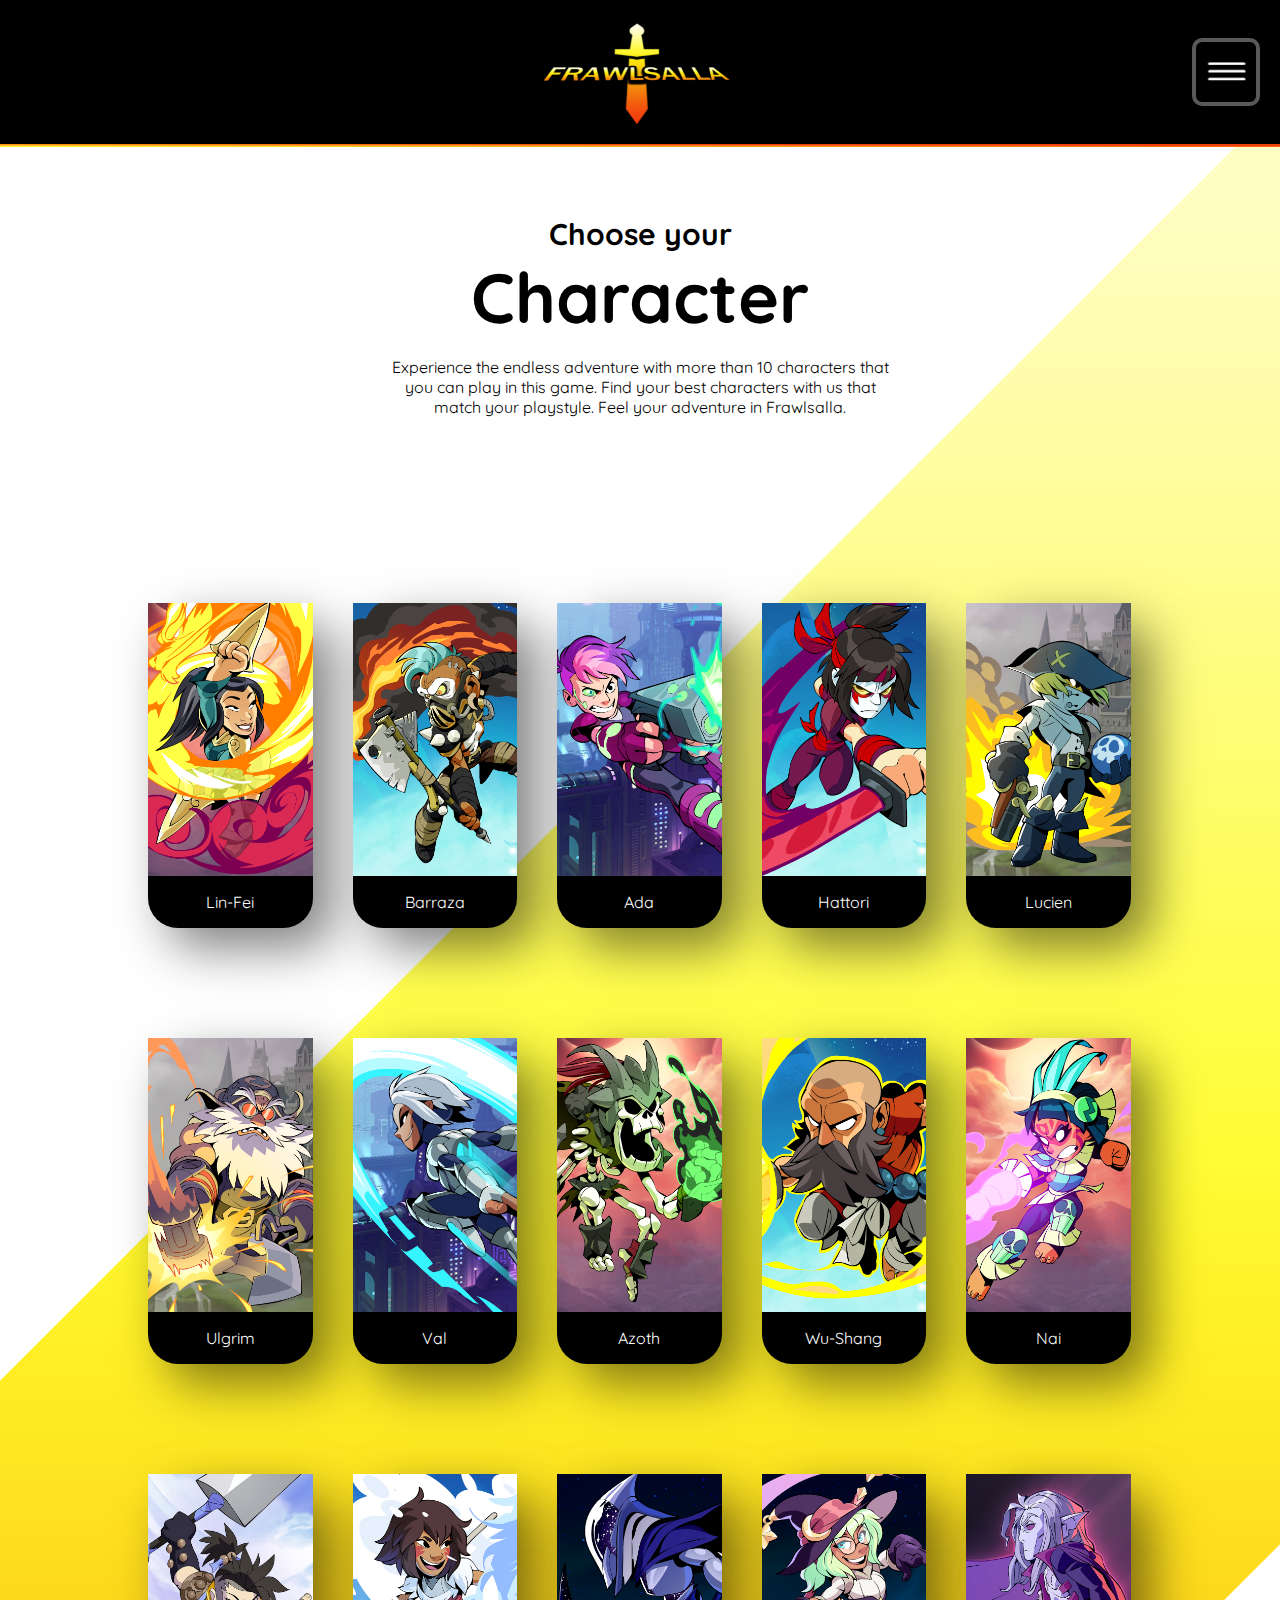
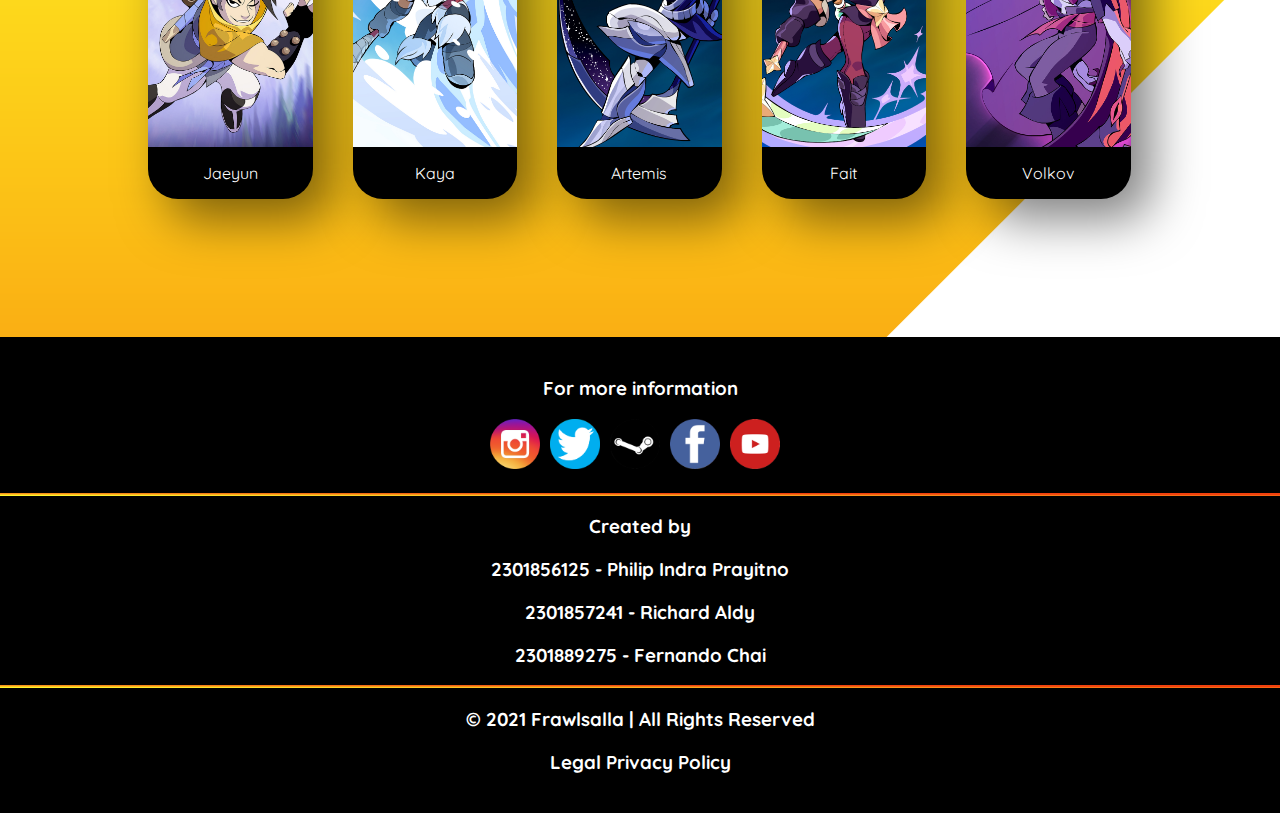
<file: Frawlsalla/characters.html>
<!DOCTYPE html>

<head>
    <meta charset="UTF-8">
    <meta http-equiv="X-UA-Compatible" content="IE=edge">
    <meta name="viewport" content="width=device-width, initial-scale=1.0">

    <link rel="preconnect" href="https://fonts.gstatic.com">
    <link rel="stylesheet" href="CSS/header-footer-style.css">
    <link rel="stylesheet" href="CSS/character-style.css">

    <script src="https://ajax.googleapis.com/ajax/libs/jquery/3.5.1/jquery.min.js"></script>
    <script src="JS/header.js"></script>

    <link href="https://fonts.googleapis.com/css2?family=Quicksand:wght@300;400;500;600;700&display=swap"
        rel="stylesheet">
    <link
        href="https://fonts.googleapis.com/css2?family=Poppins:ital,wght@0,100;0,200;0,300;0,400;0,500;0,600;0,700;0,800;0,900;1,100;1,200;1,300;1,400;1,500;1,600;1,700;1,800;1,900&display=swap"
        rel="stylesheet">
    <title>Frawlsalla</title>
</head>

<body>
    <header>
        <nav id="header-navbar">
            <div></div>
            <a class="logo" href="index.html"><img id="icn-logo" src="Assets/icn-logo.png"></a>
            <div class="header-navbar-menu">
                <button onclick="toggleMenu()"></button>
            </div>
        </nav>
        <div class="gradient-background custom-separator"></div>
        <nav id="header-navbar-menu-list">
            <div id="header-navbar-dropdown-menu">
                <span>Menu &#9660;</span>
                <ul>
                    <li><a href="index.html">Home</a></li>
                    <li><a href="characters.html">Characters</a></li>
                    <li><a href="event.html">Events</a></li>
                    <li><a href="screenshots.html">Screenshots</a></li>
                    <li><a href="play-now.html">Play Now</a></li>
                </ul>
            </div>
        </nav>
    </header>

    <main>
        <div class="content">
            <div class="characters-content">
                <div class="Content-1-txt">
                    <h3>Choose your</h3>
                    <h1>Character</h1>
                    <p> Experience the endless adventure with more than 10 characters that you can play in this game.
                        Find your best characters with us that match your playstyle. Feel your adventure in Frawlsalla.
                    </p>
                </div>

                <div class="characters-content-grid">
                    <div class="character">
                        <div class="sub-character">
                            <img src="Assets/Characters/Lin-Fei.png" alt="Lin-Fei" width="200px">
                            <p>Lin-Fei</p>
                        </div>
                    </div>

                    <div class="character ">
                        <div class="sub-character">
                            <img src="Assets/Characters/Barraza.png" alt="Barraza" width="200px">
                            <p>Barraza</p>
                        </div>
                    </div>
    
                    <div class="character">
                        <div class="sub-character">
                            <img src="Assets/Characters/Ada.png" alt="Ada" width="200px">
                            <p>Ada</p>
                        </div>
                    </div>
    
                    <div class="character">
                        <div class="sub-character">
                            <img src="Assets/Characters/Hattori.png" alt="Hattori" width="200px">
                            <p>Hattori</p>
                        </div>
                    </div>
                    <div class="character">
                        <div class="sub-character">
                            <img src="Assets/Characters/Lucien.png" alt="Lucien" width="200px">
                            <p>Lucien</p>
                        </div>
                    </div>
            
                    <div class="character">
                        <div class="sub-character">
                            <img src="Assets/Characters/Ulgrim.png" alt="Ulgrim" width="200px">
                            <p>Ulgrim</p>
                        </div>
                    </div>
            
                    <div class="character">
                        <div class="sub-character">
                            <img src="Assets/Characters/Val.png" alt="Val" width="200px">
                            <p>Val</p>
                        </div>
                    </div>
            
                    <div class="character">
                        <div class="sub-character">
                            <img src="Assets/Characters/Azoth.png" alt="Azoth" width="200px">
                            <p>Azoth</p>
                        </div>
                    </div>
            
                    <div class="character">
                        <div class="sub-character">
                            <img src="Assets/Characters/Wu-Shang.png" alt="Wu-Shang" width="200px">
                            <p>Wu-Shang</p>
                        </div>
                    </div>
            
                    <div class="character">
                        <div class="sub-character">
                            <img src="Assets/Characters/Nai.png" alt="Nai" width="200px">
                            <p>Nai</p>
                        </div>
                    </div>
            
                    <div class="character">
                        <div class="sub-character">
                            <img src="Assets/Characters/Jaeyun_WebSplash.jpg" alt="Jaeyun" width="200px">
                            <p>Jaeyun</p>
                        </div>
                    </div>
            
                    <div class="character">
                        <div class="sub-character">
                            <img src="Assets/Characters/Kaya.png" alt="Kaya" width="200px">
                            <p>Kaya</p>
                        </div>
                    </div>
            
                    <div class="character">
                        <div class="sub-character">
                            <img src="Assets/Characters/Artemis.png" alt="Artemis" width="200px">
                            <div class="character-name">
                                <p>Artemis</p>
                            </div>
                        </div>
                    </div>
            
                    <div class="character">
                        <div class="sub-character">
                            <img src="Assets/Characters/Fait.png" alt="Fait" width="200px">
                            <p>Fait</p>
                        </div>
                    </div>
            
                    <div class="character">
                        <div class="sub-character">
                            <img src="Assets/Characters/LegendSPLASHCard_Volkov.jpg" alt="Volkov" width="200px">
                            <p>Volkov</p>
                        </div>
                    </div>

                </div>
            </div>
        </div>
    </main>

    <footer>
        <h3>For more information</h3>
        <div class="footer-social-media">
            <a href="https://www.instagram.com/brawlhallafr/" target="_blank">
                <img id="footer-image-icon" src="Assets/instagram.png">
            </a>
            <a href="https://twitter.com/brawlhalla" target="_blank">
                <img id="footer-image-icon" src="Assets/twitter.png">
            </a>
            <a href="https://store.steampowered.com/app/291550/Brawlhalla/" target="_blank">
                <img id="footer-image-icon" src="Assets/steam.png">
            </a>
            <a href="https://www.facebook.com/Brawlhalla/" target="_blank">
                <img id="footer-image-icon" src="Assets/facebook.png">
            </a>
            <a href="https://www.youtube.com/user/Brawlhalla" target="_blank">
                <img id="footer-image-icon" src="Assets/youtube.png">
            </a>
        </div>

        <br>
        <div class="gradient-background custom-separator"></div>
        <h3>Created by</h3>
        <h3>2301856125 - Philip Indra Prayitno</h3>
        <h3>2301857241 - Richard Aldy</h3>
        <h3>2301889275 - Fernando Chai</h3>

        <div class="gradient-background custom-separator"></div>
        <h3>© 2021 Frawlsalla | All Rights Reserved</h3>
        <h3>Legal Privacy Policy</h3>
    </footer>
</body>

</html>
</file>
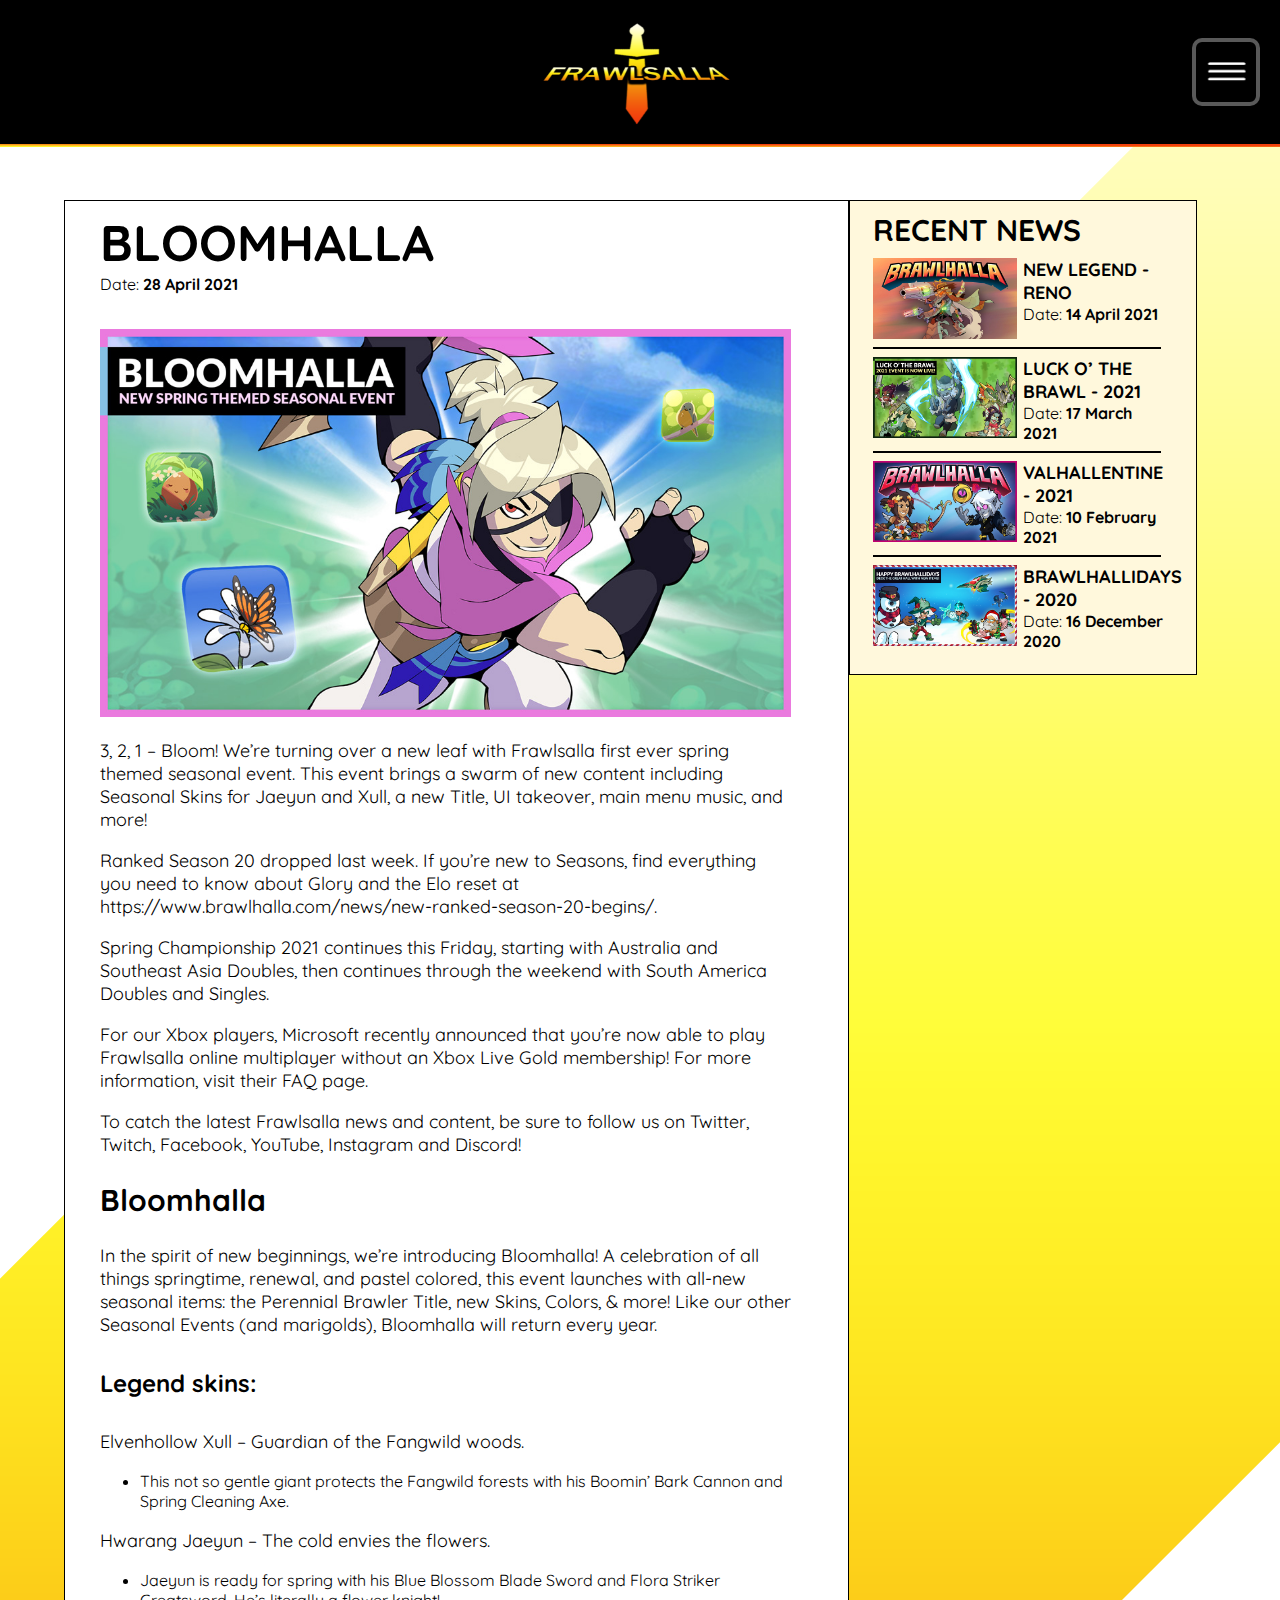
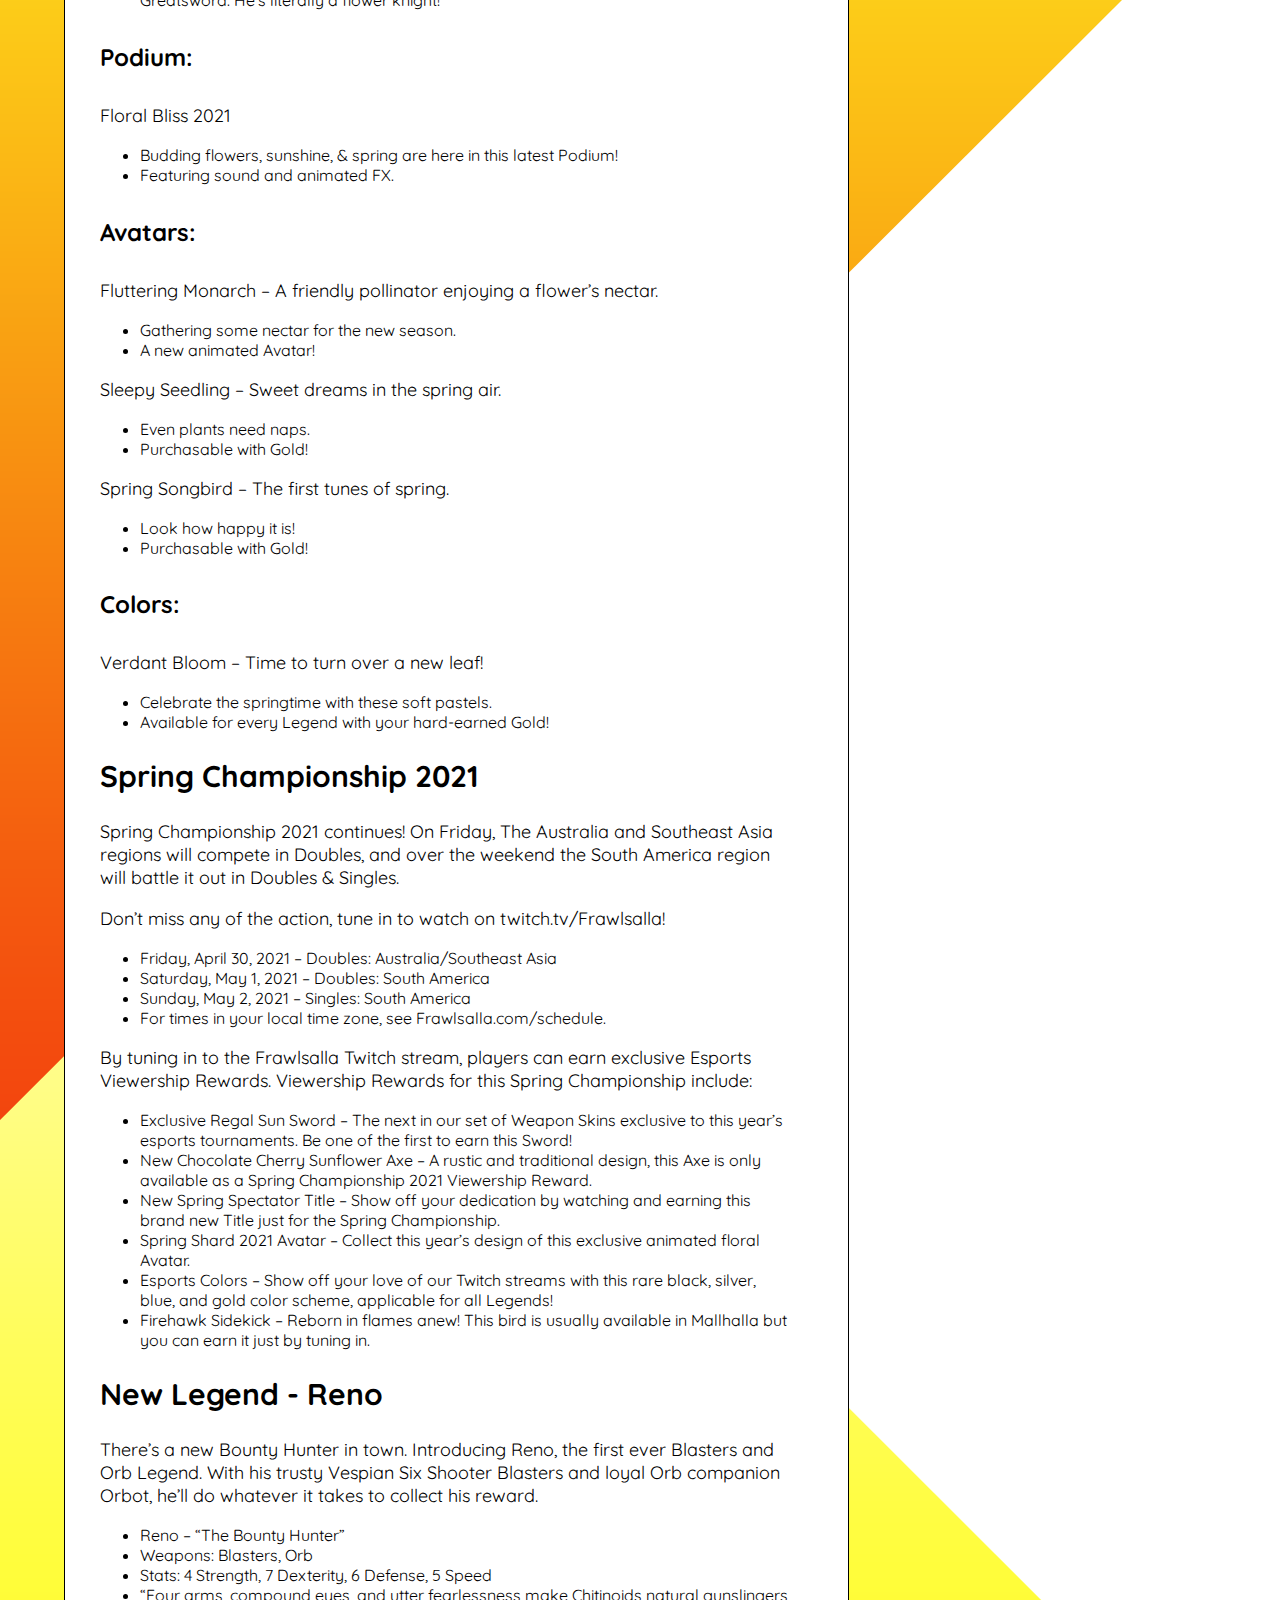
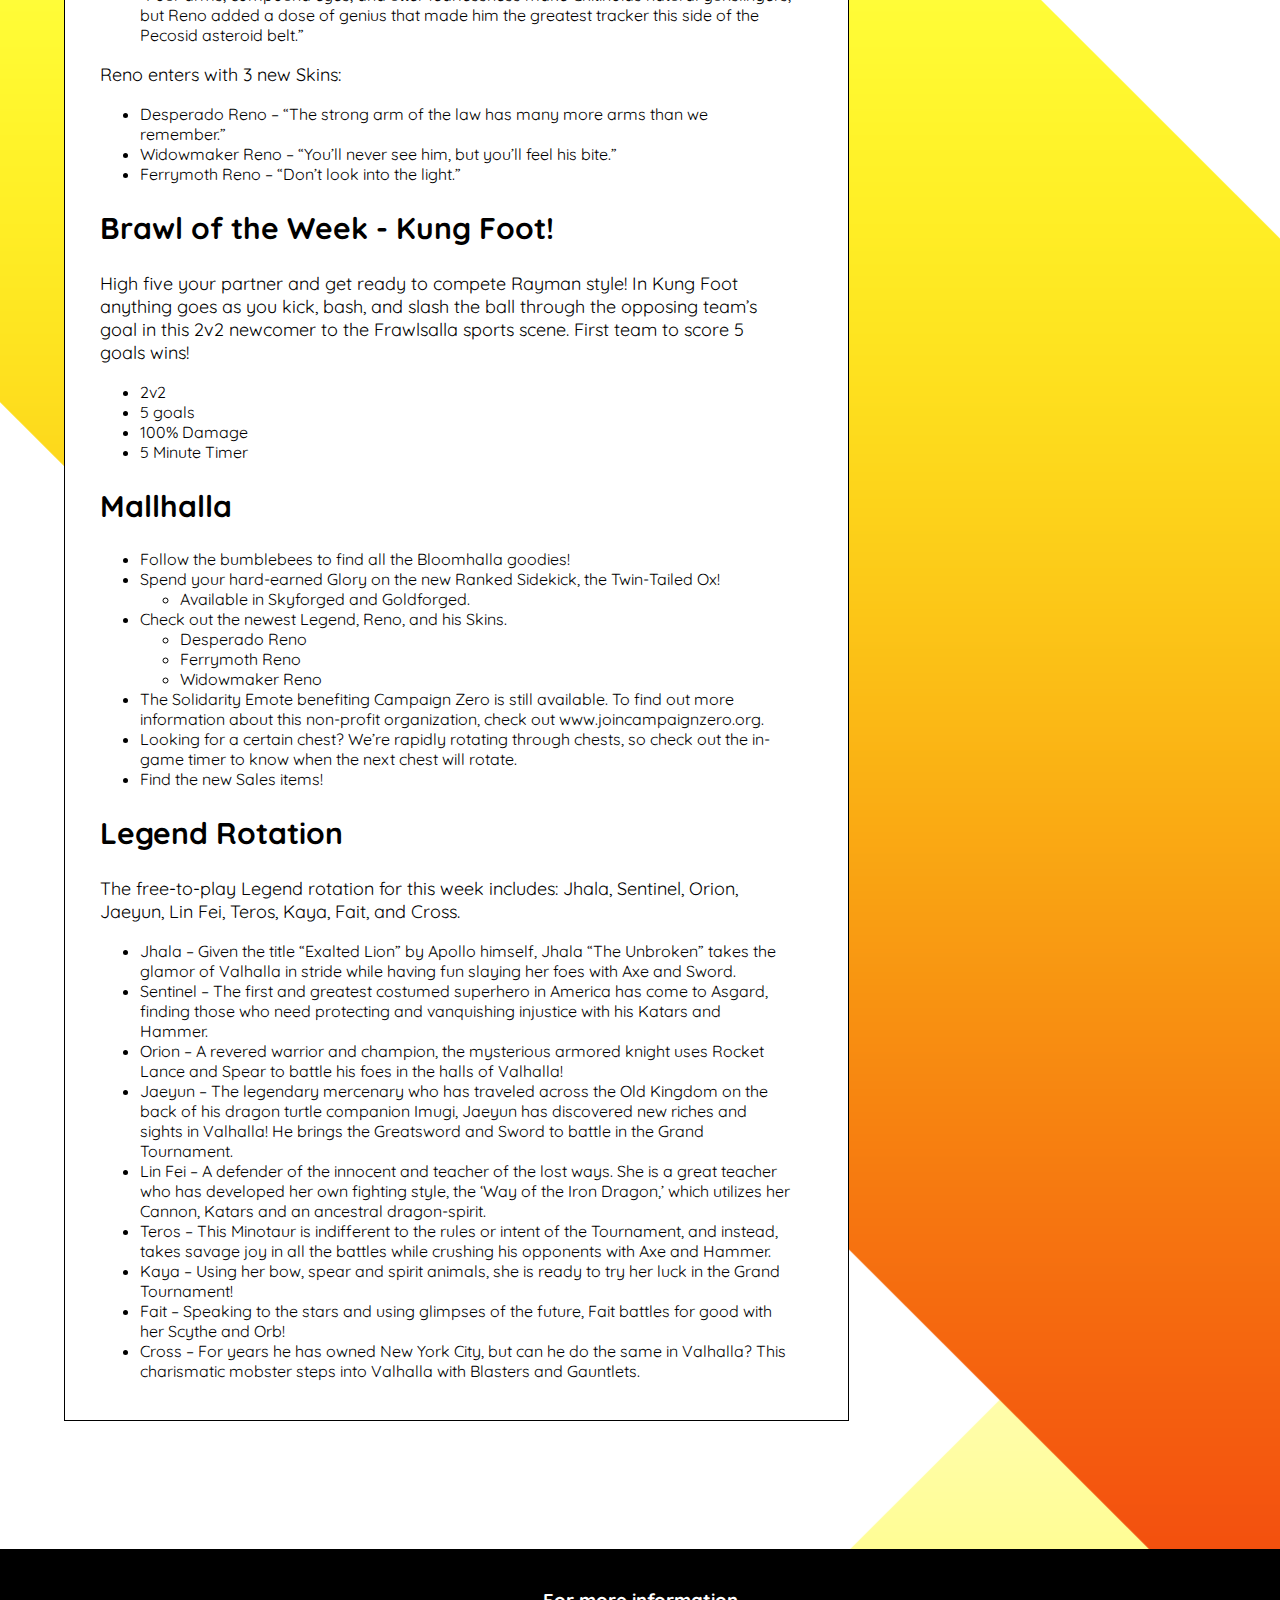
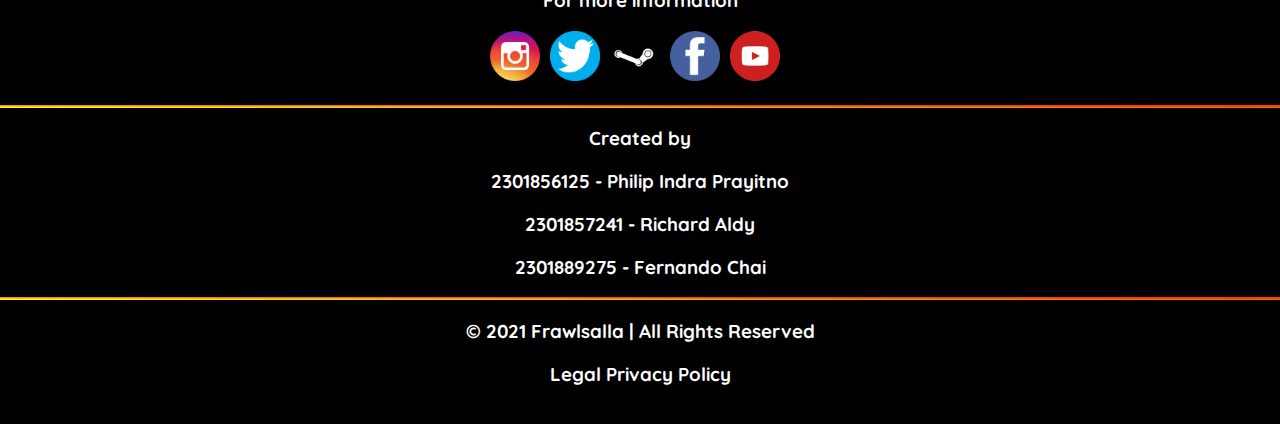
<file: Frawlsalla/event-1.html>
<!DOCTYPE html>
    <head>
        <meta charset="UTF-8">
        <meta http-equiv="X-UA-Compatible" content="IE=edge">
        <meta name="viewport" content="width=device-width, initial-scale=1.0">

        <link rel="preconnect" href="https://fonts.gstatic.com">
        <link rel="stylesheet" href="CSS/header-footer-style.css">
        <link rel="stylesheet" href="CSS/event-details-style.css">

        <script src="https://ajax.googleapis.com/ajax/libs/jquery/3.5.1/jquery.min.js"></script>
        <script src="JS/header.js"></script>

        <link href="https://fonts.googleapis.com/css2?family=Quicksand:wght@300;400;500;600;700&display=swap" rel="stylesheet">
        <link href="https://fonts.googleapis.com/css2?family=Poppins:ital,wght@0,100;0,200;0,300;0,400;0,500;0,600;0,700;0,800;0,900;1,100;1,200;1,300;1,400;1,500;1,600;1,700;1,800;1,900&display=swap" rel="stylesheet">
        
        <title>Frawlsalla</title>
    </head>
    <body>
        <header>
            <nav id="header-navbar">
                <div></div>
                <a class="logo" href="index.html"><img id="icn-logo" src="Assets/icn-logo.png"></a>
                <div class="header-navbar-menu">
                    <button onclick="toggleMenu()"></button>
                </div>
            </nav>
            <div class="gradient-background custom-separator"></div>
            <nav id="header-navbar-menu-list">
                <div id="header-navbar-dropdown-menu">
                    <span>Menu &#9660;</span>
                    <ul>
                        <li><a href="index.html">Home</a></li>
                        <li><a href="characters.html">Characters</a></li>
                        <li><a href="event.html">Events</a></li>
                        <li><a href="screenshots.html">Screenshots</a></li>
                        <li><a href="play-now.html">Play Now</a></li>
                    </ul>
                </div>
            </nav>
        </header>
        <main>
            <div id="content">
                <div id="event-details">
                    <div id="event-details-header">
                        <div id="event-details-header-title">
                            <b>BLOOMHALLA</b>
                        </div>
                        <div id="event-details-header-date">
                            Date: <strong>28 April 2021</strong>
                        </div>
                    </div>
                    <div id="event-details-banner">
                        <img src="./Assets/Events/img-bloomhalla.jpg">
                    </div>
                    <div id="event-details-text">
                        <p>
                            3, 2, 1 – Bloom! We’re turning over a new leaf with Frawlsalla 
                            first ever spring themed seasonal event. This event brings a swarm of 
                            new content including Seasonal Skins for Jaeyun and Xull, a new Title, 
                            UI takeover, main menu music, and more!
                        </p>
                        <p>
                            Ranked Season 20 dropped last week. If you’re new to Seasons, 
                            find everything you need to know about Glory and the Elo reset 
                            at https://www.brawlhalla.com/news/new-ranked-season-20-begins/.
                        </p>
                        <p>
                            Spring Championship 2021 continues this Friday, starting with Australia 
                            and Southeast Asia Doubles, then continues through the weekend with 
                            South America Doubles and Singles.
                        </p>
                        <p>
                            For our Xbox players, Microsoft recently announced that you’re now 
                            able to play Frawlsalla online multiplayer without an Xbox Live Gold 
                            membership! For more information, visit their FAQ page.
                        </p>
                        <p>
                            To catch the latest Frawlsalla news and content, be sure to follow us 
                            on Twitter, Twitch, Facebook, YouTube, Instagram and Discord!
                        </p>
                        <h2>
                            Bloomhalla
                        </h2>
                        <p>
                            In the spirit of new beginnings, we’re introducing Bloomhalla! 
                            A celebration of all things springtime, renewal, and pastel colored, 
                            this event launches with all-new seasonal items: the Perennial Brawler Title, 
                            new Skins, Colors, & more! Like our other Seasonal Events (and marigolds), 
                            Bloomhalla will return every year.
                        </p>
                        <h4>
                            Legend skins:
                        </h4>
                        <div class="event-details-subcategory">
                            <div class="event-details-subcategory-text">
                                <p>
                                    Elvenhollow Xull – Guardian of the Fangwild woods.
                                </p>
                                <ul>
                                    <li>This not so gentle giant protects the Fangwild forests with his 
                                        Boomin’ Bark Cannon and Spring Cleaning Axe.</li>
                                </ul>
                            </div>
                        </div>
                        <div class="event-details-subcategory">
                            <div class="event-details-subcategory-text">
                                <p>
                                    Hwarang Jaeyun – The cold envies the flowers.
                                </p>
                                <ul>
                                    <li>Jaeyun is ready for spring with his Blue Blossom Blade Sword 
                                        and Flora Striker Greatsword. He’s literally a flower knight!</li>
                                </ul>
                            </div>
                        </div>
                        <h4>
                            Podium:
                        </h4>
                        <div class="event-details-subcategory">
                            <div class="event-details-subcategory-text">
                                <p>
                                    Floral Bliss 2021
                                </p>
                                <ul>
                                    <li>Budding flowers, sunshine, & spring are here in this latest Podium!</li>
                                    <li>Featuring sound and animated FX.</li>
                                </ul>
                            </div>
                        </div>
                        <h4>
                            Avatars:
                        </h4>
                        <div class="event-details-subcategory">
                            <div class="event-details-subcategory-text">
                                <p>
                                    Fluttering Monarch – A friendly pollinator enjoying a flower’s nectar.
                                </p>
                                <ul>
                                    <li>Gathering some nectar for the new season.</li>
                                    <li>A new animated Avatar!</li>
                                </ul>
                            </div>
                        </div>
                        <div class="event-details-subcategory">
                            <div class="event-details-subcategory-text">
                                <p>
                                    Sleepy Seedling – Sweet dreams in the spring air.
                                </p>
                                <ul>
                                    <li>Even plants need naps.</li>
                                    <li>Purchasable with Gold!</li>
                                </ul>
                            </div>
                        </div>
                        <div class="event-details-subcategory">
                            <div class="event-details-subcategory-text">
                                <p>
                                    Spring Songbird – The first tunes of spring.
                                </p>
                                <ul>
                                    <li>Look how happy it is!</li>
                                    <li>Purchasable with Gold!</li>
                                </ul>
                            </div>
                        </div>
                        <h4>
                            Colors:
                        </h4>
                        <div class="event-details-subcategory">
                            <div class="event-details-subcategory-text">
                                <p>
                                    Verdant Bloom – Time to turn over a new leaf!
                                </p>
                                <ul>
                                    <li>Celebrate the springtime with these soft pastels.</li>
                                    <li>Available for every Legend with your hard-earned Gold!</li>
                                </ul>
                            </div>
                        </div>
                        <h2>
                            Spring Championship 2021
                        </h2>
                        <p>
                            Spring Championship 2021 continues! On Friday, The Australia and Southeast Asia 
                            regions will compete in Doubles, and over the weekend the South America 
                            region will battle it out in Doubles & Singles.
                        </p>
                        <p>
                            Don’t miss any of the action, tune in to watch on twitch.tv/Frawlsalla!
                        </p>
                        <ul>
                            <li>Friday, April 30, 2021 – Doubles: Australia/Southeast Asia</li>
                            <li>Saturday, May 1, 2021 – Doubles: South America</li>
                            <li>Sunday, May 2, 2021 – Singles: South America</li>
                            <li>For times in your local time zone, see Frawlsalla.com/schedule.</li>
                        </ul>
                        <p>
                            By tuning in to the Frawlsalla Twitch stream, players can earn exclusive 
                            Esports Viewership Rewards. Viewership Rewards for this Spring Championship include:
                        </p>
                        <ul>
                            <li>Exclusive Regal Sun Sword – The next in our set of Weapon Skins exclusive 
                                to this year’s esports tournaments. Be one of the first to earn this Sword!</li>
                            <li>New Chocolate Cherry Sunflower Axe – A rustic and traditional design, 
                                this Axe is only available as a Spring Championship 2021 Viewership Reward.</li>
                            <li>New Spring Spectator Title – Show off your dedication by watching and 
                                earning this brand new Title just for the Spring Championship.</li>
                            <li>Spring Shard 2021 Avatar – Collect this year’s design of this exclusive animated floral Avatar.</li>
                            <li>Esports Colors – Show off your love of our Twitch streams with this rare black, 
                                silver, blue, and gold color scheme, applicable for all Legends!</li>
                            <li>Firehawk Sidekick – Reborn in flames anew! This bird is usually available in 
                                Mallhalla but you can earn it just by tuning in.</li>
                        </ul>
                        <h2>
                            New Legend - Reno
                        </h2>
                        <p>
                            There’s a new Bounty Hunter in town. Introducing Reno, the first ever 
                            Blasters and Orb Legend. With his trusty Vespian Six Shooter Blasters and 
                            loyal Orb companion Orbot, he’ll do whatever it takes to collect his reward. 
                        </p>
                        <ul>
                            <li>Reno – “The Bounty Hunter”</li>
                            <li>Weapons: Blasters, Orb</li>
                            <li>Stats: 4 Strength, 7 Dexterity, 6 Defense, 5 Speed</li>
                            <li>“Four arms, compound eyes, and utter fearlessness make Chitinoids 
                                natural gunslingers, but Reno added a dose of genius that made him the greatest 
                                tracker this side of the Pecosid asteroid belt.”</li>
                        </ul>
                        <p>
                            Reno enters with 3 new Skins:
                        </p>
                        <ul>
                            <li>Desperado Reno – “The strong arm of the law has many more arms than we remember.”</li>
                            <li>Widowmaker Reno – “You’ll never see him, but you’ll feel his bite.”</li>
                            <li>Ferrymoth Reno – “Don’t look into the light.”</li>
                        </ul>
                        <h2>
                            Brawl of the Week - Kung Foot!
                        </h2>
                        <p>
                            High five your partner and get ready to compete Rayman style! In Kung Foot 
                            anything goes as you kick, bash, and slash the ball through the opposing 
                            team’s goal in this 2v2 newcomer to the Frawlsalla sports scene. First team 
                            to score 5 goals wins!
                        </p>
                        <ul>
                            <li>2v2</li>
                            <li>5 goals</li>
                            <li>100% Damage</li>
                            <li>5 Minute Timer</li>
                        </ul>
                        <h2>
                            Mallhalla
                        </h2>
                        <ul>
                            <li>Follow the bumblebees to find all the Bloomhalla goodies!</li>
                            <li>Spend your hard-earned Glory on the new Ranked Sidekick, the Twin-Tailed Ox!
                                <ul>
                                    <li>Available in Skyforged and Goldforged.</li>
                                </ul>
                            </li>
                            <li>Check out the newest Legend, Reno, and his Skins.
                                <ul>
                                    <li>Desperado Reno</li>
                                    <li>Ferrymoth Reno</li>
                                    <li>Widowmaker Reno</li>
                                </ul>
                            </li>
                            <li>The Solidarity Emote benefiting Campaign Zero is still available. 
                                To find out more information about this non-profit organization, 
                                check out www.joincampaignzero.org.</li>
                            <li>Looking for a certain chest? We’re rapidly rotating through chests, 
                                so check out the in-game timer to know when the next chest will rotate.</li>
                            <li>Find the new Sales items!</li>
                        </ul>
                        <h2>
                            Legend Rotation
                        </h2>
                        <p>
                            The free-to-play Legend rotation for this week includes: Jhala, 
                            Sentinel, Orion, Jaeyun, Lin Fei, Teros, Kaya, Fait, and Cross.
                        </p>
                        <ul>
                            <li>Jhala – Given the title “Exalted Lion” by Apollo himself, Jhala “The Unbroken” 
                                takes the glamor of Valhalla in stride while having fun slaying her foes with Axe and Sword.</li>
                            <li>Sentinel – The first and greatest costumed superhero in America has come to Asgard, 
                                finding those who need protecting and vanquishing injustice with his Katars and Hammer.</li>
                            <li>Orion – A revered warrior and champion, the mysterious armored knight uses Rocket Lance 
                                and Spear to battle his foes in the halls of Valhalla!</li>
                            <li>Jaeyun – The legendary mercenary who has traveled across the Old Kingdom on 
                                the back of his dragon turtle companion Imugi, Jaeyun has discovered new riches and 
                                sights in Valhalla! He brings the Greatsword and Sword to battle in the Grand Tournament.</li>
                            <li>Lin Fei – A defender of the innocent and teacher of the lost ways.  
                                She is a great teacher who has developed her own fighting style, 
                                the ‘Way of the Iron Dragon,’ which utilizes her Cannon, Katars and an ancestral dragon-spirit.</li>
                            <li>Teros – This Minotaur is indifferent to the rules or intent of the Tournament, and instead, 
                                takes savage joy in all the battles while crushing his opponents with Axe and Hammer.</li>
                            <li>Kaya – Using her bow, spear and spirit animals, she is ready to try her luck in the Grand Tournament!</li>
                            <li>Fait – Speaking to the stars and using glimpses of the future, Fait battles for good with her Scythe and Orb!</li>
                            <li>Cross – For years he has owned New York City, but can he do the same in Valhalla?  
                                This charismatic mobster steps into Valhalla with Blasters and Gauntlets.</li>
                        </ul>
                    </div>
                </div>
                <div id="recent-news">
                    <div id="recent-news-title">
                        <b>RECENT NEWS</b>
                    </div>
                    <a href="event-2.html">
                        <div class="recent-news-box">
                            <img src="./Assets/Events/img-reno.jpg">
                            <div class="recent-news-box-details">
                                <div class="recent-news-box-title">
                                    <b>NEW LEGEND - RENO</b>
                                </div>
                                <div class="recent-news-box-date">
                                    Date: <strong>14 April 2021</strong>
                                </div>
                            </div>
                        </div>
                    </a>
                    <hr>
                    <a href="event-3.html">
                        <div class="recent-news-box">
                            <img src="./Assets/Events/img-luckothebrawl.jpg">
                            <div class="recent-news-box-details">
                                <div class="recent-news-box-title">
                                    <b>LUCK O’ THE BRAWL - 2021</b>
                                </div>
                                <div class="recent-news-box-date">
                                    Date: <strong>17 March 2021</strong>
                                </div>
                            </div>
                        </div>
                    </a>
                    <hr>
                    <a href="event-4.html">
                        <div class="recent-news-box">
                            <img src="./Assets/Events/img-valhallentine.jpg">
                            <div class="recent-news-box-details">
                                <div class="recent-news-box-title">
                                    <b>VALHALLENTINE - 2021</b>
                                </div>
                                <div class="recent-news-box-date">
                                    Date: <strong>10 February 2021</strong>
                                </div>
                            </div>
                        </div>
                    </a>
                    <hr>
                    <a href="event-5.html">
                        <div class="recent-news-box">
                            <img src="./Assets/Events/img-brawlhallidays.jpg">
                            <div class="recent-news-box-details">
                                <div class="recent-news-box-title">
                                    <b>BRAWLHALLIDAYS - 2020</b>
                                </div>
                                <div class="recent-news-box-date">
                                    Date: <strong>16 December 2020</strong>
                                </div>
                            </div>
                        </div>
                    </a>
                </div>
            </div>
        </main>

        <footer>
            <h3>For more information</h3>
            <div class="footer-social-media">
                <a href="https://www.instagram.com/brawlhallafr/" target="_blank">
                    <img id="footer-image-icon" src="Assets/instagram.png">
                </a>
                <a href="https://twitter.com/brawlhalla" target="_blank">
                    <img id="footer-image-icon" src="Assets/twitter.png">
                </a>
                <a href="https://store.steampowered.com/app/291550/Brawlhalla/" target="_blank">
                    <img id="footer-image-icon" src="Assets/steam.png">
                </a>
                <a href="https://www.facebook.com/Brawlhalla/" target="_blank">
                    <img id="footer-image-icon" src="Assets/facebook.png">
                </a>
                <a href="https://www.youtube.com/user/Brawlhalla" target="_blank">
                    <img id="footer-image-icon" src="Assets/youtube.png">
                </a>
            </div>
    
            <br>
            <div class="gradient-background custom-separator"></div>
            <h3>Created by</h3>
            <h3>2301856125 - Philip Indra Prayitno</h3>
            <h3>2301857241 - Richard Aldy</h3>
            <h3>2301889275 - Fernando Chai</h3>
    
            <div class="gradient-background custom-separator"></div>
            <h3>© 2021 Frawlsalla | All Rights Reserved</h3>
            <h3>Legal Privacy Policy</h3>
        </footer>
    </body>
</html>
</file>
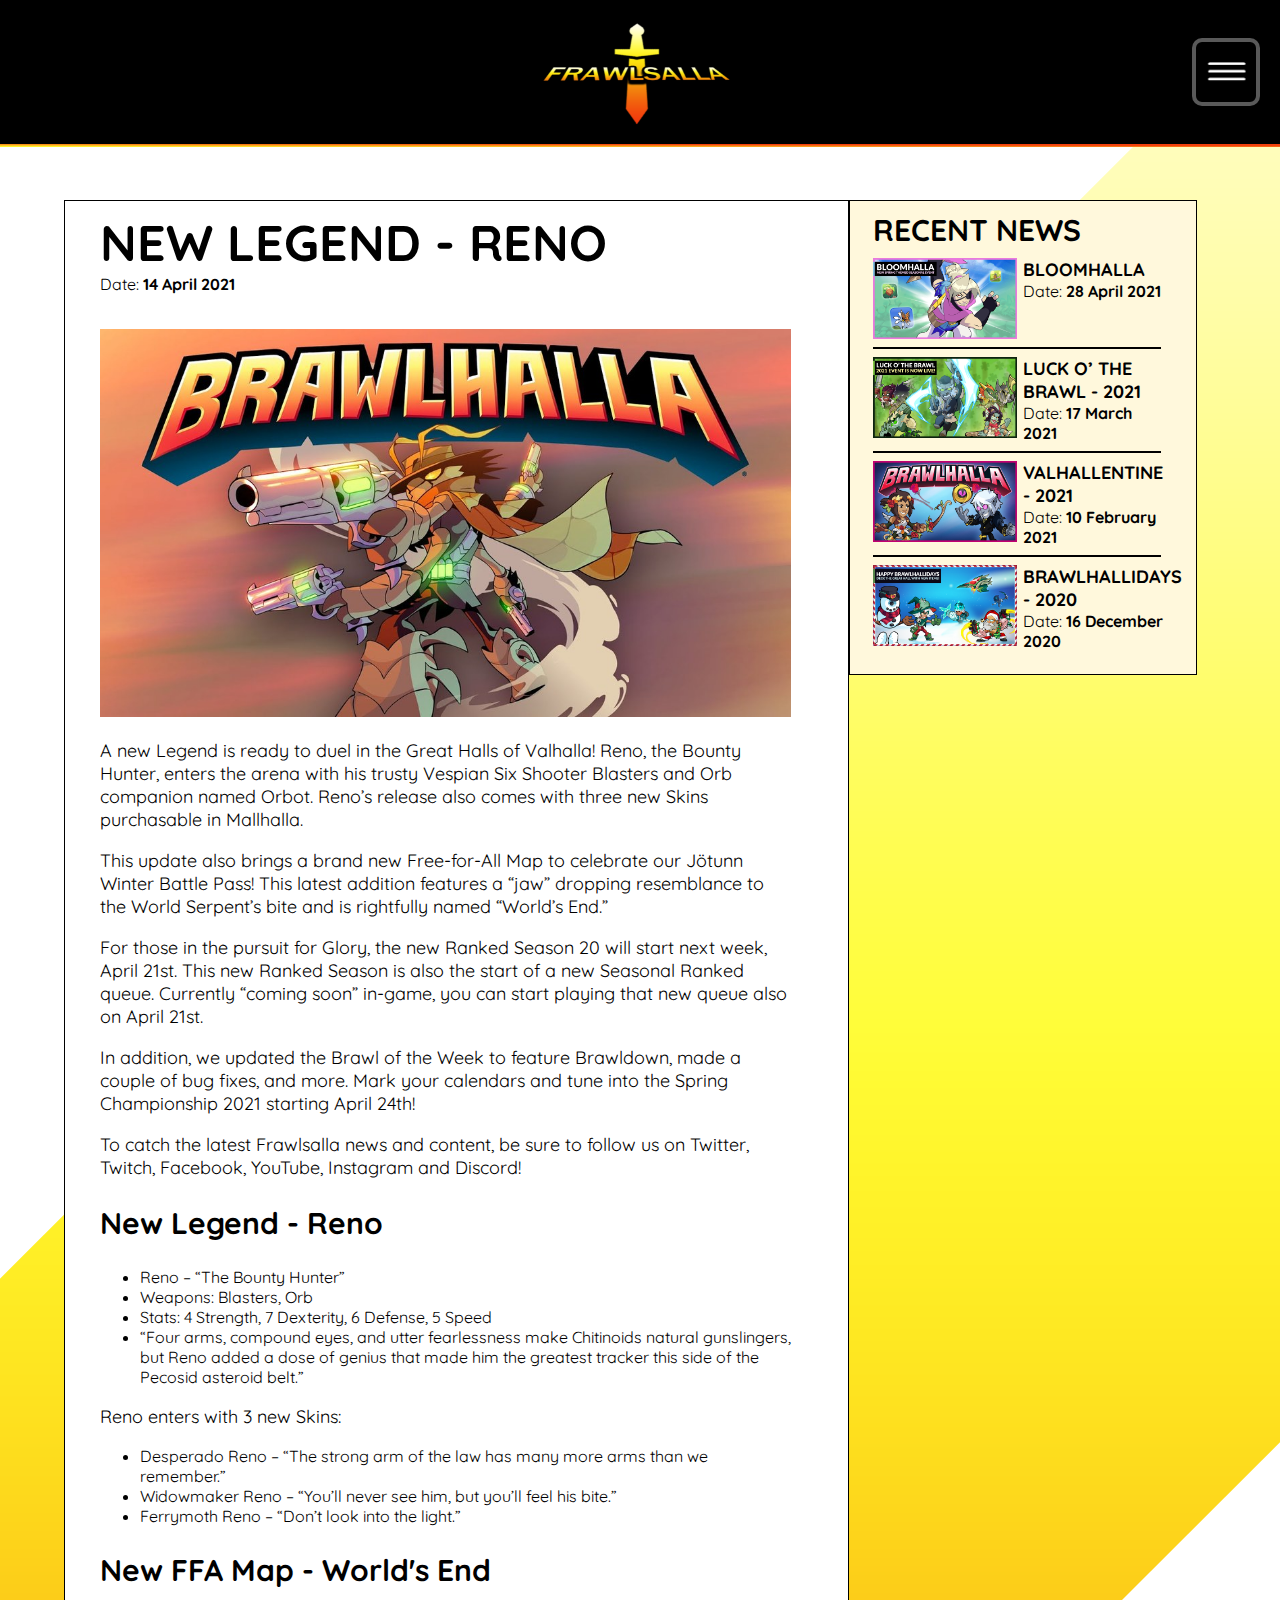
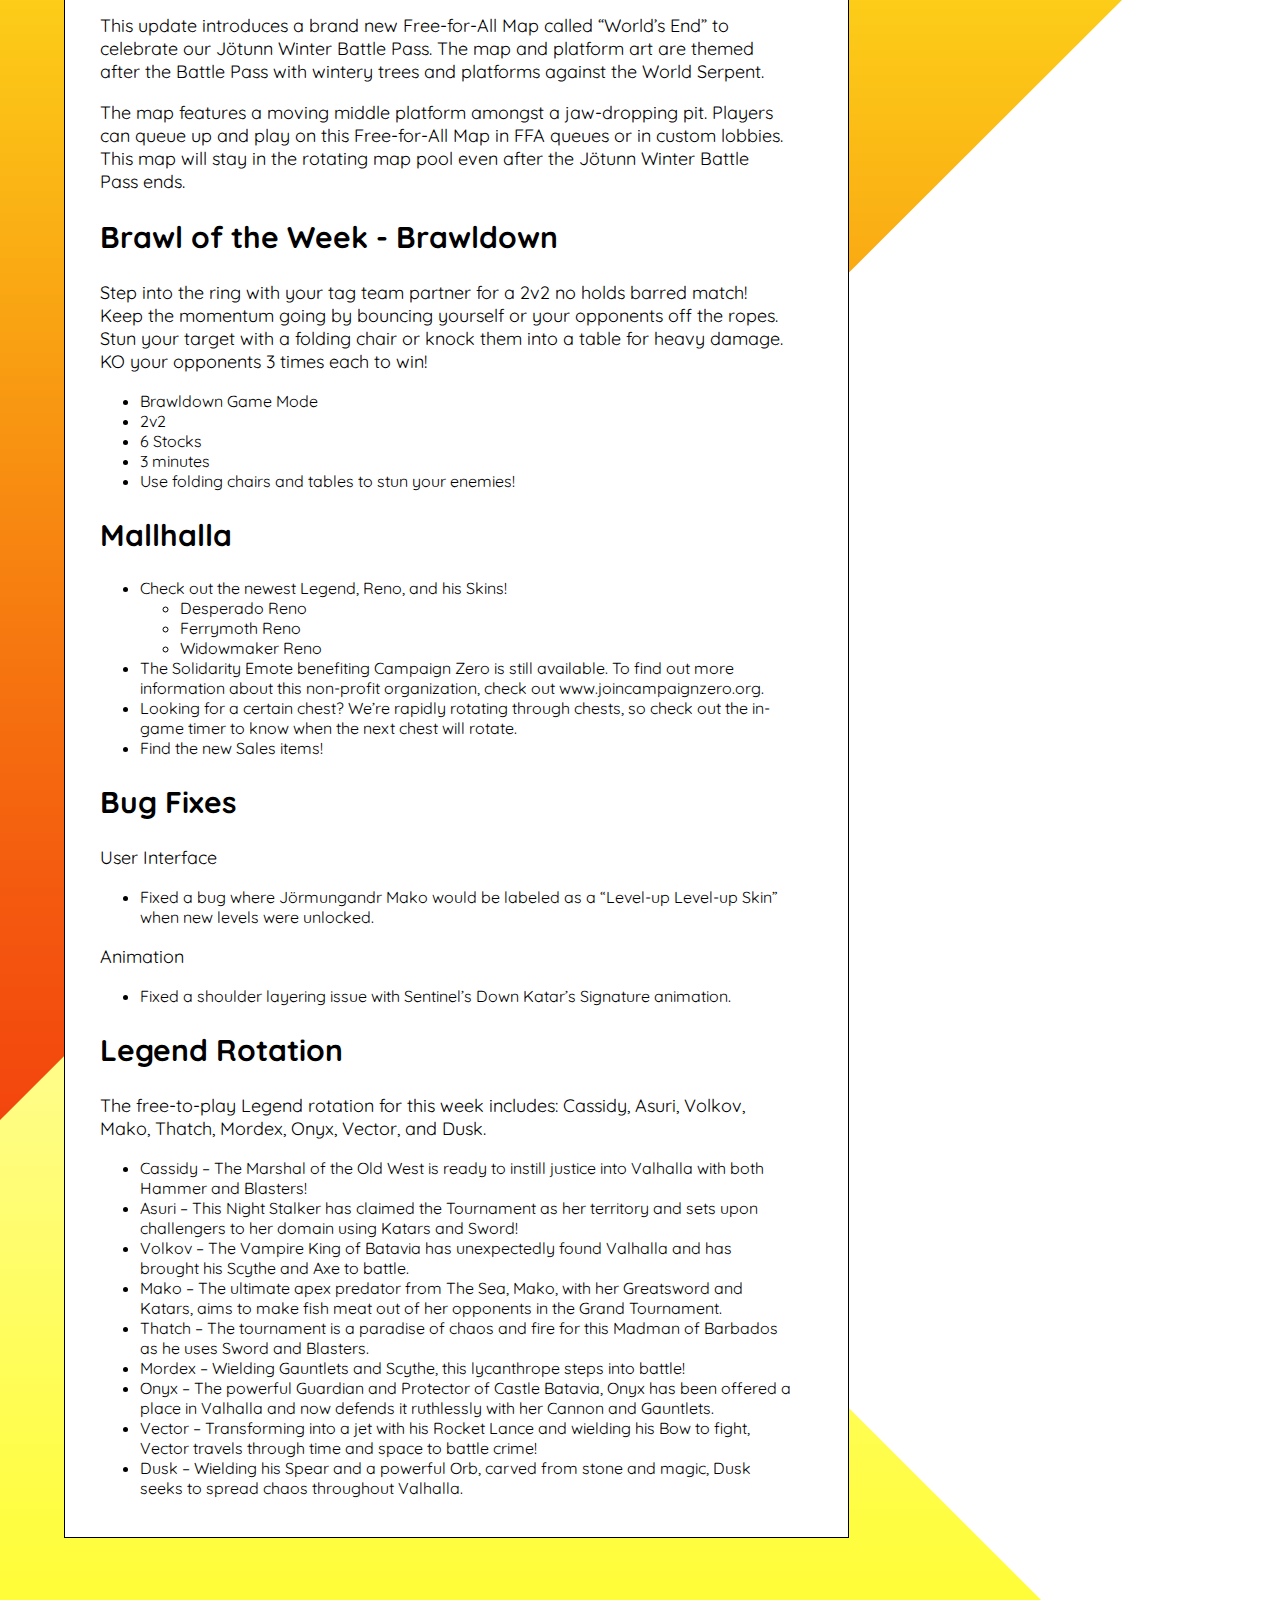
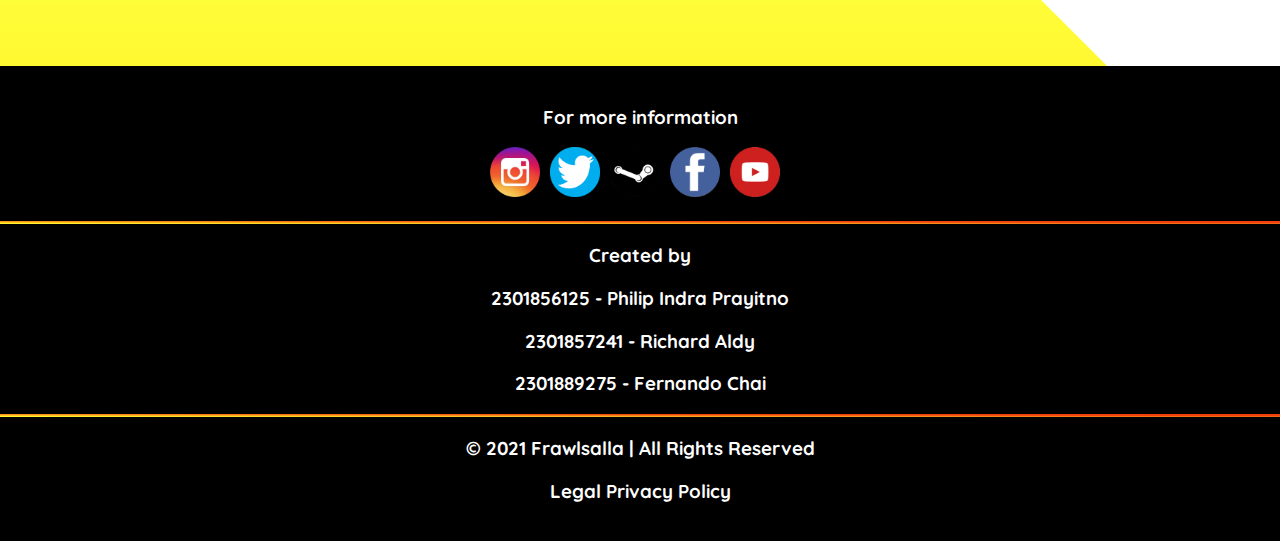
<file: Frawlsalla/event-2.html>
<!DOCTYPE html>
<head>
    <meta charset="UTF-8">
    <meta http-equiv="X-UA-Compatible" content="IE=edge">
    <meta name="viewport" content="width=device-width, initial-scale=1.0">

    <link rel="preconnect" href="https://fonts.gstatic.com">
    <link rel="stylesheet" href="CSS/header-footer-style.css">
    <link rel="stylesheet" href="CSS/event-details-style.css">

    <script src="https://ajax.googleapis.com/ajax/libs/jquery/3.5.1/jquery.min.js"></script>
    <script src="JS/header.js"></script>

    <link href="https://fonts.googleapis.com/css2?family=Quicksand:wght@300;400;500;600;700&display=swap" rel="stylesheet">
    <link href="https://fonts.googleapis.com/css2?family=Poppins:ital,wght@0,100;0,200;0,300;0,400;0,500;0,600;0,700;0,800;0,900;1,100;1,200;1,300;1,400;1,500;1,600;1,700;1,800;1,900&display=swap" rel="stylesheet">
    
    <title>Frawlsalla</title>
</head>
<body>
    <header>
        <nav id="header-navbar">
            <div></div>
            <a class="logo" href="index.html"><img id="icn-logo" src="Assets/icn-logo.png"></a>
            <div class="header-navbar-menu">
                <button onclick="toggleMenu()"></button>
            </div>
        </nav>
        <div class="gradient-background custom-separator"></div>
        <nav id="header-navbar-menu-list">
            <div id="header-navbar-dropdown-menu">
                <span>Menu &#9660;</span>
                <ul>
                    <li><a href="index.html">Home</a></li>
                    <li><a href="characters.html">Characters</a></li>
                    <li><a href="event.html">Events</a></li>
                    <li><a href="screenshots.html">Screenshots</a></li>
                    <li><a href="play-now.html">Play Now</a></li>
                </ul>
            </div>
        </nav>
    </header>
    <main>
        <div id="content">
            <div id="event-details">
                <div id="event-details-header">
                    <div id="event-details-header-title">
                        <b>NEW LEGEND - RENO</b>
                    </div>
                    <div id="event-details-header-date">
                        Date: <strong>14 April 2021</strong>
                    </div>
                </div>
                <div id="event-details-banner">
                    <img src="./Assets/Events/img-reno.jpg">
                </div>
                <div id="event-details-text">
                    <p>
                        A new Legend is ready to duel in the Great Halls of Valhalla! 
                        Reno, the Bounty Hunter, enters the arena with his trusty 
                        Vespian Six Shooter Blasters and Orb companion named Orbot. 
                        Reno’s release also comes with three new Skins purchasable in Mallhalla.
                    </p>
                    <p>
                        This update also brings a brand new Free-for-All Map to celebrate our 
                        Jötunn Winter Battle Pass! This latest addition features a “jaw” dropping 
                        resemblance to the World Serpent’s bite and is rightfully named “World’s End.”
                    </p>
                    <p>
                        For those in the pursuit for Glory, the new Ranked Season 20 will start 
                        next week, April 21st. This new Ranked Season is also the start of a new 
                        Seasonal Ranked queue. Currently “coming soon” in-game, you can start playing 
                        that new queue also on April 21st. 
                    </p>
                    <p>
                        In addition, we updated the Brawl of the Week to feature Brawldown, 
                        made a couple of bug fixes, and more. Mark your calendars and tune 
                        into the Spring Championship 2021 starting April 24th!
                    </p>
                    <p>
                        To catch the latest Frawlsalla news and content, be sure to follow us 
                        on Twitter, Twitch, Facebook, YouTube, Instagram and Discord!
                    </p>
                    <h2>
                        New Legend - Reno
                    </h2>
                    <ul>
                        <li>Reno – “The Bounty Hunter”</li>
                        <li>Weapons: Blasters, Orb</li>
                        <li>Stats: 4 Strength, 7 Dexterity, 6 Defense, 5 Speed</li>
                        <li>“Four arms, compound eyes, and utter fearlessness make Chitinoids 
                            natural gunslingers, but Reno added a dose of genius that made him the greatest 
                            tracker this side of the Pecosid asteroid belt.”</li>
                    </ul>
                    <p>
                        Reno enters with 3 new Skins:
                    </p>
                    <ul>
                        <li>Desperado Reno – “The strong arm of the law has many more arms than we remember.”</li>
                        <li>Widowmaker Reno – “You’ll never see him, but you’ll feel his bite.”</li>
                        <li>Ferrymoth Reno – “Don’t look into the light.”</li>
                    </ul>
                    <h2>
                        New FFA Map - World's End
                    </h2>
                    <p>
                        This update introduces a brand new Free-for-All Map called “World’s End” 
                        to celebrate our Jötunn Winter Battle Pass. The map and platform art are 
                        themed after the Battle Pass with wintery trees and platforms against the World Serpent.
                    </p>
                    <p>
                        The map features a moving middle platform amongst a jaw-dropping pit. 
                        Players can queue up and play on this Free-for-All Map in FFA queues 
                        or in custom lobbies. This map will stay in the rotating map pool even after 
                        the Jötunn Winter Battle Pass ends.
                    </p>
                    <h2>
                        Brawl of the Week - Brawldown
                    </h2>
                    <p>
                        Step into the ring with your tag team partner for a 2v2 no holds barred match! 
                        Keep the momentum going by bouncing yourself or your opponents off the ropes. 
                        Stun your target with a folding chair or knock them into a table for heavy damage. 
                        KO your opponents 3 times each to win!
                    </p>
                    <ul>
                        <li>Brawldown Game Mode</li>
                        <li>2v2</li>
                        <li>6 Stocks</li>
                        <li>3 minutes</li>
                        <li>Use folding chairs and tables to stun your enemies!</li>
                    </ul>
                    <h2>
                        Mallhalla
                    </h2>
                    <ul>
                        <li>Check out the newest Legend, Reno, and his Skins!
                            <ul>
                                <li>Desperado Reno</li>
                                <li>Ferrymoth Reno</li>
                                <li>Widowmaker Reno</li>
                            </ul>
                        </li>
                        <li>The Solidarity Emote benefiting Campaign Zero is still available. 
                            To find out more information about this non-profit organization, 
                            check out www.joincampaignzero.org.</li>
                        <li>Looking for a certain chest? We’re rapidly rotating through chests, 
                            so check out the in-game timer to know when the next chest will rotate.</li>
                        <li>Find the new Sales items!</li>
                    </ul>
                    <h2>
                        Bug Fixes
                    </h2>
                    <p>
                        User Interface
                    </p>
                    <ul>
                        <li>Fixed a bug where Jörmungandr Mako would be labeled as a 
                            “Level-up Level-up Skin” when new levels were unlocked.</li>
                    </ul>
                    <p>
                        Animation
                    </p>
                    <ul>
                        <li>Fixed a shoulder layering issue with Sentinel’s Down Katar’s Signature animation.</li>
                    </ul>
                    <h2>
                        Legend Rotation
                    </h2>
                    <p>
                        The free-to-play Legend rotation for this week includes: 
                        Cassidy, Asuri, Volkov, Mako, Thatch, Mordex, Onyx, Vector, and Dusk.
                    </p>
                    <ul>
                        <li>Cassidy – The Marshal of the Old West is ready to instill justice 
                            into Valhalla with both Hammer and Blasters!</li>
                        <li>Asuri – This Night Stalker has claimed the Tournament as her territory 
                            and sets upon challengers to her domain using Katars and Sword!</li>
                        <li>Volkov – The Vampire King of Batavia has unexpectedly found Valhalla 
                            and has brought his Scythe and Axe to battle.</li>
                        <li>Mako – The ultimate apex predator from The Sea, Mako, 
                            with her Greatsword and Katars, aims to make fish meat out of 
                            her opponents in the Grand Tournament.</li>
                        <li>Thatch – The tournament is a paradise of chaos and fire for this 
                            Madman of Barbados as he uses Sword and Blasters.</li>
                        <li>Mordex – Wielding Gauntlets and Scythe, this lycanthrope steps into battle!</li>
                        <li>Onyx – The powerful Guardian and Protector of Castle Batavia, 
                            Onyx has been offered a place in Valhalla and now defends it ruthlessly 
                            with her Cannon and Gauntlets.</li>
                        <li>Vector – Transforming into a jet with his Rocket Lance and 
                            wielding his Bow to fight, Vector travels through time and space to battle crime!</li>
                        <li>Dusk – Wielding his Spear and a powerful Orb, carved from stone and magic, 
                            Dusk seeks to spread chaos throughout Valhalla.</li>
                    </ul>
                </div>
            </div>
            <div id="recent-news">
                <div id="recent-news-title">
                    <b>RECENT NEWS</b>
                </div>
                <a href="event-1.html">
                    <div class="recent-news-box">
                        <img src="./Assets/Events/img-bloomhalla.jpg">
                        <div class="recent-news-box-details">
                            <div class="recent-news-box-title">
                                <b>BLOOMHALLA</b>
                            </div>
                            <div class="recent-news-box-date">
                                Date: <strong>28 April 2021</strong>
                            </div>
                        </div>
                    </div>
                </a>
                <hr>
                <a href="event-3.html">
                    <div class="recent-news-box">
                        <img src="./Assets/Events/img-luckothebrawl.jpg">
                        <div class="recent-news-box-details">
                            <div class="recent-news-box-title">
                                <b>LUCK O’ THE BRAWL - 2021</b>
                            </div>
                            <div class="recent-news-box-date">
                                Date: <strong>17 March 2021</strong>
                            </div>
                        </div>
                    </div>
                </a>
                <hr>
                <a href="event-4.html">
                    <div class="recent-news-box">
                        <img src="./Assets/Events/img-valhallentine.jpg">
                        <div class="recent-news-box-details">
                            <div class="recent-news-box-title">
                                <b>VALHALLENTINE - 2021</b>
                            </div>
                            <div class="recent-news-box-date">
                                Date: <strong>10 February 2021</strong>
                            </div>
                        </div>
                    </div>
                </a>
                <hr>
                <a href="event-5.html">
                    <div class="recent-news-box">
                        <img src="./Assets/Events/img-brawlhallidays.jpg">
                        <div class="recent-news-box-details">
                            <div class="recent-news-box-title">
                                <b>BRAWLHALLIDAYS - 2020</b>
                            </div>
                            <div class="recent-news-box-date">
                                Date: <strong>16 December 2020</strong>
                            </div>
                        </div>
                    </div>
                </a>
            </div>
        </div>
    </main>

    <footer>
        <h3>For more information</h3>
        <div class="footer-social-media">
            <a href="https://www.instagram.com/brawlhallafr/" target="_blank">
                <img id="footer-image-icon" src="Assets/instagram.png">
            </a>
            <a href="https://twitter.com/brawlhalla" target="_blank">
                <img id="footer-image-icon" src="Assets/twitter.png">
            </a>
            <a href="https://store.steampowered.com/app/291550/Brawlhalla/" target="_blank">
                <img id="footer-image-icon" src="Assets/steam.png">
            </a>
            <a href="https://www.facebook.com/Brawlhalla/" target="_blank">
                <img id="footer-image-icon" src="Assets/facebook.png">
            </a>
            <a href="https://www.youtube.com/user/Brawlhalla" target="_blank">
                <img id="footer-image-icon" src="Assets/youtube.png">
            </a>
        </div>

        <br>
        <div class="gradient-background custom-separator"></div>
        <h3>Created by</h3>
        <h3>2301856125 - Philip Indra Prayitno</h3>
        <h3>2301857241 - Richard Aldy</h3>
        <h3>2301889275 - Fernando Chai</h3>

        <div class="gradient-background custom-separator"></div>
        <h3>© 2021 Frawlsalla | All Rights Reserved</h3>
        <h3>Legal Privacy Policy</h3>
    </footer>
</body>
</html>
</file>
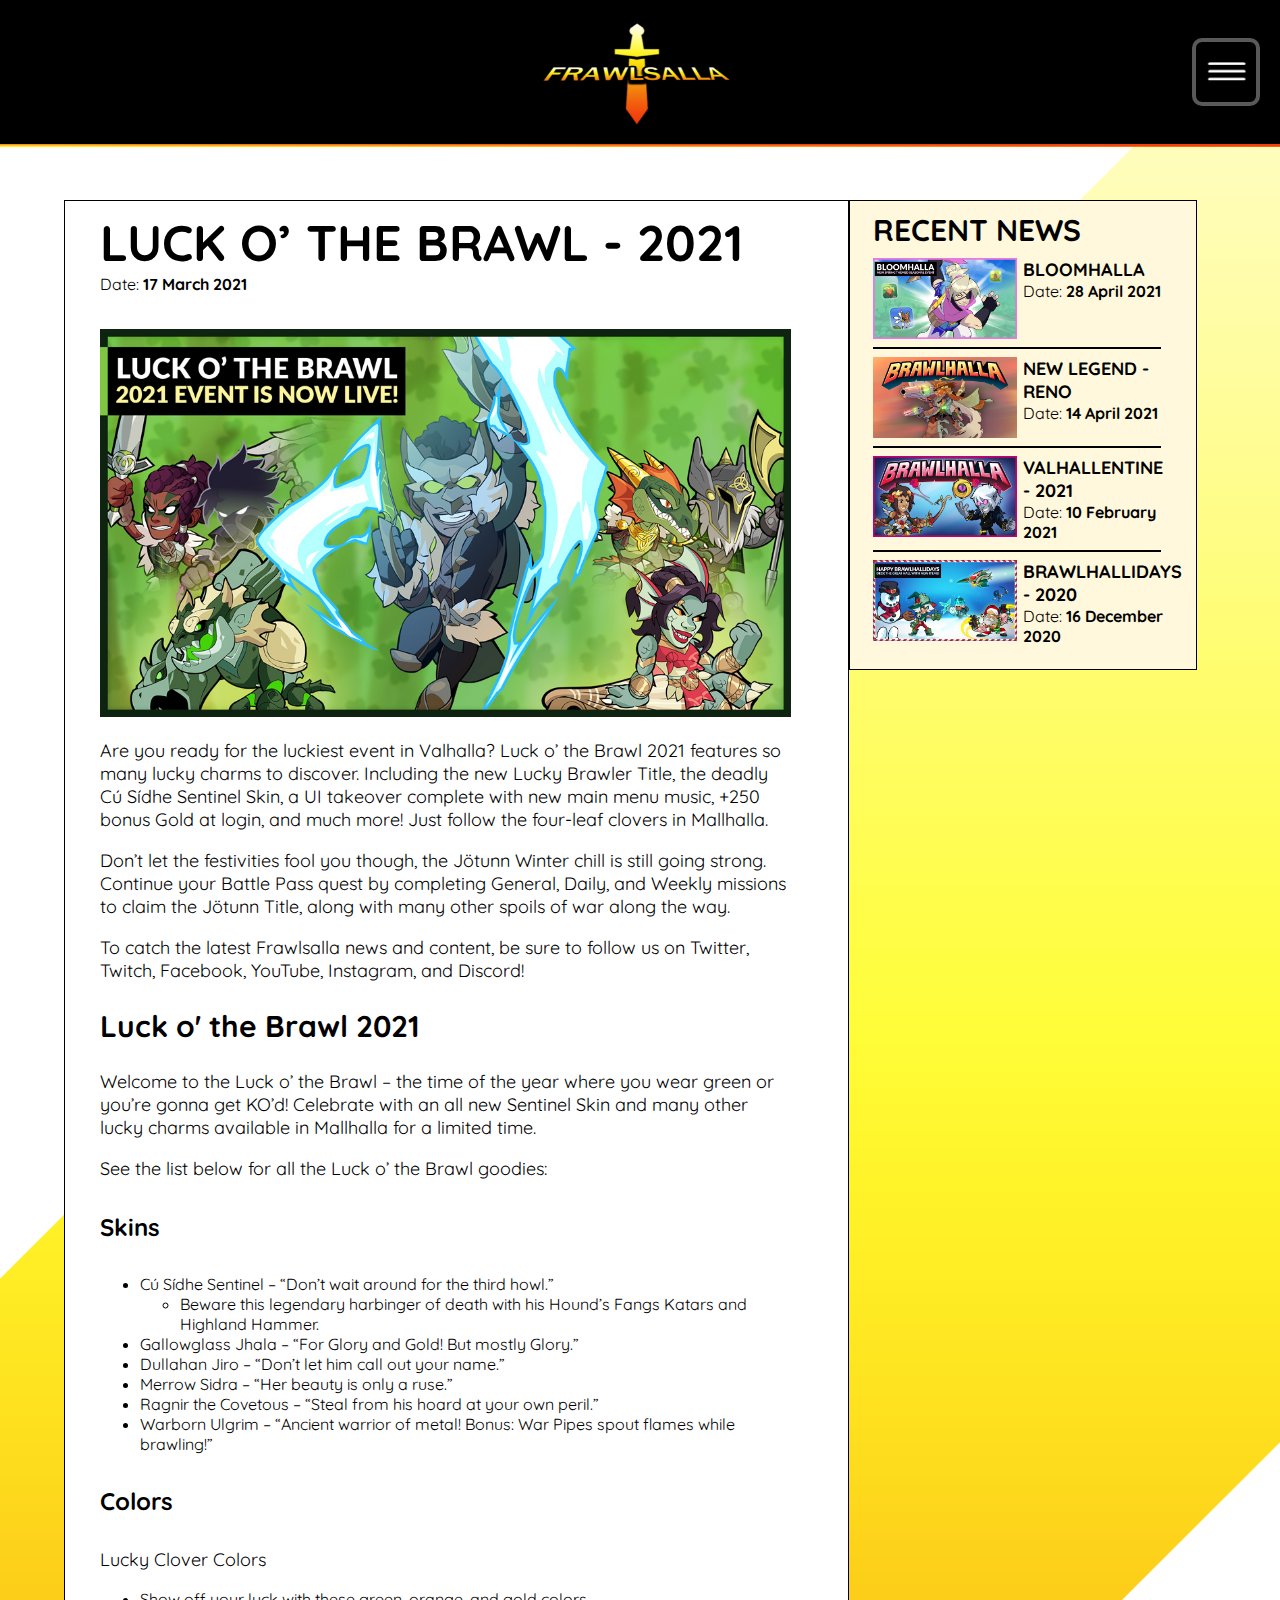
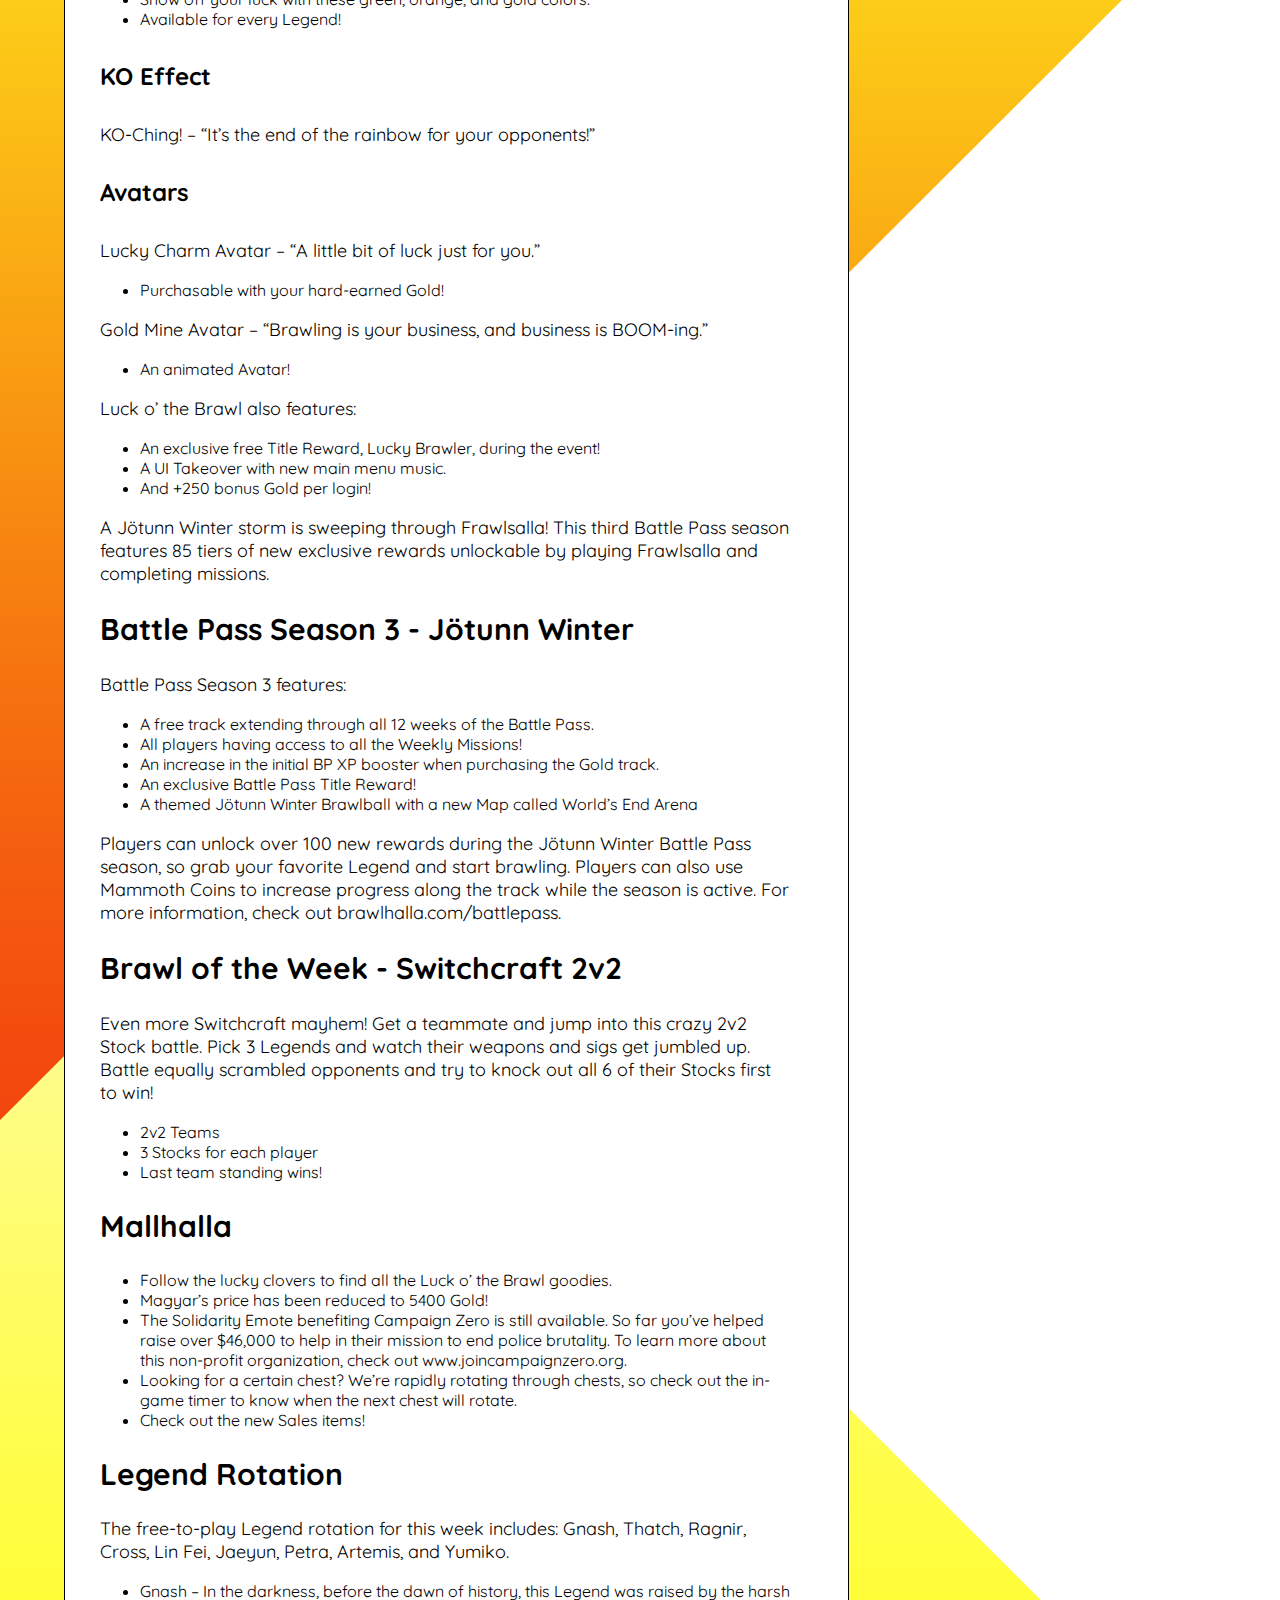
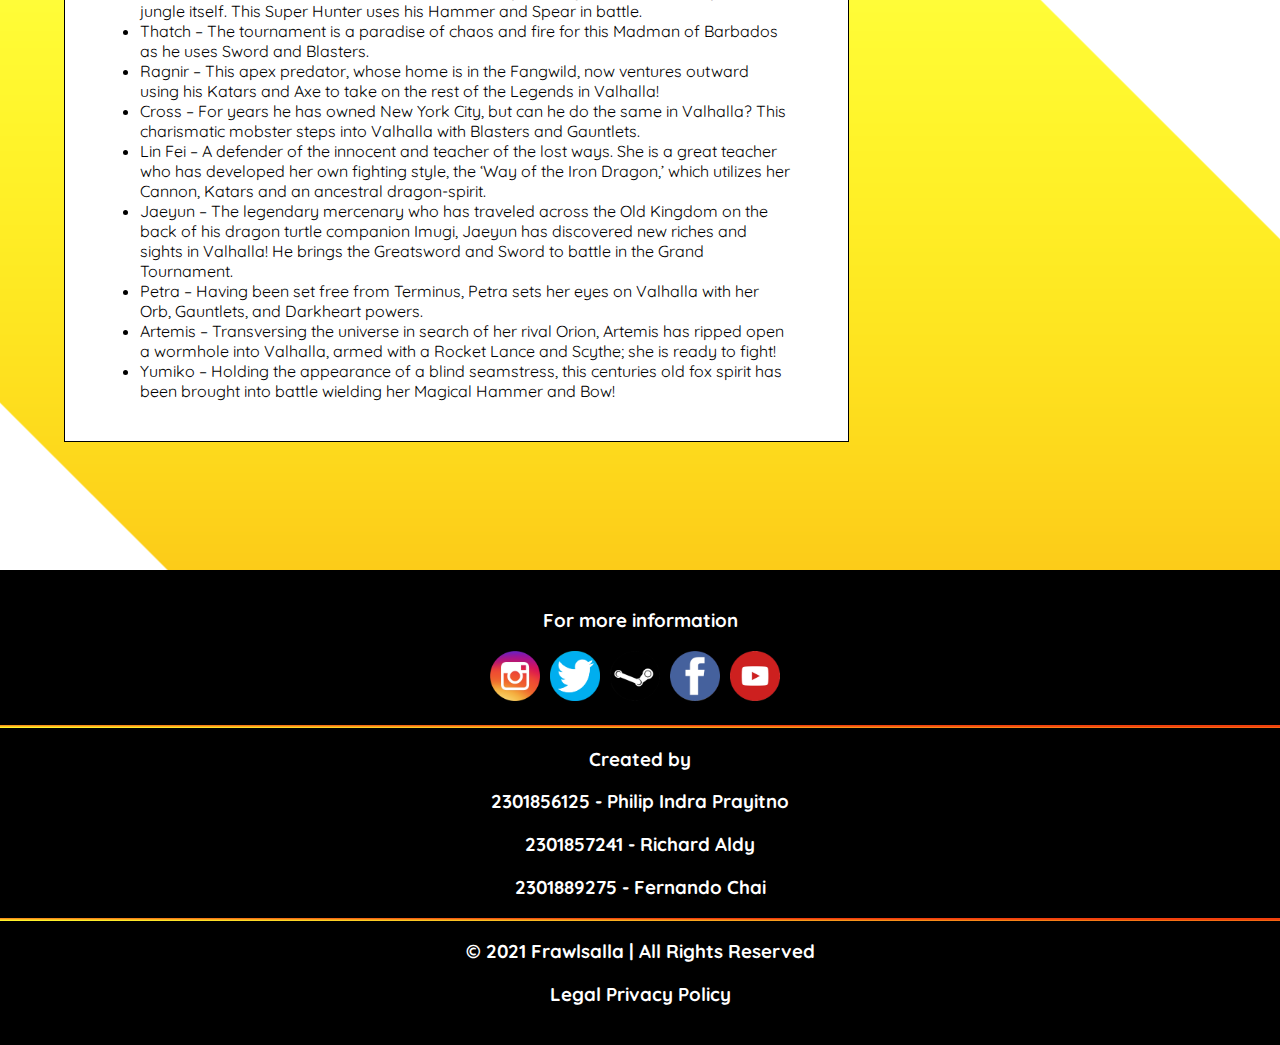
<file: Frawlsalla/event-3.html>
<!DOCTYPE html>
<head>
    <meta charset="UTF-8">
    <meta http-equiv="X-UA-Compatible" content="IE=edge">
    <meta name="viewport" content="width=device-width, initial-scale=1.0">

    <link rel="preconnect" href="https://fonts.gstatic.com">
    <link rel="stylesheet" href="CSS/header-footer-style.css">
    <link rel="stylesheet" href="CSS/event-details-style.css">

    <script src="https://ajax.googleapis.com/ajax/libs/jquery/3.5.1/jquery.min.js"></script>
    <script src="JS/header.js"></script>

    <link href="https://fonts.googleapis.com/css2?family=Quicksand:wght@300;400;500;600;700&display=swap" rel="stylesheet">
    <link href="https://fonts.googleapis.com/css2?family=Poppins:ital,wght@0,100;0,200;0,300;0,400;0,500;0,600;0,700;0,800;0,900;1,100;1,200;1,300;1,400;1,500;1,600;1,700;1,800;1,900&display=swap" rel="stylesheet">
    
    <title>Frawlsalla</title>
</head>
<body>
    <header>
        <nav id="header-navbar">
            <div></div>
            <a class="logo" href="index.html"><img id="icn-logo" src="Assets/icn-logo.png"></a>
            <div class="header-navbar-menu">
                <button onclick="toggleMenu()"></button>
            </div>
        </nav>
        <div class="gradient-background custom-separator"></div>
        <nav id="header-navbar-menu-list">
            <div id="header-navbar-dropdown-menu">
                <span>Menu &#9660;</span>
                <ul>
                    <li><a href="index.html">Home</a></li>
                    <li><a href="characters.html">Characters</a></li>
                    <li><a href="event.html">Events</a></li>
                    <li><a href="screenshots.html">Screenshots</a></li>
                    <li><a href="play-now.html">Play Now</a></li>
                </ul>
            </div>
        </nav>
    </header>
    <main>
        <div id="content">
            <div id="event-details">
                <div id="event-details-header">
                    <div id="event-details-header-title">
                        <b>LUCK O’ THE BRAWL - 2021</b>
                    </div>
                    <div id="event-details-header-date">
                        Date: <strong>17 March 2021</strong>
                    </div>
                </div>
                <div id="event-details-banner">
                    <img src="./Assets/Events/img-luckothebrawl.jpg">
                </div>
                <div id="event-details-text">
                    <p>
                        Are you ready for the luckiest event in Valhalla? 
                        Luck o’ the Brawl 2021 features so many lucky charms to discover. 
                        Including the new Lucky Brawler Title, the deadly Cú Sídhe 
                        Sentinel Skin, a UI takeover complete with new main menu music, 
                        +250 bonus Gold at login, and much more! Just follow the four-leaf 
                        clovers in Mallhalla.
                    </p>
                    <p>
                        Don’t let the festivities fool you though, the Jötunn Winter 
                        chill is still going strong. Continue your Battle Pass quest by 
                        completing General, Daily, and Weekly missions to claim the Jötunn Title, 
                        along with many other spoils of war along the way.
                    </p>
                    <p>
                        To catch the latest Frawlsalla news and content, be sure to 
                        follow us on Twitter, Twitch, Facebook, YouTube, Instagram, and Discord!
                    </p>
                    <h2>
                        Luck o' the Brawl 2021
                    </h2>
                    <p>
                        Welcome to the Luck o’ the Brawl – the time of the year where you wear 
                        green or you’re gonna get KO’d! Celebrate with an all new Sentinel Skin 
                        and many other lucky charms available in Mallhalla for a limited time.
                    </p>
                    <p>
                        See the list below for all the Luck o’ the Brawl goodies:
                    </p>
                    <h4>Skins</h4>
                    <ul>
                        <li>Cú Sídhe Sentinel – “Don’t wait around for the third howl.”
                            <ul>
                                <li>Beware this legendary harbinger of death with his Hound’s Fangs 
                                    Katars and Highland Hammer.</li>
                            </ul>
                        </li>
                        <li>Gallowglass Jhala – “For Glory and Gold! But mostly Glory.”</li>
                        <li>Dullahan Jiro – “Don’t let him call out your name.”</li>
                        <li>Merrow Sidra – “Her beauty is only a ruse.”</li>
                        <li>Ragnir the Covetous – “Steal from his hoard at your own peril.”</li>
                        <li>Warborn Ulgrim – “Ancient warrior of metal! 
                            Bonus: War Pipes spout flames while brawling!”</li>
                    </ul>
                    <h4>Colors</h4>
                    <p>
                        Lucky Clover Colors
                    </p>
                    <ul>
                        <li>Show off your luck with these green, orange, and gold colors.</li>
                        <li>Available for every Legend!</li>
                    </ul>
                    <h4>KO Effect</h4>
                    <p>
                        KO-Ching! – “It’s the end of the rainbow for your opponents!”
                    </p>
                    <h4>Avatars</h4>
                    <p>
                        Lucky Charm Avatar – “A little bit of luck just for you.”
                    </p>
                    <ul>
                        <li>Purchasable with your hard-earned Gold!</li>
                    </ul>
                    <p>
                        Gold Mine Avatar – “Brawling is your business, and business is BOOM-ing.”
                    </p>
                    <ul>
                        <li>An animated Avatar!</li>
                    </ul>
                    <p>
                        Luck o’ the Brawl also features:
                    </p>
                    <ul>
                        <li>An exclusive free Title Reward, Lucky Brawler, during the event!</li>
                        <li>A UI Takeover with new main menu music.</li>
                        <li>And +250 bonus Gold per login!</li>
                    </ul>
                    <p>
                        A Jötunn Winter storm is sweeping through Frawlsalla! This third 
                        Battle Pass season features 85 tiers of new exclusive rewards unlockable 
                        by playing Frawlsalla and completing missions.
                    </p>
                    <h2>Battle Pass Season 3 - Jötunn Winter</h2>
                    <p>
                        Battle Pass Season 3 features:
                    </p>
                    <ul>
                        <li>A free track extending through all 12 weeks of the Battle Pass.</li>
                        <li>All players having access to all the Weekly Missions!</li>
                        <li>An increase in the initial BP XP booster when purchasing the Gold track.</li>
                        <li>An exclusive Battle Pass Title Reward!</li>
                        <li>A themed Jötunn Winter Brawlball with a new Map called World’s End Arena</li>
                    </ul>
                    <p>
                        Players can unlock over 100 new rewards during the Jötunn Winter 
                        Battle Pass season, so grab your favorite Legend and start brawling. 
                        Players can also use Mammoth Coins to increase progress along the track 
                        while the season is active. For more information, check out brawlhalla.com/battlepass.
                    </p>
                    <h2>Brawl of the Week - Switchcraft 2v2</h2>
                    <p>
                        Even more Switchcraft mayhem! Get a teammate and jump into this 
                        crazy 2v2 Stock battle. Pick 3 Legends and watch their weapons and sigs get 
                        jumbled up. Battle equally scrambled opponents and try to knock out all 6 of 
                        their Stocks first to win!
                    </p>
                    <ul>
                        <li>2v2 Teams</li>
                        <li>3 Stocks for each player</li>
                        <li>Last team standing wins!</li>
                    </ul>
                    <h2>Mallhalla</h2>
                    <ul>
                        <li>Follow the lucky clovers to find all the Luck o’ the Brawl goodies.</li>
                        <li>Magyar’s price has been reduced to 5400 Gold!</li>
                        <li>The Solidarity Emote benefiting Campaign Zero is still available. 
                            So far you’ve helped raise over $46,000 to help in their mission 
                            to end police brutality. To learn more about this non-profit organization, 
                            check out www.joincampaignzero.org.</li>
                        <li>Looking for a certain chest? We’re rapidly rotating through chests, 
                            so check out the in-game timer to know when the next chest will rotate.</li>
                        <li>Check out the new Sales items!</li>
                    </ul>
                    <h2>Legend Rotation</h2>
                    <p>
                        The free-to-play Legend rotation for this week includes: 
                        Gnash, Thatch, Ragnir, Cross, Lin Fei, Jaeyun, Petra, Artemis, and Yumiko.
                    </p>
                    <ul>
                        <li>Gnash – In the darkness, before the dawn of history, this Legend was 
                            raised by the harsh jungle itself. This Super Hunter uses 
                            his Hammer and Spear in battle.</li>
                        <li>Thatch – The tournament is a paradise of chaos and fire for this 
                            Madman of Barbados as he uses Sword and Blasters.</li>
                        <li>Ragnir – This apex predator, whose home is in the Fangwild, 
                            now ventures outward using his Katars and Axe to take on the rest of 
                            the Legends in Valhalla!</li>
                        <li>Cross – For years he has owned New York City, but can he 
                            do the same in Valhalla?  This charismatic mobster steps into Valhalla 
                            with Blasters and Gauntlets.</li>
                        <li>Lin Fei – A defender of the innocent and teacher of the lost ways.  
                            She is a great teacher who has developed her own fighting style, 
                            the ‘Way of the Iron Dragon,’ which utilizes her Cannon, Katars and an 
                            ancestral dragon-spirit.</li>
                        <li>Jaeyun – The legendary mercenary who has traveled across the Old Kingdom 
                            on the back of his dragon turtle companion Imugi, Jaeyun has discovered 
                            new riches and sights in Valhalla! He brings the Greatsword and Sword to 
                            battle in the Grand Tournament.</li>
                        <li>Petra – Having been set free from Terminus, Petra sets her eyes on 
                            Valhalla with her Orb, Gauntlets, and Darkheart powers.</li>
                        <li>Artemis – Transversing the universe in search of her rival Orion, 
                            Artemis has ripped open a wormhole into Valhalla, armed with a 
                            Rocket Lance and Scythe; she is ready to fight!</li>
                        <li>Yumiko – Holding the appearance of a blind seamstress, 
                            this centuries old fox spirit has been brought into battle wielding 
                            her Magical Hammer and Bow!</li>
                    </ul>
                </div>
            </div>
            <div id="recent-news">
                <div id="recent-news-title">
                    <b>RECENT NEWS</b>
                </div>
                <a href="event-1.html">
                    <div class="recent-news-box">
                        <img src="./Assets/Events/img-bloomhalla.jpg">
                        <div class="recent-news-box-details">
                            <div class="recent-news-box-title">
                                <b>BLOOMHALLA</b>
                            </div>
                            <div class="recent-news-box-date">
                                Date: <strong>28 April 2021</strong>
                            </div>
                        </div>
                    </div>
                </a>
                <hr>
                <a href="event-2.html">
                    <div class="recent-news-box">
                        <img src="./Assets/Events/img-reno.jpg">
                        <div class="recent-news-box-details">
                            <div class="recent-news-box-title">
                                <b>NEW LEGEND - RENO</b>
                            </div>
                            <div class="recent-news-box-date">
                                Date: <strong>14 April 2021</strong>
                            </div>
                        </div>
                    </div>
                </a>
                <hr>
                <a href="event-4.html">
                    <div class="recent-news-box">
                        <img src="./Assets/Events/img-valhallentine.jpg">
                        <div class="recent-news-box-details">
                            <div class="recent-news-box-title">
                                <b>VALHALLENTINE - 2021</b>
                            </div>
                            <div class="recent-news-box-date">
                                Date: <strong>10 February 2021</strong>
                            </div>
                        </div>
                    </div>
                </a>
                <hr>
                <a href="event-5.html">
                    <div class="recent-news-box">
                        <img src="./Assets/Events/img-brawlhallidays.jpg">
                        <div class="recent-news-box-details">
                            <div class="recent-news-box-title">
                                <b>BRAWLHALLIDAYS - 2020</b>
                            </div>
                            <div class="recent-news-box-date">
                                Date: <strong>16 December 2020</strong>
                            </div>
                        </div>
                    </div>
                </a>
            </div>
        </div>
    </main>

    <footer>
        <h3>For more information</h3>
        <div class="footer-social-media">
            <a href="https://www.instagram.com/brawlhallafr/" target="_blank">
                <img id="footer-image-icon" src="Assets/instagram.png">
            </a>
            <a href="https://twitter.com/brawlhalla" target="_blank">
                <img id="footer-image-icon" src="Assets/twitter.png">
            </a>
            <a href="https://store.steampowered.com/app/291550/Brawlhalla/" target="_blank">
                <img id="footer-image-icon" src="Assets/steam.png">
            </a>
            <a href="https://www.facebook.com/Brawlhalla/" target="_blank">
                <img id="footer-image-icon" src="Assets/facebook.png">
            </a>
            <a href="https://www.youtube.com/user/Brawlhalla" target="_blank">
                <img id="footer-image-icon" src="Assets/youtube.png">
            </a>
        </div>

        <br>
        <div class="gradient-background custom-separator"></div>
        <h3>Created by</h3>
        <h3>2301856125 - Philip Indra Prayitno</h3>
        <h3>2301857241 - Richard Aldy</h3>
        <h3>2301889275 - Fernando Chai</h3>

        <div class="gradient-background custom-separator"></div>
        <h3>© 2021 Frawlsalla | All Rights Reserved</h3>
        <h3>Legal Privacy Policy</h3>
    </footer>
</body>
</html>
</file>
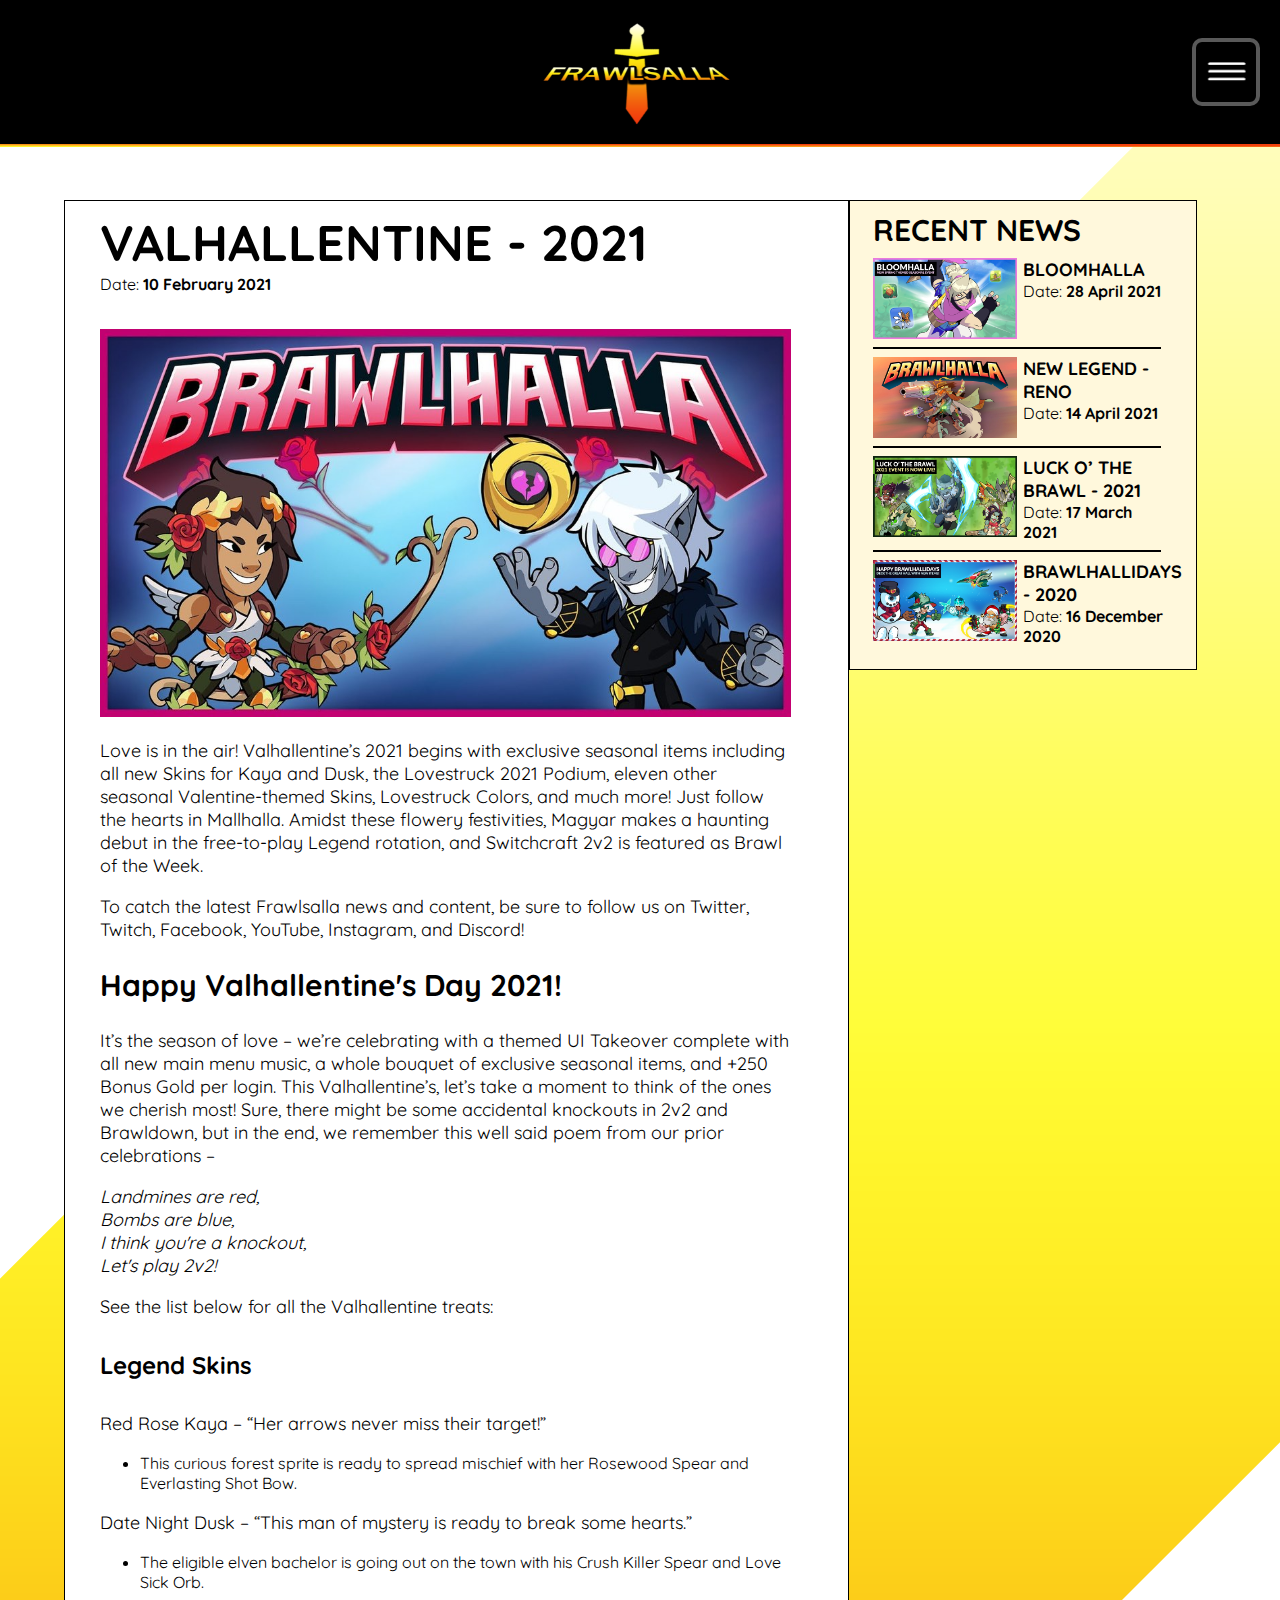
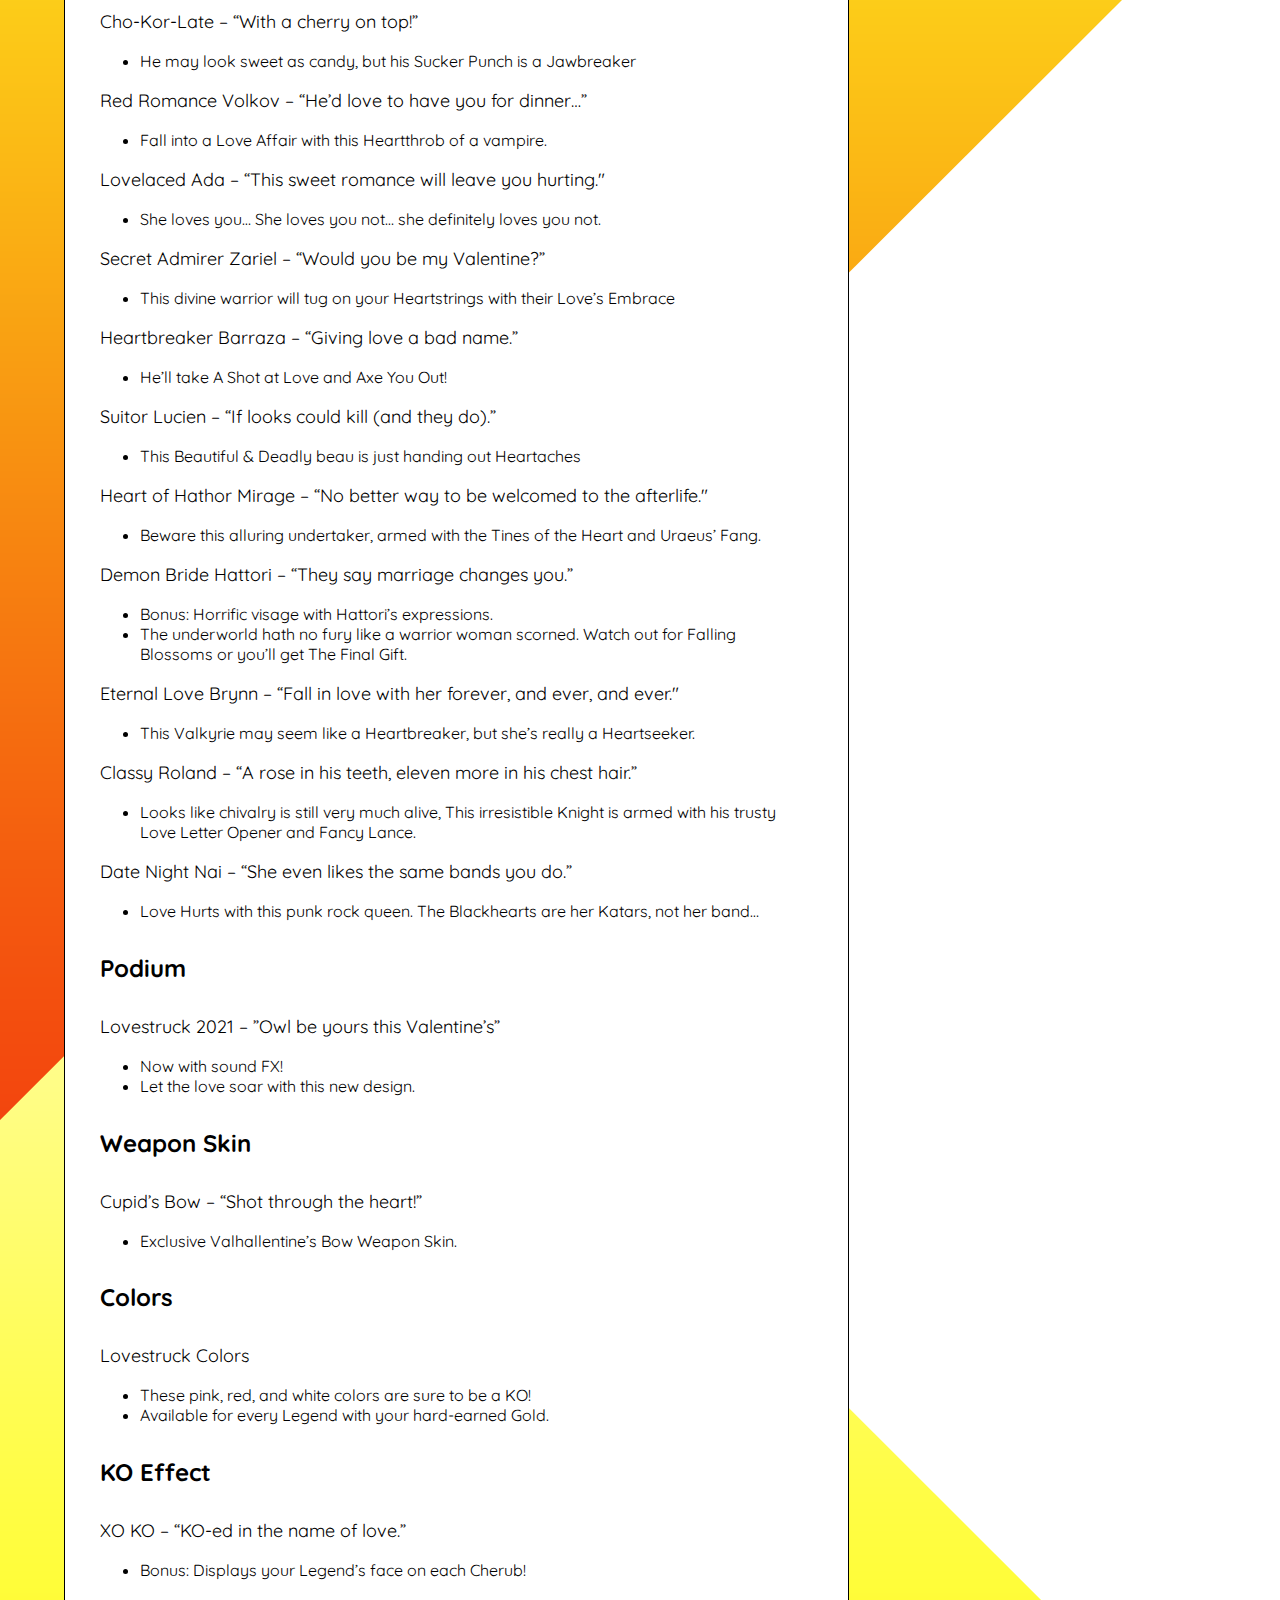
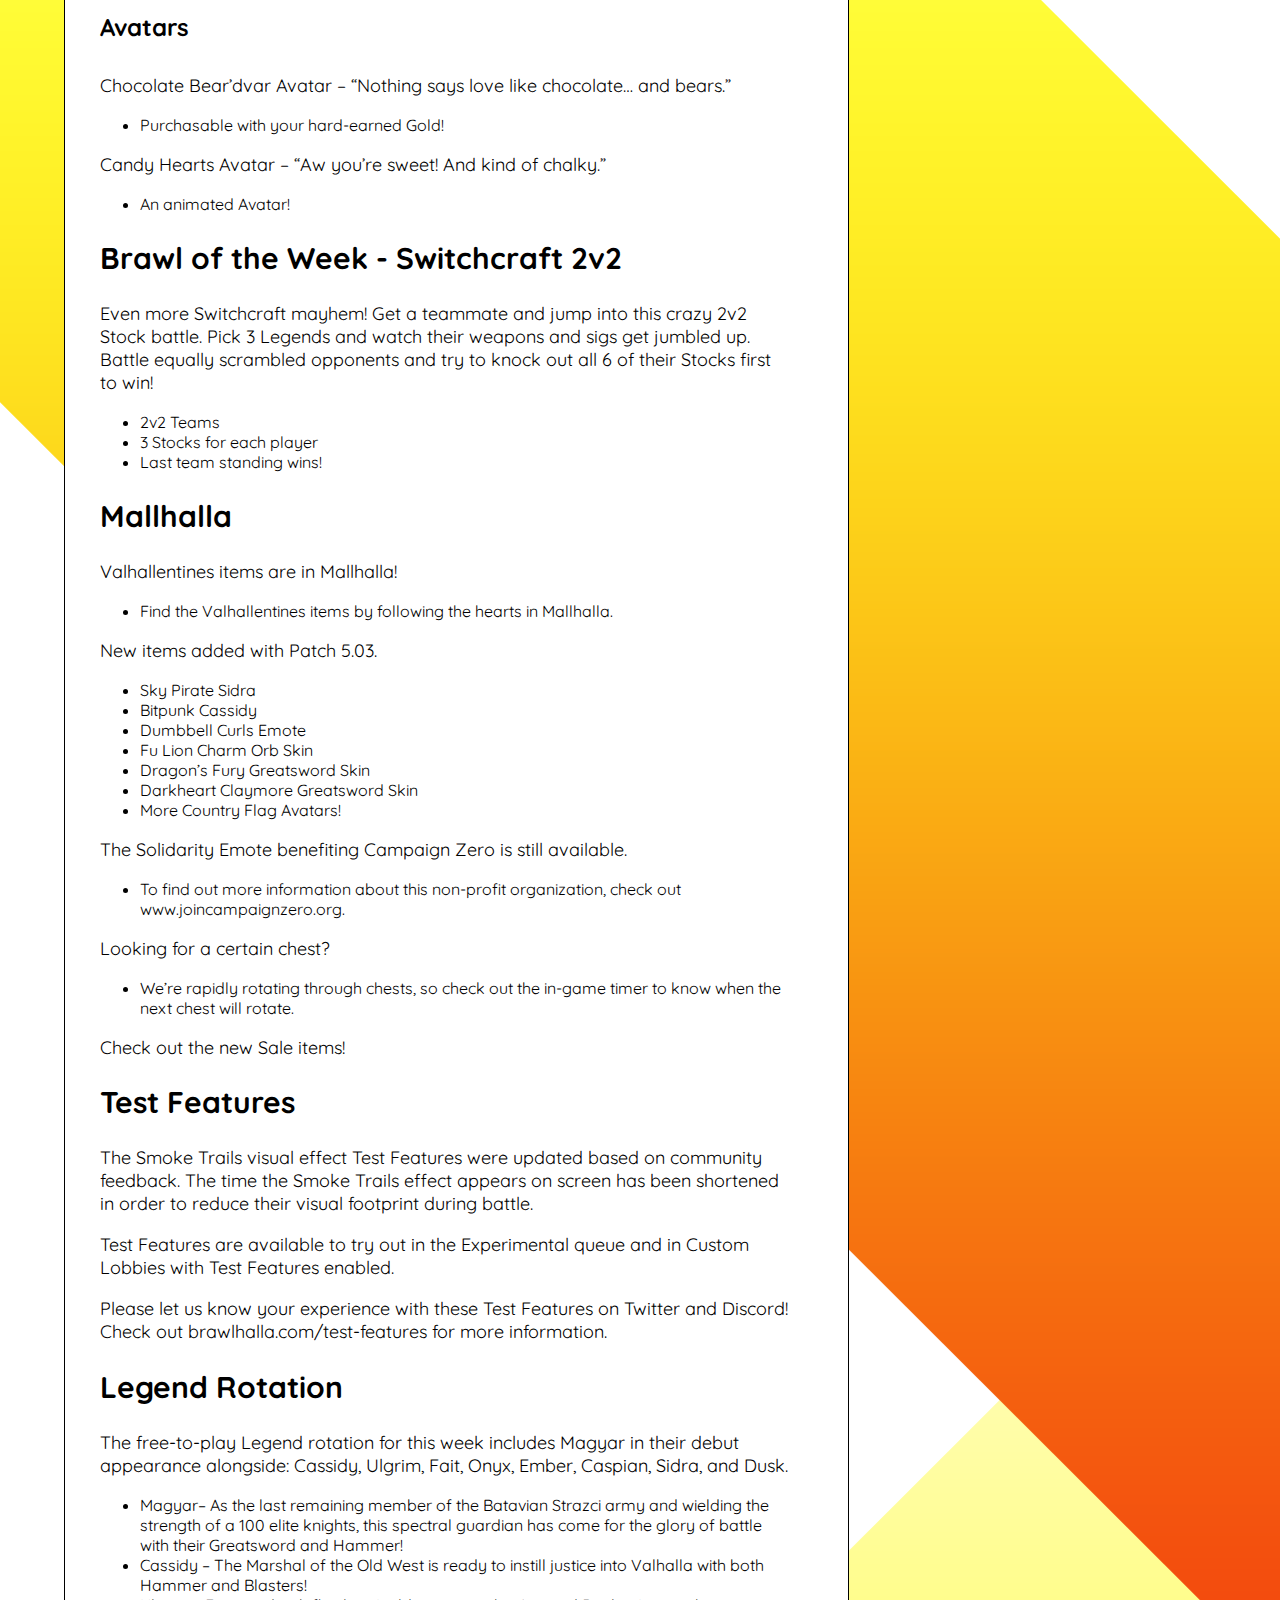
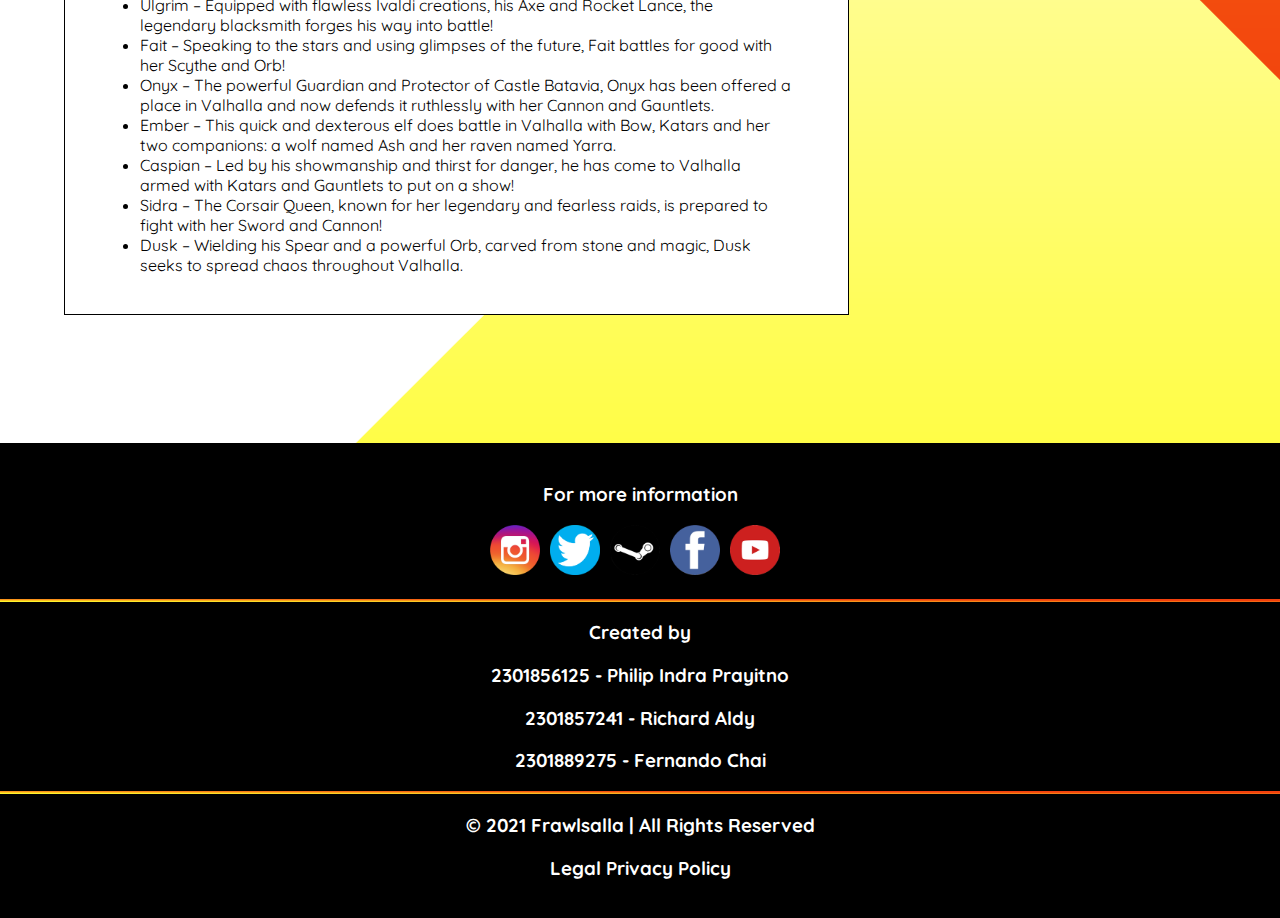
<file: Frawlsalla/event-4.html>
<!DOCTYPE html>
<head>
    <meta charset="UTF-8">
    <meta http-equiv="X-UA-Compatible" content="IE=edge">
    <meta name="viewport" content="width=device-width, initial-scale=1.0">

    <link rel="preconnect" href="https://fonts.gstatic.com">
    <link rel="stylesheet" href="CSS/header-footer-style.css">
    <link rel="stylesheet" href="CSS/event-details-style.css">

    <script src="https://ajax.googleapis.com/ajax/libs/jquery/3.5.1/jquery.min.js"></script>
    <script src="JS/header.js"></script>

    <link href="https://fonts.googleapis.com/css2?family=Quicksand:wght@300;400;500;600;700&display=swap" rel="stylesheet">
    <link href="https://fonts.googleapis.com/css2?family=Poppins:ital,wght@0,100;0,200;0,300;0,400;0,500;0,600;0,700;0,800;0,900;1,100;1,200;1,300;1,400;1,500;1,600;1,700;1,800;1,900&display=swap" rel="stylesheet">
    
    <title>Frawlsalla</title>
</head>
<body>
    <header>
        <nav id="header-navbar">
            <div></div>
            <a class="logo" href="index.html"><img id="icn-logo" src="Assets/icn-logo.png"></a>
            <div class="header-navbar-menu">
                <button onclick="toggleMenu()"></button>
            </div>
        </nav>
        <div class="gradient-background custom-separator"></div>
        <nav id="header-navbar-menu-list">
            <div id="header-navbar-dropdown-menu">
                <span>Menu &#9660;</span>
                <ul>
                    <li><a href="index.html">Home</a></li>
                    <li><a href="characters.html">Characters</a></li>
                    <li><a href="event.html">Events</a></li>
                    <li><a href="screenshots.html">Screenshots</a></li>
                    <li><a href="play-now.html">Play Now</a></li>
                </ul>
            </div>
        </nav>
    </header>
    <main>
        <div id="content">
            <div id="event-details">
                <div id="event-details-header">
                    <div id="event-details-header-title">
                        <b>VALHALLENTINE - 2021</b>
                    </div>
                    <div id="event-details-header-date">
                        Date: <strong>10 February 2021</strong>
                    </div>
                </div>
                <div id="event-details-banner">
                    <img src="./Assets/Events/img-valhallentine.jpg">
                </div>
                <div id="event-details-text">
                    <p>
                        Love is in the air! Valhallentine’s 2021 begins with exclusive 
                        seasonal items including all new Skins for Kaya and Dusk, the Lovestruck 
                        2021 Podium, eleven other seasonal Valentine-themed Skins, Lovestruck Colors, 
                        and much more! Just follow the hearts in Mallhalla. Amidst these flowery 
                        festivities, Magyar makes a haunting debut in the free-to-play Legend rotation, 
                        and Switchcraft 2v2 is featured as Brawl of the Week.
                    </p>
                    <p>
                        To catch the latest Frawlsalla news and content, be sure to 
                        follow us on Twitter, Twitch, Facebook, YouTube, Instagram, and Discord!
                    </p>
                    <h2>
                        Happy Valhallentine's Day 2021!
                    </h2>
                    <p>
                        It’s the season of love – we’re celebrating with a themed UI Takeover 
                        complete with all new main menu music, a whole bouquet of exclusive 
                        seasonal items, and +250 Bonus Gold per login. This Valhallentine’s, 
                        let’s take a moment to think of the ones we cherish most! Sure, there might 
                        be some accidental knockouts in 2v2 and Brawldown, but in the end, we remember 
                        this well said poem from our prior celebrations –
                    </p>
                    <p>
                        <i>Landmines are red,<br>Bombs are blue,<br>I think you're a knockout,<br>Let's play 2v2!</i>
                    </p>
                    <p>
                        See the list below for all the Valhallentine treats:
                    </p>
                    <h4>Legend Skins</h4>
                    <p>
                        Red Rose Kaya – “Her arrows never miss their target!”
                    </p>
                    <ul>
                        <li>This curious forest sprite is ready to spread mischief with her 
                            Rosewood Spear and Everlasting Shot Bow.</li>
                    </ul>
                    <p>
                        Date Night Dusk – “This man of mystery is ready to break some hearts.”
                    </p>
                    <ul>
                        <li>The eligible elven bachelor is going out on the town with his 
                            Crush Killer Spear and Love Sick Orb.</li>
                    </ul>
                    <p>
                        Cho-Kor-Late – “With a cherry on top!”
                    </p>
                    <ul>
                        <li>He may look sweet as candy, but his Sucker Punch is a Jawbreaker</li>
                    </ul>
                    <p>
                        Red Romance Volkov – “He’d love to have you for dinner…”
                    </p>
                    <ul>
                        <li>Fall into a Love Affair with this Heartthrob of a vampire.</li>
                    </ul>
                    <p>
                        Lovelaced Ada – “This sweet romance will leave you hurting."
                    </p>
                    <ul>
                        <li>She loves you… She loves you not… she definitely loves you not.</li>
                    </ul>
                    <p>
                        Secret Admirer Zariel – “Would you be my Valentine?”
                    </p>
                    <ul>
                        <li>This divine warrior will tug on your Heartstrings with their Love’s Embrace</li>
                    </ul>
                    <p>
                        Heartbreaker Barraza – “Giving love a bad name.”
                    </p>
                    <ul>
                        <li>He’ll take A Shot at Love and Axe You Out!</li>
                    </ul>
                    <p>
                        Suitor Lucien – “If looks could kill (and they do).”
                    </p>
                    <ul>
                        <li>This Beautiful & Deadly beau is just handing out Heartaches</li>
                    </ul>
                    <p>
                        Heart of Hathor Mirage – “No better way to be welcomed to the afterlife."
                    </p>
                    <ul>
                        <li>Beware this alluring undertaker, armed with the Tines of the Heart and Uraeus’ Fang.</li>
                    </ul>
                    <p>
                        Demon Bride Hattori – “They say marriage changes you.”
                    </p>
                    <ul>
                        <li>Bonus: Horrific visage with Hattori’s expressions.</li>
                        <li>The underworld hath no fury like a warrior woman scorned. 
                            Watch out for Falling Blossoms or you’ll get The Final Gift.</li>
                    </ul>
                    <p>
                        Eternal Love Brynn – “Fall in love with her forever, and ever, and ever."
                    </p>
                    <ul>
                        <li>This Valkyrie may seem like a Heartbreaker, but she’s really a Heartseeker.</li>
                    </ul>
                    <p>
                        Classy Roland – “A rose in his teeth, eleven more in his chest hair.”
                    </p>
                    <ul>
                        <li>Looks like chivalry is still very much alive, This irresistible Knight 
                            is armed with his trusty Love Letter Opener and Fancy Lance.</li>
                    </ul>
                    <p>
                        Date Night Nai – “She even likes the same bands you do.”
                    </p>
                    <ul>
                        <li>Love Hurts with this punk rock queen. The Blackhearts are her Katars, not her band…</li>
                    </ul>
                    <h4>Podium</h4>
                    <p>
                        Lovestruck 2021 – ”Owl be yours this Valentine’s”
                    </p>
                    <ul>
                        <li>Now with sound FX!</li>
                        <li>Let the love soar with this new design.</li>
                    </ul>
                    <h4>Weapon Skin</h4>
                    <p>
                        Cupid’s Bow – “Shot through the heart!”
                    </p>
                    <ul>
                        <li>Exclusive Valhallentine’s Bow Weapon Skin.</li>
                    </ul>
                    <h4>Colors</h4>
                    <p>
                        Lovestruck Colors
                    </p>
                    <ul>
                        <li>These pink, red, and white colors are sure to be a KO!</li>
                        <li>Available for every Legend with your hard-earned Gold.</li>
                    </ul>
                    <h4>KO Effect</h4>
                    <p>
                        XO KO – “KO-ed in the name of love.”
                    </p>
                    <ul>
                        <li>Bonus: Displays your Legend’s face on each Cherub!</li>
                    </ul>
                    <h4>Avatars</h4>
                    <p>
                        Chocolate Bear’dvar Avatar – “Nothing says love like chocolate… and bears.”
                    </p>
                    <ul>
                        <li>Purchasable with your hard-earned Gold!</li>
                    </ul>
                    <p>
                        Candy Hearts Avatar – “Aw you’re sweet! And kind of chalky.”
                    </p>
                    <ul>
                        <li>An animated Avatar!</li>
                    </ul>
                    <h2>Brawl of the Week - Switchcraft 2v2</h2>
                    <p>
                        Even more Switchcraft mayhem! Get a teammate and jump into this crazy 2v2 
                        Stock battle. Pick 3 Legends and watch their weapons and sigs get jumbled up. 
                        Battle equally scrambled opponents and try to knock out all 6 of their 
                        Stocks first to win!
                    </p>
                    <ul>
                        <li>2v2 Teams</li>
                        <li>3 Stocks for each player</li>
                        <li>Last team standing wins!</li>
                    </ul>
                    <h2>Mallhalla</h2>
                    <p>
                        Valhallentines items are in Mallhalla!
                    </p>
                    <ul>
                        <li>Find the Valhallentines items by following the hearts in Mallhalla.</li>
                    </ul>
                    <p>
                        New items added with Patch 5.03.
                    </p>
                    <ul>
                        <li>Sky Pirate Sidra</li>
                        <li>Bitpunk Cassidy</li>
                        <li>Dumbbell Curls Emote</li>
                        <li>Fu Lion Charm Orb Skin</li>
                        <li>Dragon’s Fury Greatsword Skin</li>
                        <li>Darkheart Claymore Greatsword Skin</li>
                        <li>More Country Flag Avatars!</li>
                    </ul>
                    <p>
                        The Solidarity Emote benefiting Campaign Zero is still available.
                    </p>
                    <ul>
                        <li>To find out more information about this non-profit organization, 
                            check out www.joincampaignzero.org.</li>
                    </ul>
                    <p>
                        Looking for a certain chest?
                    </p>
                    <ul>
                        <li>We’re rapidly rotating through chests, so check out the in-game 
                            timer to know when the next chest will rotate.</li>
                    </ul>
                    <p>
                        Check out the new Sale items!
                    </p>
                    <h2>Test Features</h2>
                    <p>
                        The Smoke Trails visual effect Test Features were updated based on 
                        community feedback. The time the Smoke Trails effect appears on screen 
                        has been shortened in order to reduce their visual footprint during battle.
                    </p>
                    <p>
                        Test Features are available to try out in the Experimental queue 
                        and in Custom Lobbies with Test Features enabled.
                    </p>
                    <p>
                        Please let us know your experience with these Test Features on Twitter and Discord! 
                        Check out brawlhalla.com/test-features for more information.
                    </p>
                    <h2>Legend Rotation</h2>
                    <p>
                        The free-to-play Legend rotation for this week includes Magyar in their debut appearance 
                        alongside: Cassidy, Ulgrim, Fait, Onyx, Ember, Caspian, Sidra, and Dusk.
                    </p>
                    <ul>
                        <li>Magyar– As the last remaining member of the Batavian Strazci army and 
                            wielding the strength of a 100 elite knights, this spectral guardian has come 
                            for the glory of battle with their Greatsword and Hammer!</li>
                        <li>Cassidy – The Marshal of the Old West is ready to instill justice into 
                            Valhalla with both Hammer and Blasters!</li>
                        <li>Ulgrim – Equipped with flawless Ivaldi creations, his Axe and Rocket Lance, 
                            the legendary blacksmith forges his way into battle!</li>
                        <li>Fait – Speaking to the stars and using glimpses of the future, 
                            Fait battles for good with her Scythe and Orb!</li>
                        <li>Onyx – The powerful Guardian and Protector of Castle Batavia, 
                            Onyx has been offered a place in Valhalla and now defends it ruthlessly 
                            with her Cannon and Gauntlets.</li>
                        <li>Ember – This quick and dexterous elf does battle in Valhalla with Bow, 
                            Katars and her two companions: a wolf named Ash and her raven named Yarra.</li>
                        <li>Caspian – Led by his showmanship and thirst for danger, he has come 
                            to Valhalla armed with Katars and Gauntlets to put on a show!</li>
                        <li>Sidra – The Corsair Queen, known for her legendary and fearless raids, 
                            is prepared to fight with her Sword and Cannon!</li>
                        <li>Dusk – Wielding his Spear and a powerful Orb, carved from stone and magic, 
                            Dusk seeks to spread chaos throughout Valhalla.</li>
                    </ul>
                </div>
            </div>
            <div id="recent-news">
                <div id="recent-news-title">
                    <b>RECENT NEWS</b>
                </div>
                <a href="event-1.html">
                    <div class="recent-news-box">
                        <img src="./Assets/Events/img-bloomhalla.jpg">
                        <div class="recent-news-box-details">
                            <div class="recent-news-box-title">
                                <b>BLOOMHALLA</b>
                            </div>
                            <div class="recent-news-box-date">
                                Date: <strong>28 April 2021</strong>
                            </div>
                        </div>
                    </div>
                </a>
                <hr>
                <a href="event-2.html">
                    <div class="recent-news-box">
                        <img src="./Assets/Events/img-reno.jpg">
                        <div class="recent-news-box-details">
                            <div class="recent-news-box-title">
                                <b>NEW LEGEND - RENO</b>
                            </div>
                            <div class="recent-news-box-date">
                                Date: <strong>14 April 2021</strong>
                            </div>
                        </div>
                    </div>
                </a>
                <hr>
                <a href="event-3.html">
                    <div class="recent-news-box">
                        <img src="./Assets/Events/img-luckothebrawl.jpg">
                        <div class="recent-news-box-details">
                            <div class="recent-news-box-title">
                                <b>LUCK O’ THE BRAWL - 2021</b>
                            </div>
                            <div class="recent-news-box-date">
                                Date: <strong>17 March 2021</strong>
                            </div>
                        </div>
                    </div>
                </a>
                <hr>
                <a href="event-5.html">
                    <div class="recent-news-box">
                        <img src="./Assets/Events/img-brawlhallidays.jpg">
                        <div class="recent-news-box-details">
                            <div class="recent-news-box-title">
                                <b>BRAWLHALLIDAYS - 2020</b>
                            </div>
                            <div class="recent-news-box-date">
                                Date: <strong>16 December 2020</strong>
                            </div>
                        </div>
                    </div>
                </a>
            </div>
        </div>
    </main>

    <footer>
        <h3>For more information</h3>
        <div class="footer-social-media">
            <a href="https://www.instagram.com/brawlhallafr/" target="_blank">
                <img id="footer-image-icon" src="Assets/instagram.png">
            </a>
            <a href="https://twitter.com/brawlhalla" target="_blank">
                <img id="footer-image-icon" src="Assets/twitter.png">
            </a>
            <a href="https://store.steampowered.com/app/291550/Brawlhalla/" target="_blank">
                <img id="footer-image-icon" src="Assets/steam.png">
            </a>
            <a href="https://www.facebook.com/Brawlhalla/" target="_blank">
                <img id="footer-image-icon" src="Assets/facebook.png">
            </a>
            <a href="https://www.youtube.com/user/Brawlhalla" target="_blank">
                <img id="footer-image-icon" src="Assets/youtube.png">
            </a>
        </div>

        <br>
        <div class="gradient-background custom-separator"></div>
        <h3>Created by</h3>
        <h3>2301856125 - Philip Indra Prayitno</h3>
        <h3>2301857241 - Richard Aldy</h3>
        <h3>2301889275 - Fernando Chai</h3>

        <div class="gradient-background custom-separator"></div>
        <h3>© 2021 Frawlsalla | All Rights Reserved</h3>
        <h3>Legal Privacy Policy</h3>
    </footer>
</body>
</html>
</file>
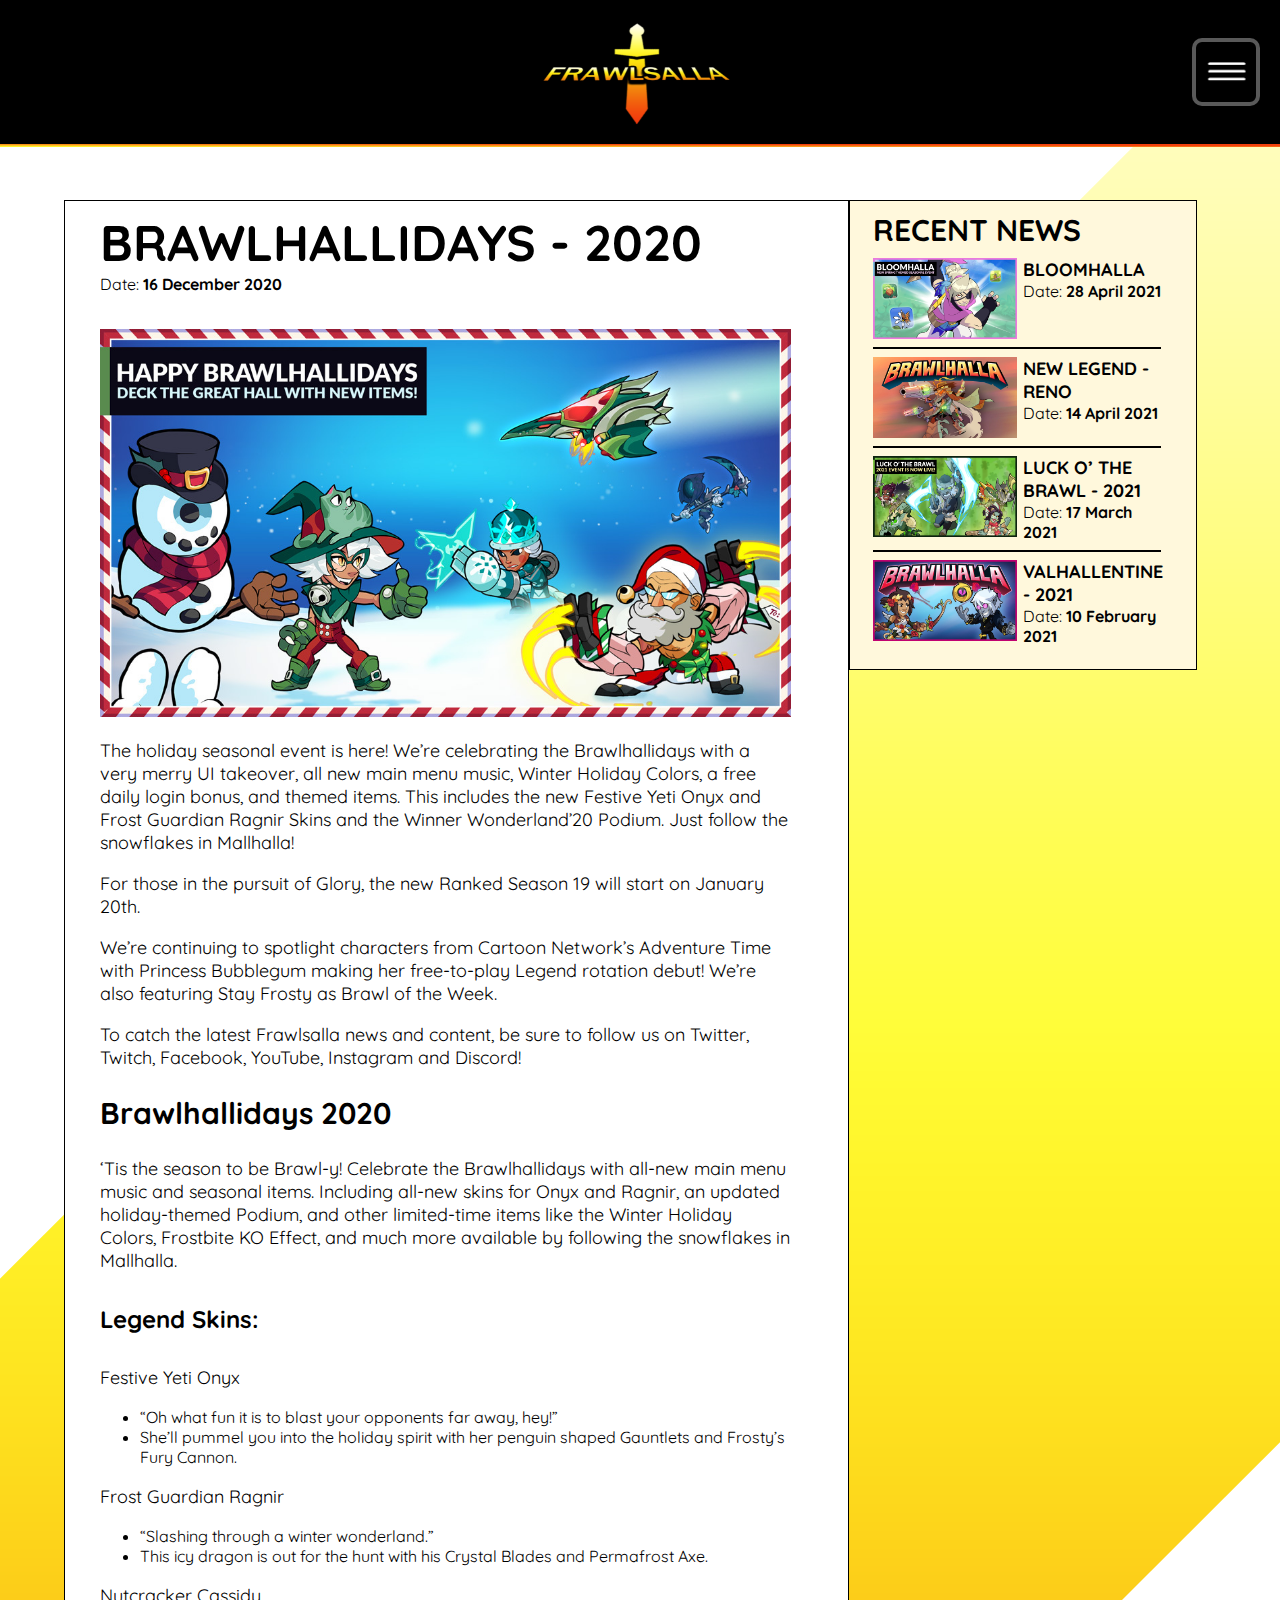
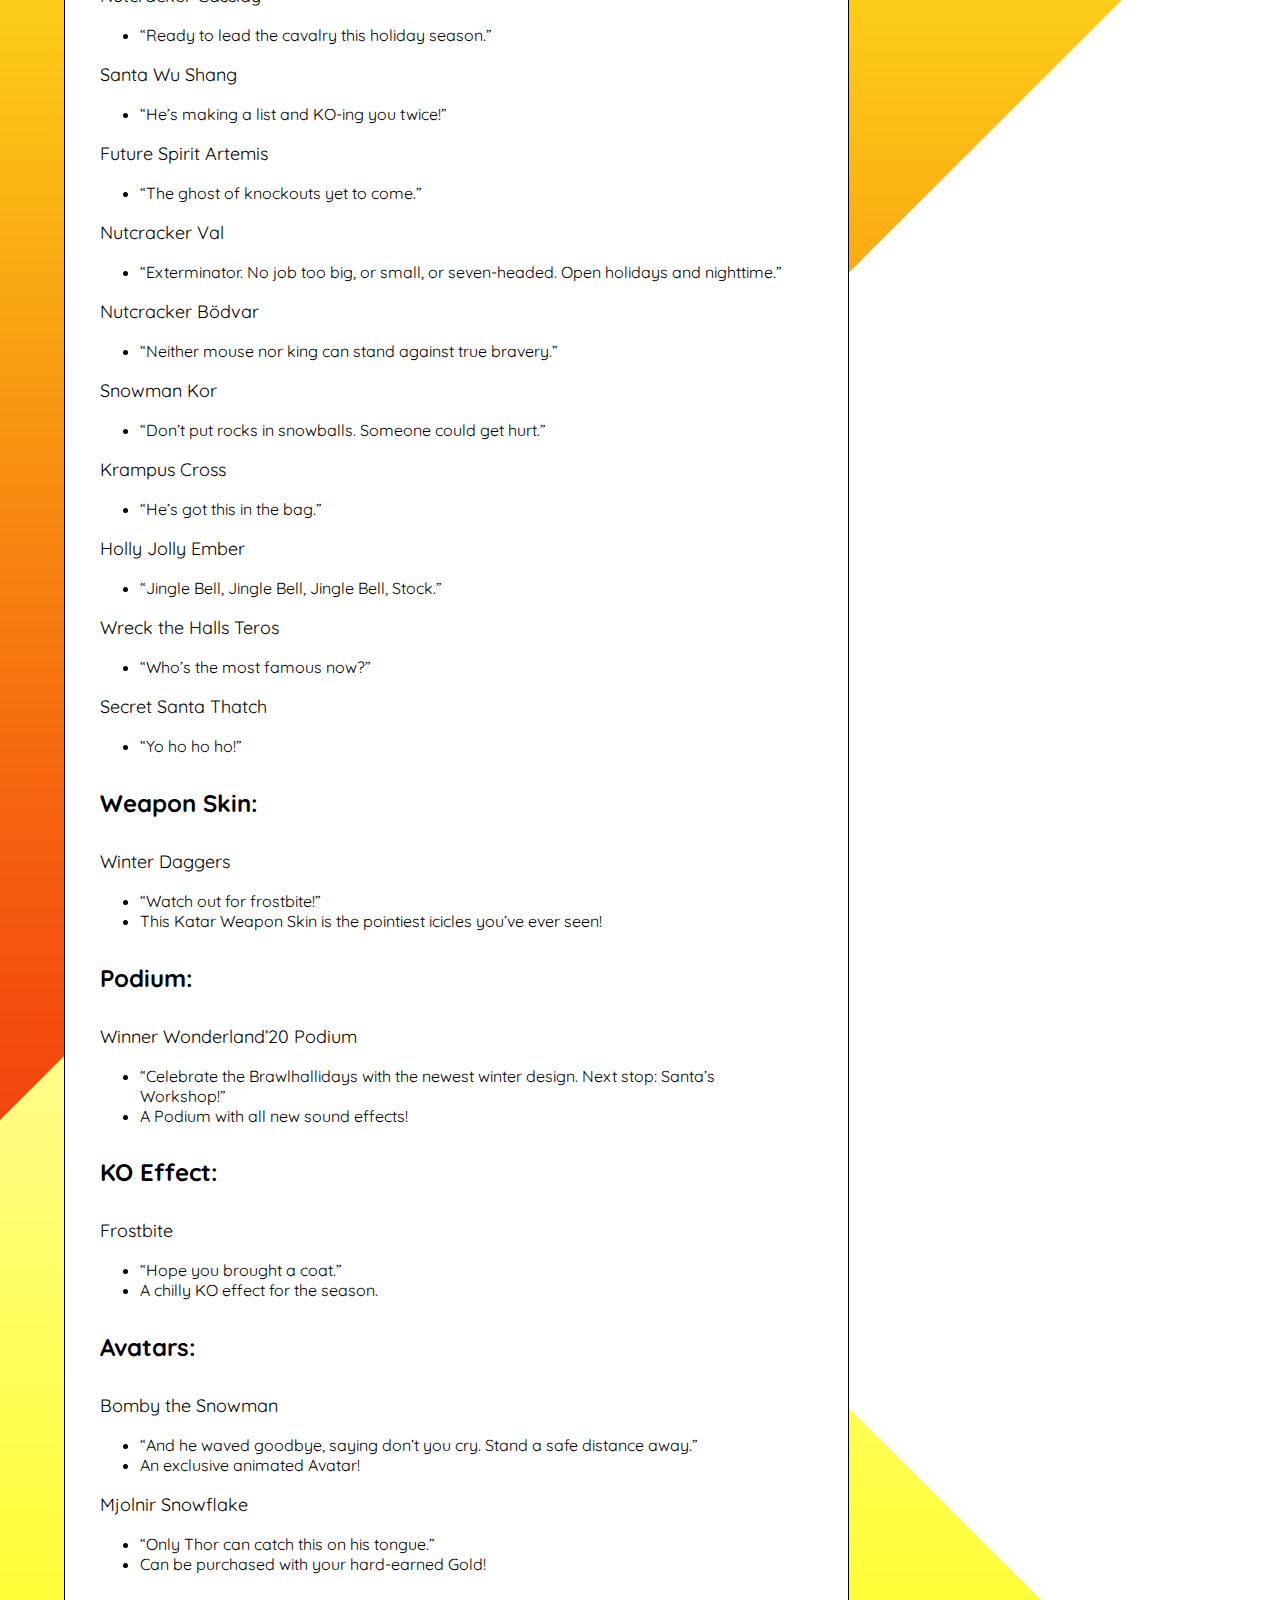
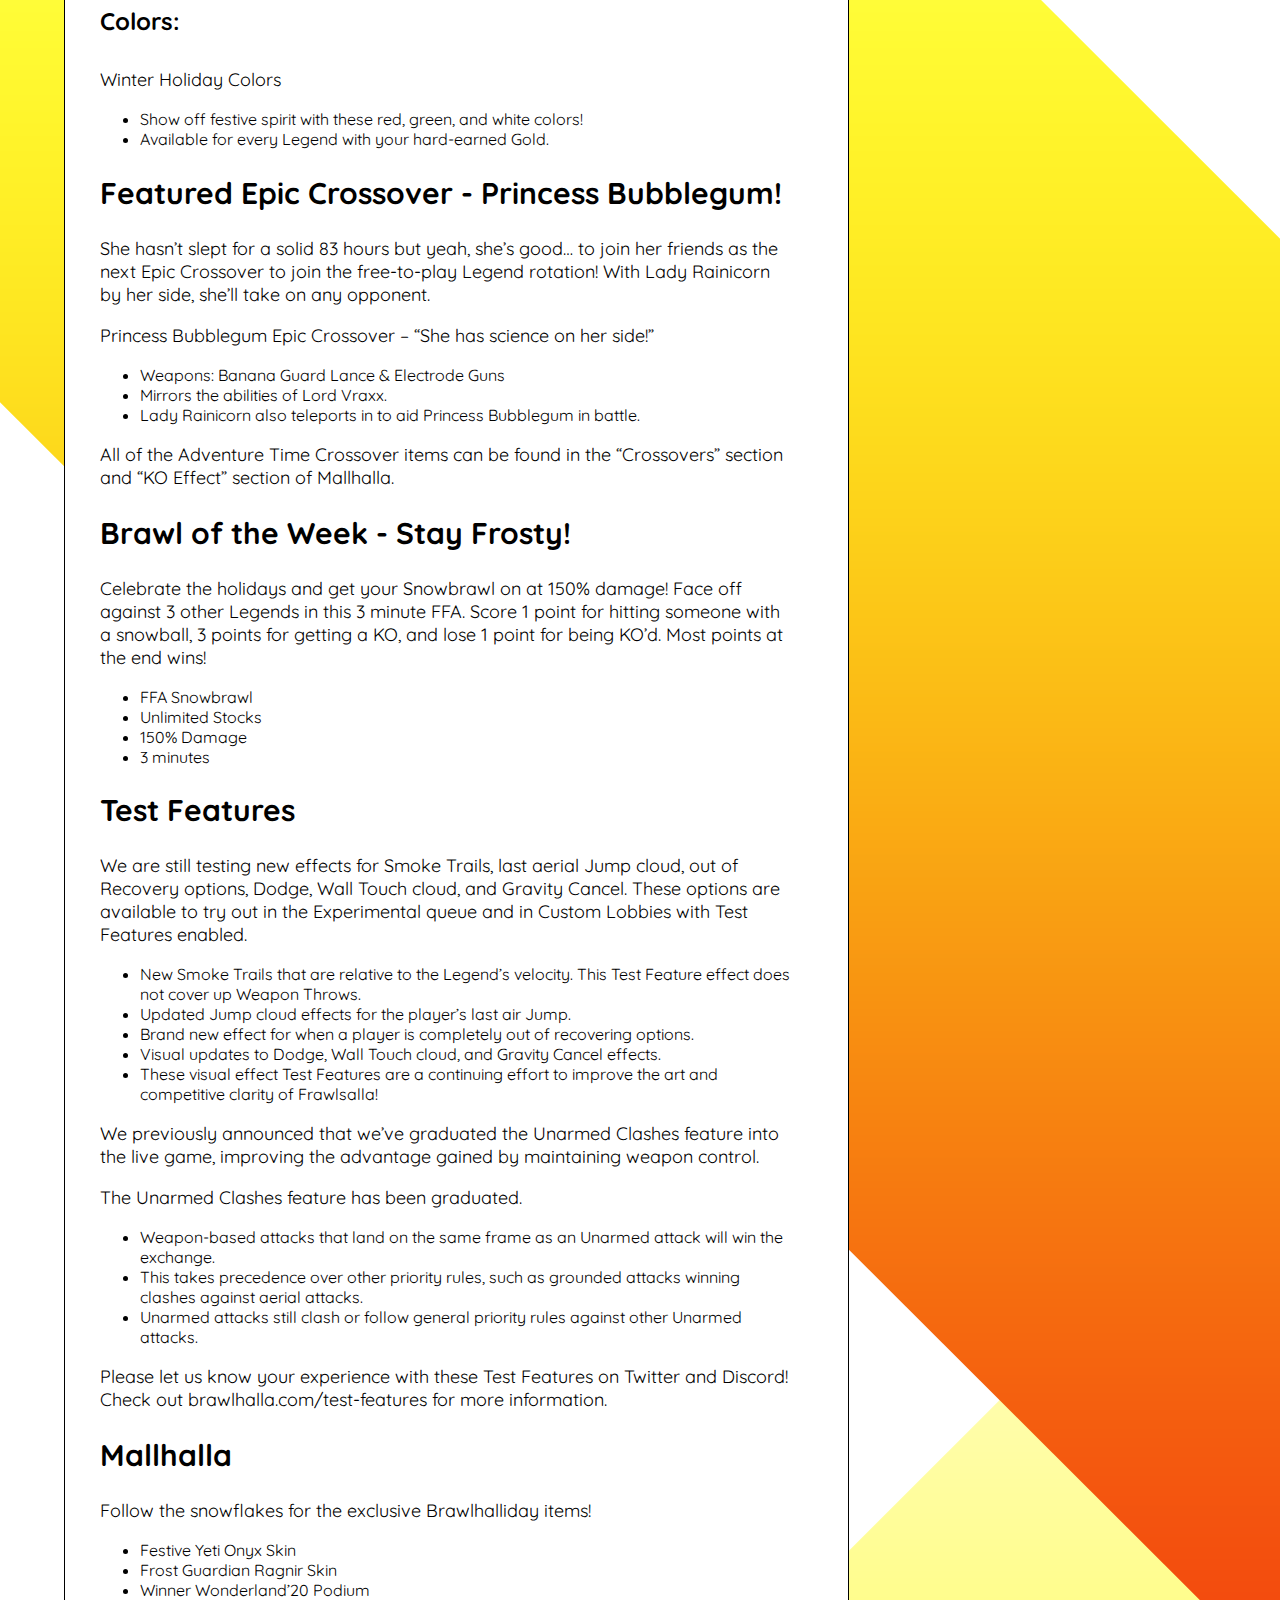
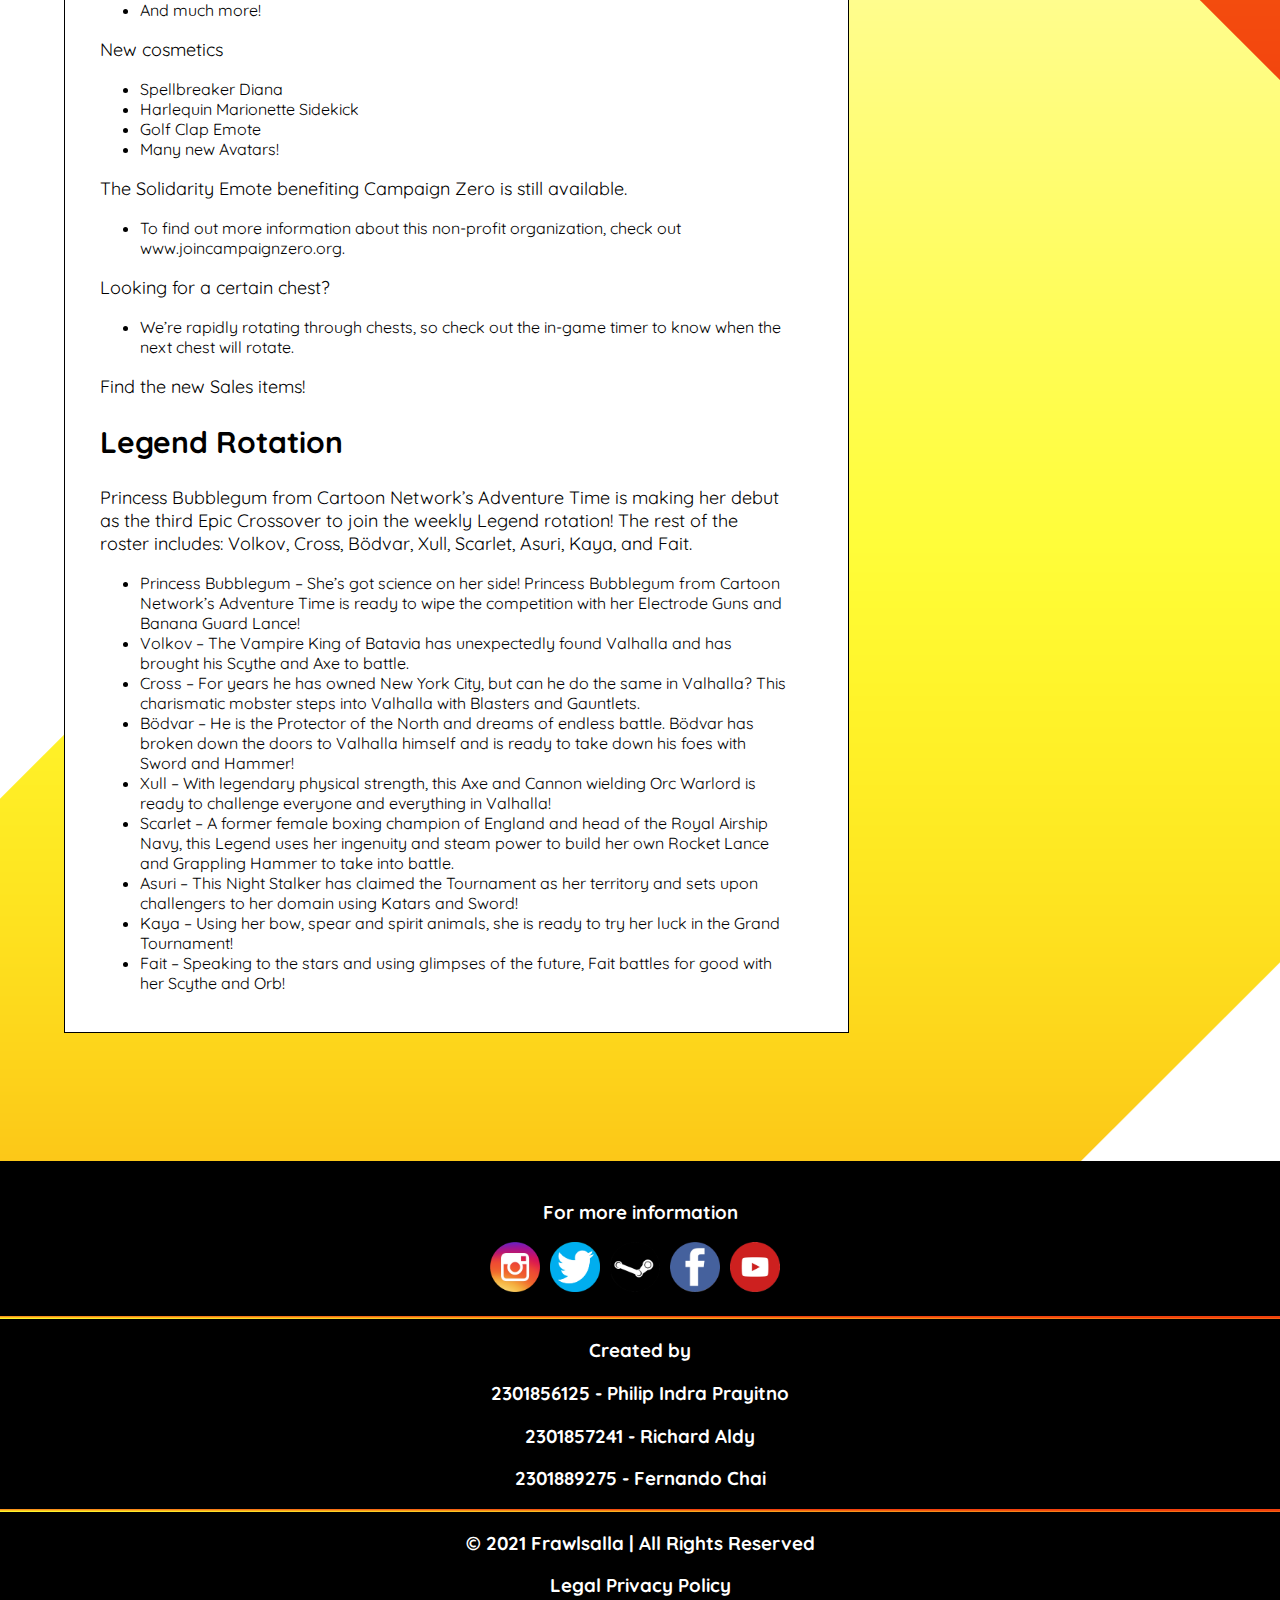
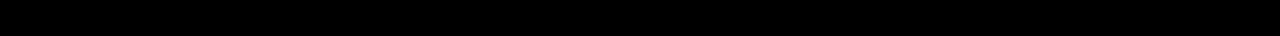
<file: Frawlsalla/event-5.html>
<!DOCTYPE html>
<head>
    <meta charset="UTF-8">
    <meta http-equiv="X-UA-Compatible" content="IE=edge">
    <meta name="viewport" content="width=device-width, initial-scale=1.0">

    <link rel="preconnect" href="https://fonts.gstatic.com">
    <link rel="stylesheet" href="CSS/header-footer-style.css">
    <link rel="stylesheet" href="CSS/event-details-style.css">

    <script src="https://ajax.googleapis.com/ajax/libs/jquery/3.5.1/jquery.min.js"></script>
    <script src="JS/header.js"></script>

    <link href="https://fonts.googleapis.com/css2?family=Quicksand:wght@300;400;500;600;700&display=swap" rel="stylesheet">
    <link href="https://fonts.googleapis.com/css2?family=Poppins:ital,wght@0,100;0,200;0,300;0,400;0,500;0,600;0,700;0,800;0,900;1,100;1,200;1,300;1,400;1,500;1,600;1,700;1,800;1,900&display=swap" rel="stylesheet">
    
    <title>Frawlsalla</title>
</head>
<body>
    <header>
        <nav id="header-navbar">
            <div></div>
            <a class="logo" href="index.html"><img id="icn-logo" src="Assets/icn-logo.png"></a>
            <div class="header-navbar-menu">
                <button onclick="toggleMenu()"></button>
            </div>
        </nav>
        <div class="gradient-background custom-separator"></div>
        <nav id="header-navbar-menu-list">
            <div id="header-navbar-dropdown-menu">
                <span>Menu &#9660;</span>
                <ul>
                    <li><a href="index.html">Home</a></li>
                    <li><a href="characters.html">Characters</a></li>
                    <li><a href="event.html">Events</a></li>
                    <li><a href="screenshots.html">Screenshots</a></li>
                    <li><a href="play-now.html">Play Now</a></li>
                </ul>
            </div>
        </nav>
    </header>
    <main>
        <div id="content">
            <div id="event-details">
                <div id="event-details-header">
                    <div id="event-details-header-title">
                        <b>BRAWLHALLIDAYS - 2020</b>
                    </div>
                    <div id="event-details-header-date">
                        Date: <strong>16 December 2020</strong>
                    </div>
                </div>
                <div id="event-details-banner">
                    <img src="./Assets/Events/img-brawlhallidays.jpg">
                </div>
                <div id="event-details-text">
                    <p>
                        The holiday seasonal event is here! We’re celebrating the Brawlhallidays 
                        with a very merry UI takeover, all new main menu music, Winter Holiday Colors, 
                        a free daily login bonus, and themed items. This includes the new Festive Yeti Onyx 
                        and Frost Guardian Ragnir Skins and the Winner Wonderland’20 Podium. 
                        Just follow the snowflakes in Mallhalla! 
                    </p>
                    <p>
                        For those in the pursuit of Glory, the new Ranked Season 19 will start on January 20th.
                    </p>
                    <p>
                        We’re continuing to spotlight characters from Cartoon Network’s Adventure Time 
                        with Princess Bubblegum making her free-to-play Legend rotation debut! 
                        We’re also featuring Stay Frosty as Brawl of the Week.
                    </p>
                    <p>
                        To catch the latest Frawlsalla news and content, be sure to follow us on Twitter, 
                        Twitch, Facebook, YouTube, Instagram and Discord!
                    </p>
                    <h2>Brawlhallidays 2020</h2>
                    <p>
                        ‘Tis the season to be Brawl-y! Celebrate the Brawlhallidays with all-new 
                        main menu music and seasonal items. Including all-new skins for Onyx and Ragnir, 
                        an updated holiday-themed Podium, and other limited-time items like the 
                        Winter Holiday Colors, Frostbite KO Effect, and much more available by following the 
                        snowflakes in Mallhalla.
                    </p>
                    <h4>Legend Skins:</h4>
                    <p>
                        Festive Yeti Onyx
                    </p>
                    <ul>
                        <li>“Oh what fun it is to blast your opponents far away, hey!”</li>
                        <li>She’ll pummel you into the holiday spirit with her penguin shaped Gauntlets 
                            and Frosty’s Fury Cannon.</li>
                    </ul>
                    <p>
                        Frost Guardian Ragnir
                    </p>
                    <ul>
                        <li>“Slashing through a winter wonderland.”</li>
                        <li>This icy dragon is out for the hunt with his Crystal Blades and Permafrost Axe.</li>
                    </ul>
                    <p>
                        Nutcracker Cassidy
                    </p>
                    <ul>
                        <li>“Ready to lead the cavalry this holiday season.”</li>
                    </ul>
                    <p>
                        Santa Wu Shang
                    </p>
                    <ul>
                        <li>“He’s making a list and KO-ing you twice!”</li>
                    </ul>
                    <p>
                        Future Spirit Artemis
                    </p>
                    <ul>
                        <li>“The ghost of knockouts yet to come.”</li>
                    </ul>
                    <p>
                        Nutcracker Val
                    </p>
                    <ul>
                        <li>“Exterminator. No job too big, or small, or seven-headed. Open holidays and nighttime.”</li>
                    </ul>
                    <p>
                        Nutcracker Bödvar
                    </p>
                    <ul>
                        <li>“Neither mouse nor king can stand against true bravery.”</li>
                    </ul>
                    <p>
                        Snowman Kor
                    </p>
                    <ul>
                        <li>“Don’t put rocks in snowballs. Someone could get hurt.”</li>
                    </ul>
                    <p>
                        Krampus Cross
                    </p>
                    <ul>
                        <li>“He’s got this in the bag.”</li>
                    </ul>
                    <p>
                        Holly Jolly Ember
                    </p>
                    <ul>
                        <li>“Jingle Bell, Jingle Bell, Jingle Bell, Stock.”</li>
                    </ul>
                    <p>
                        Wreck the Halls Teros
                    </p>
                    <ul>
                        <li>“Who’s the most famous now?”</li>
                    </ul>
                    <p>
                        Secret Santa Thatch
                    </p>
                    <ul>
                        <li>“Yo ho ho ho!”</li>
                    </ul>
                    <h4>Weapon Skin:</h4>
                    <p>
                        Winter Daggers
                    </p>
                    <ul>
                        <li>“Watch out for frostbite!”</li>
                        <li>This Katar Weapon Skin is the pointiest icicles you’ve ever seen!</li>
                    </ul>
                    <h4>Podium:</h4>
                    <p>Winner Wonderland’20 Podium</p>
                    <ul>
                        <li>“Celebrate the Brawlhallidays with the newest winter design. Next stop: Santa’s Workshop!”</li>
                        <li>A Podium with all new sound effects!</li>
                    </ul>
                    <h4>KO Effect:</h4>
                    <p>
                        Frostbite
                    </p>
                    <ul>
                        <li>“Hope you brought a coat.”</li>
                        <li>A chilly KO effect for the season.</li>
                    </ul>
                    <h4>Avatars:</h4>
                    <p>
                        Bomby the Snowman
                    </p>
                    <ul>
                        <li>“And he waved goodbye, saying don’t you cry. Stand a safe distance away.”</li>
                        <li>An exclusive animated Avatar!</li>
                    </ul>
                    <p>
                        Mjolnir Snowflake
                    </p>
                    <ul>
                        <li>“Only Thor can catch this on his tongue.”</li>
                        <li>Can be purchased with your hard-earned Gold!</li>
                    </ul>
                    <h4>Colors:</h4>
                    <p>
                        Winter Holiday Colors
                    </p>
                    <ul>
                        <li>Show off festive spirit with these red, green, and white colors!</li>
                        <li>Available for every Legend with your hard-earned Gold.</li>
                    </ul>
                    <h2>Featured Epic Crossover - Princess Bubblegum!</h2>
                    <p>
                        She hasn’t slept for a solid 83 hours but yeah, she’s good… to join her friends 
                        as the next Epic Crossover to join the free-to-play Legend rotation! With Lady Rainicorn 
                        by her side, she’ll take on any opponent.  
                    </p>
                    <p>
                        Princess Bubblegum Epic Crossover – “She has science on her side!”
                    </p>
                    <ul>
                        <li>Weapons: Banana Guard Lance & Electrode Guns</li>
                        <li>Mirrors the abilities of Lord Vraxx.</li>
                        <li>Lady Rainicorn also teleports in to aid Princess Bubblegum in battle.</li>
                    </ul>
                    <p>
                        All of the Adventure Time Crossover items can be found in the “Crossovers” section 
                        and “KO Effect” section of Mallhalla.
                    </p>
                    <h2>Brawl of the Week - Stay Frosty!</h2>
                    <p>
                        Celebrate the holidays and get your Snowbrawl on at 150% damage! 
                        Face off against 3 other Legends in this 3 minute FFA. Score 1 point for hitting 
                        someone with a snowball, 3 points for getting a KO, and lose 1 point for being KO’d. 
                        Most points at the end wins!
                    </p>
                    <ul>
                        <li>FFA Snowbrawl</li>
                        <li>Unlimited Stocks</li>
                        <li>150% Damage</li>
                        <li>3 minutes</li>
                    </ul>
                    <h2>Test Features</h2>
                    <p>
                        We are still testing new effects for Smoke Trails, last aerial Jump cloud, 
                        out of Recovery options, Dodge, Wall Touch cloud, and Gravity Cancel. 
                        These options are available to try out in the Experimental queue and in Custom Lobbies 
                        with Test Features enabled. 
                    </p>
                    <ul>
                        <li>New Smoke Trails that are relative to the Legend’s velocity. 
                            This Test Feature effect does not cover up Weapon Throws.</li>
                        <li>Updated Jump cloud effects for the player’s last air Jump.</li>
                        <li>Brand new effect for when a player is completely out of recovering options.</li>
                        <li>Visual updates to Dodge, Wall Touch cloud, and Gravity Cancel effects.</li>
                        <li>These visual effect Test Features are a continuing effort to improve the art 
                            and competitive clarity of Frawlsalla!</li>
                    </ul>
                    <p>
                        We previously announced that we’ve graduated the Unarmed Clashes feature 
                        into the live game, improving the advantage gained by maintaining weapon control.
                    </p>
                    <p>
                        The Unarmed Clashes feature has been graduated.
                    </p>
                    <ul>
                        <li>Weapon-based attacks that land on the same frame as an Unarmed attack will win the exchange.</li>
                        <li>This takes precedence over other priority rules, such as 
                            grounded attacks winning clashes against aerial attacks.</li>
                        <li>Unarmed attacks still clash or follow general priority rules against 
                            other Unarmed attacks.</li>
                    </ul>
                    <p>
                        Please let us know your experience with these Test Features on Twitter and Discord! 
                        Check out brawlhalla.com/test-features for more information.
                    </p>
                    <h2>Mallhalla</h2>
                    <p>
                        Follow the snowflakes for the exclusive Brawlhalliday items!
                    </p>
                    <ul>
                        <li>Festive Yeti Onyx Skin</li>
                        <li>Frost Guardian Ragnir Skin</li>
                        <li>Winner Wonderland’20 Podium</li>
                        <li>And much more!</li>
                    </ul>
                    <p>
                        New cosmetics
                    </p>
                    <ul>
                        <li>Spellbreaker Diana</li>
                        <li>Harlequin Marionette Sidekick</li>
                        <li>Golf Clap Emote</li>
                        <li>Many new Avatars!</li>
                    </ul>
                    <p>
                        The Solidarity Emote benefiting Campaign Zero is still available.
                    </p>
                    <ul>
                        <li>To find out more information about this non-profit organization, check out www.joincampaignzero.org.</li>
                    </ul>
                    <p>
                        Looking for a certain chest?
                    </p>
                    <ul>
                        <li>We’re rapidly rotating through chests, so check out the in-game 
                            timer to know when the next chest will rotate.</li>
                    </ul>
                    <p>
                        Find the new Sales items!
                    </p>
                    <h2>Legend Rotation</h2>
                    <p>
                        Princess Bubblegum from Cartoon Network’s Adventure Time is making her debut 
                        as the third Epic Crossover to join the weekly Legend rotation! The rest of the roster 
                        includes: Volkov, Cross, Bödvar, Xull, Scarlet, Asuri, Kaya, and Fait.
                    </p>
                    <ul>
                        <li>Princess Bubblegum – She’s got science on her side! Princess Bubblegum 
                            from Cartoon Network’s Adventure Time is ready to wipe the competition with her 
                            Electrode Guns and Banana Guard Lance!</li>
                        <li>Volkov – The Vampire King of Batavia has unexpectedly found Valhalla 
                            and has brought his Scythe and Axe to battle.</li>
                        <li>Cross – For years he has owned New York City, but can he do the same in Valhalla?  
                            This charismatic mobster steps into Valhalla with Blasters and Gauntlets.</li>
                        <li>Bödvar – He is the Protector of the North and dreams of endless battle. 
                            Bödvar has broken down the doors to Valhalla himself and is ready to take down 
                            his foes with Sword and Hammer!</li>
                        <li>Xull – With legendary physical strength, this Axe and Cannon wielding Orc Warlord 
                            is ready to challenge everyone and everything in Valhalla!</li>
                        <li>Scarlet – A former female boxing champion of England and head of the Royal 
                            Airship Navy, this Legend uses her ingenuity and steam power to build her own 
                            Rocket Lance and Grappling Hammer to take into battle.</li>
                        <li>Asuri – This Night Stalker has claimed the Tournament as her territory and 
                            sets upon challengers to her domain using Katars and Sword!</li>
                        <li>Kaya – Using her bow, spear and spirit animals, she is ready to try her luck 
                            in the Grand Tournament!</li>
                        <li>Fait – Speaking to the stars and using glimpses of the future, Fait 
                            battles for good with her Scythe and Orb!</li>
                    </ul>
                </div>
            </div>
            <div id="recent-news">
                <div id="recent-news-title">
                    <b>RECENT NEWS</b>
                </div>
                <a href="event-1.html">
                    <div class="recent-news-box">
                        <img src="./Assets/Events/img-bloomhalla.jpg">
                        <div class="recent-news-box-details">
                            <div class="recent-news-box-title">
                                <b>BLOOMHALLA</b>
                            </div>
                            <div class="recent-news-box-date">
                                Date: <strong>28 April 2021</strong>
                            </div>
                        </div>
                    </div>
                </a>
                <hr>
                <a href="event-2.html">
                    <div class="recent-news-box">
                        <img src="./Assets/Events/img-reno.jpg">
                        <div class="recent-news-box-details">
                            <div class="recent-news-box-title">
                                <b>NEW LEGEND - RENO</b>
                            </div>
                            <div class="recent-news-box-date">
                                Date: <strong>14 April 2021</strong>
                            </div>
                        </div>
                    </div>
                </a>
                <hr>
                <a href="event-3.html">
                    <div class="recent-news-box">
                        <img src="./Assets/Events/img-luckothebrawl.jpg">
                        <div class="recent-news-box-details">
                            <div class="recent-news-box-title">
                                <b>LUCK O’ THE BRAWL - 2021</b>
                            </div>
                            <div class="recent-news-box-date">
                                Date: <strong>17 March 2021</strong>
                            </div>
                        </div>
                    </div>
                </a>
                <hr>
                <a href="event-4.html">
                    <div class="recent-news-box">
                        <img src="./Assets/Events/img-valhallentine.jpg">
                        <div class="recent-news-box-details">
                            <div class="recent-news-box-title">
                                <b>VALHALLENTINE - 2021</b>
                            </div>
                            <div class="recent-news-box-date">
                                Date: <strong>10 February 2021</strong>
                            </div>
                        </div>
                    </div>
                </a>
            </div>
        </div>
    </main>

    <footer>
        <h3>For more information</h3>
        <div class="footer-social-media">
            <a href="https://www.instagram.com/brawlhallafr/" target="_blank">
                <img id="footer-image-icon" src="Assets/instagram.png">
            </a>
            <a href="https://twitter.com/brawlhalla" target="_blank">
                <img id="footer-image-icon" src="Assets/twitter.png">
            </a>
            <a href="https://store.steampowered.com/app/291550/Brawlhalla/" target="_blank">
                <img id="footer-image-icon" src="Assets/steam.png">
            </a>
            <a href="https://www.facebook.com/Brawlhalla/" target="_blank">
                <img id="footer-image-icon" src="Assets/facebook.png">
            </a>
            <a href="https://www.youtube.com/user/Brawlhalla" target="_blank">
                <img id="footer-image-icon" src="Assets/youtube.png">
            </a>
        </div>

        <br>
        <div class="gradient-background custom-separator"></div>
        <h3>Created by</h3>
        <h3>2301856125 - Philip Indra Prayitno</h3>
        <h3>2301857241 - Richard Aldy</h3>
        <h3>2301889275 - Fernando Chai</h3>

        <div class="gradient-background custom-separator"></div>
        <h3>© 2021 Frawlsalla | All Rights Reserved</h3>
        <h3>Legal Privacy Policy</h3>
    </footer>
</body>
</html>
</file>
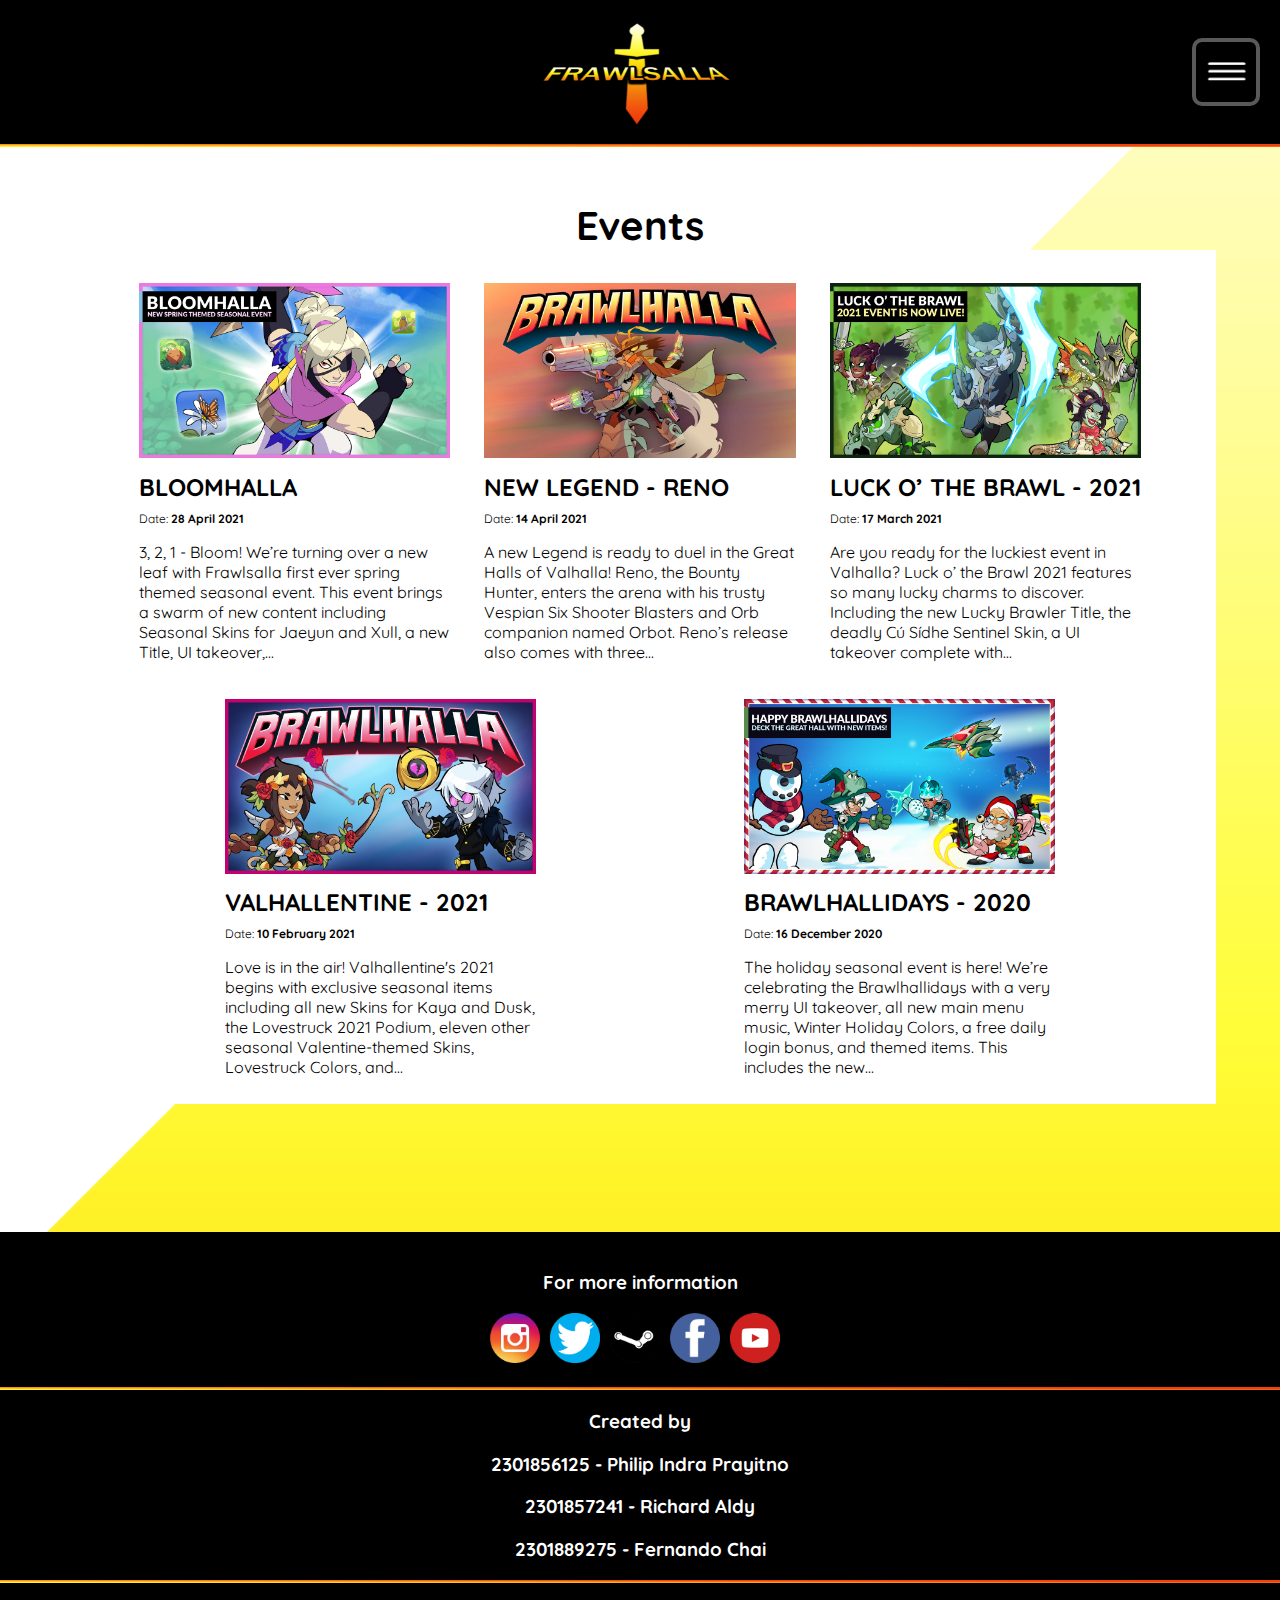
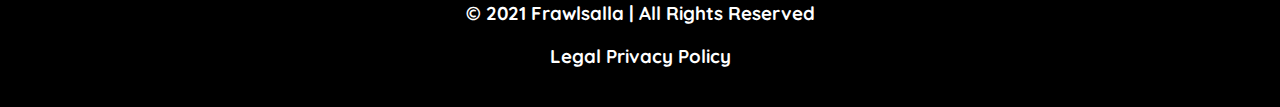
<file: Frawlsalla/event.html>
<!DOCTYPE html>
<head>
    <meta charset="UTF-8">
    <meta http-equiv="X-UA-Compatible" content="IE=edge">
    <meta name="viewport" content="width=device-width, initial-scale=1.0">

    <link rel="preconnect" href="https://fonts.gstatic.com">
    <link rel="stylesheet" href="CSS/header-footer-style.css">
    <link rel="stylesheet" href="CSS/event-style.css">

    <script src="https://ajax.googleapis.com/ajax/libs/jquery/3.5.1/jquery.min.js"></script>
    <script src="JS/header.js"></script>

    <link href="https://fonts.googleapis.com/css2?family=Quicksand:wght@300;400;500;600;700&display=swap" rel="stylesheet">
    <link href="https://fonts.googleapis.com/css2?family=Poppins:ital,wght@0,100;0,200;0,300;0,400;0,500;0,600;0,700;0,800;0,900;1,100;1,200;1,300;1,400;1,500;1,600;1,700;1,800;1,900&display=swap" rel="stylesheet">
    
    <title>Frawlsalla</title>
</head>
<body>
    <header>
        <nav id="header-navbar">
            <div></div>
            <a class="logo" href="index.html"><img id="icn-logo" src="Assets/icn-logo.png"></a>
            <div class="header-navbar-menu">
                <button onclick="toggleMenu()"></button>
            </div>
        </nav>
        <div class="gradient-background custom-separator"></div>
        <nav id="header-navbar-menu-list">
            <div id="header-navbar-dropdown-menu">
                <span>Menu &#9660;</span>
                <ul>
                    <li><a href="index.html">Home</a></li>
                    <li><a href="characters.html">Characters</a></li>
                    <li><a href="event.html">Events</a></li>
                    <li><a href="screenshots.html">Screenshots</a></li>
                    <li><a href="play-now.html">Play Now</a></li>
                </ul>
            </div>
        </nav>
    </header>
    <main>
        <div id="content">
            <div id="events-header">
                <b>Events</b>
            </div>
            <div id="events-container">
                <div class="event-detail">
                    <div class="event-banner">
                        <a href="event-1.html">
                            <img src="Assets/Events/img-bloomhalla.jpg" alt="">
                        </a>
                    </div>
                    <div class="event-name">
                        <a href="event-1.html">
                            <b>BLOOMHALLA</b>
                        </a>
                    </div>
                    <div class="event-information">
                        Date: <strong>28 April 2021</strong>
                    </div>
                    <div class="event-summary">
                        <p>
                            3, 2, 1 - Bloom! We’re turning over a new leaf with Frawlsalla first ever 
                            spring themed seasonal event. This event brings a swarm of new content including 
                            Seasonal Skins for Jaeyun and Xull, a new Title, UI takeover,...
                        </p>
                    </div>
                </div>
                <div class="event-detail">
                    <div class="event-banner">
                        <a href="event-2.html">
                            <img src="Assets/Events/img-reno.jpg" alt="">
                        </a>
                    </div>
                    <div class="event-name">
                        <a href="event-2.html">
                            <b>NEW LEGEND - RENO</b>
                        </a>
                    </div>
                    <div class="event-information">
                        Date: <strong>14 April 2021</strong>
                    </div>
                    <div class="event-summary">
                        <p>
                            A new Legend is ready to duel in the Great Halls of Valhalla! 
                            Reno, the Bounty Hunter, enters the arena with his trusty Vespian Six Shooter Blasters 
                            and Orb companion named Orbot. Reno’s release also comes with three...
                        </p>
                    </div>
                </div>
                <div class="event-detail">
                    <div class="event-banner">
                        <a href="event-3.html">
                            <img src="Assets/Events/img-luckothebrawl.jpg" alt="">
                        </a>
                    </div>
                    <div class="event-name">
                        <a href="event-3.html">
                            <b>LUCK O’ THE BRAWL - 2021</b>
                        </a>
                    </div>
                    <div class="event-information">
                        Date: <strong>17 March 2021</strong>
                    </div>
                    <div class="event-summary">
                        <p>
                            Are you ready for the luckiest event in Valhalla? Luck o’ the Brawl 2021 
                            features so many lucky charms to discover. Including the new Lucky Brawler Title, 
                            the deadly Cú Sídhe Sentinel Skin, a UI takeover complete with...
                        </p>
                    </div>
                </div>
                <div class="event-detail">
                    <div class="event-banner">
                        <a href="event-4.html">
                            <img src="Assets/Events/img-valhallentine.jpg" alt="">
                        </a>
                    </div>
                    <div class="event-name">
                        <a href="event-4.html">
                            <b>VALHALLENTINE - 2021</b>
                        </a>
                    </div>
                    <div class="event-information">
                        Date: <strong>10 February 2021</strong>
                    </div>
                    <div class="event-summary">
                        <p>
                            Love is in the air! Valhallentine's 2021 begins with exclusive seasonal items 
                            including all new Skins for Kaya and Dusk, the Lovestruck 2021 Podium, 
                            eleven other seasonal Valentine-themed Skins, Lovestruck Colors, and...
                        </p>
                    </div>
                </div>
                <div class="event-detail">
                    <div class="event-banner">
                        <a href="event-5.html">
                            <img src="Assets/Events/img-brawlhallidays.jpg" alt="">
                        </a>
                    </div>
                    <div class="event-name">
                        <a href="event-5.html">
                            <b>BRAWLHALLIDAYS - 2020</b>
                        </a>
                    </div>
                    <div class="event-information">
                        Date: <strong>16 December 2020</strong>
                    </div>
                    <div class="event-summary">
                        <p>
                            The holiday seasonal event is here! We’re celebrating the Brawlhallidays 
                            with a very merry UI takeover, all new main menu music, Winter Holiday Colors, 
                            a free daily login bonus, and themed items. This includes the new...
                        </p>
                    </div>
                </div>
            </div>
        </div>
    </main>

    <footer>
        <h3>For more information</h3>
        <div class="footer-social-media">
            <a href="https://www.instagram.com/brawlhallafr/" target="_blank">
                <img id="footer-image-icon" src="Assets/instagram.png">
            </a>
            <a href="https://twitter.com/brawlhalla" target="_blank">
                <img id="footer-image-icon" src="Assets/twitter.png">
            </a>
            <a href="https://store.steampowered.com/app/291550/Brawlhalla/" target="_blank">
                <img id="footer-image-icon" src="Assets/steam.png">
            </a>
            <a href="https://www.facebook.com/Brawlhalla/" target="_blank">
                <img id="footer-image-icon" src="Assets/facebook.png">
            </a>
            <a href="https://www.youtube.com/user/Brawlhalla" target="_blank">
                <img id="footer-image-icon" src="Assets/youtube.png">
            </a>
        </div>

        <br>
        <div class="gradient-background custom-separator"></div>
        <h3>Created by</h3>
        <h3>2301856125 - Philip Indra Prayitno</h3>
        <h3>2301857241 - Richard Aldy</h3>
        <h3>2301889275 - Fernando Chai</h3>

        <div class="gradient-background custom-separator"></div>
        <h3>© 2021 Frawlsalla | All Rights Reserved</h3>
        <h3>Legal Privacy Policy</h3>
    </footer>
</body>
</html>
</file>
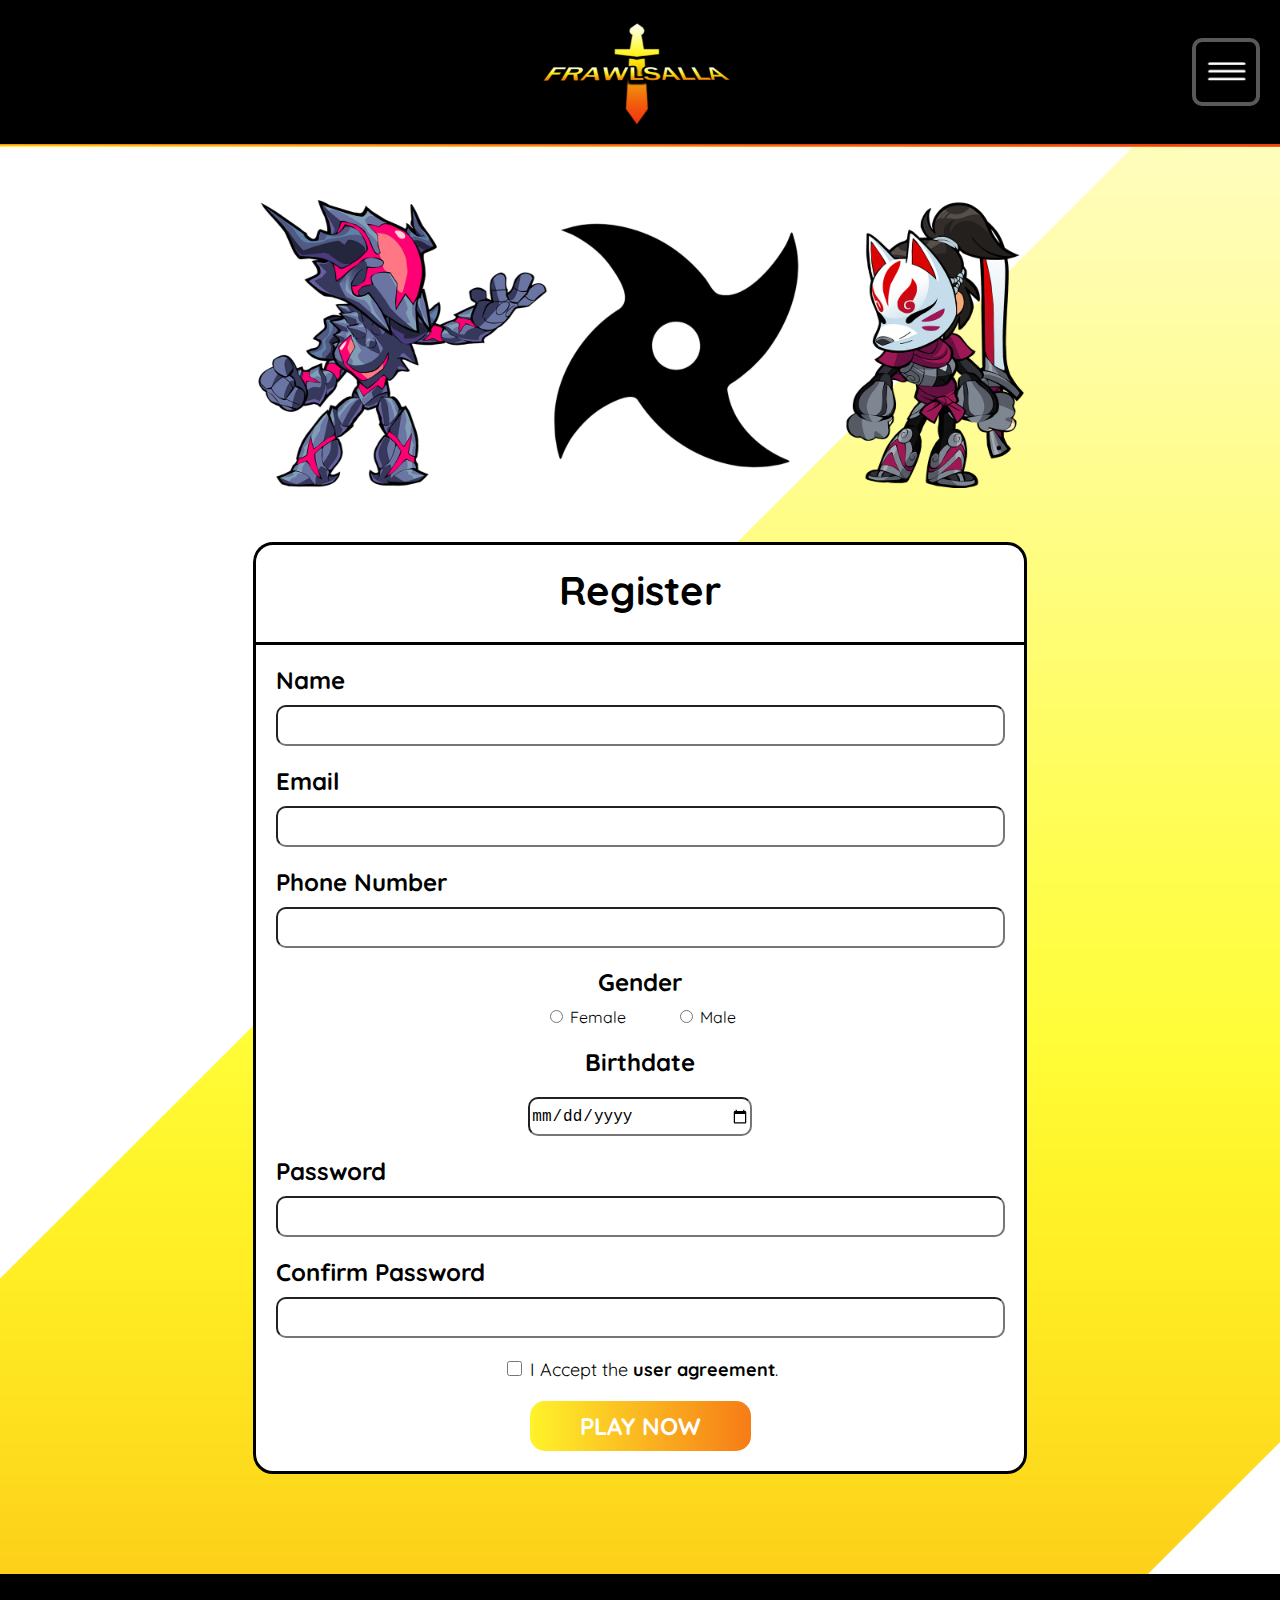
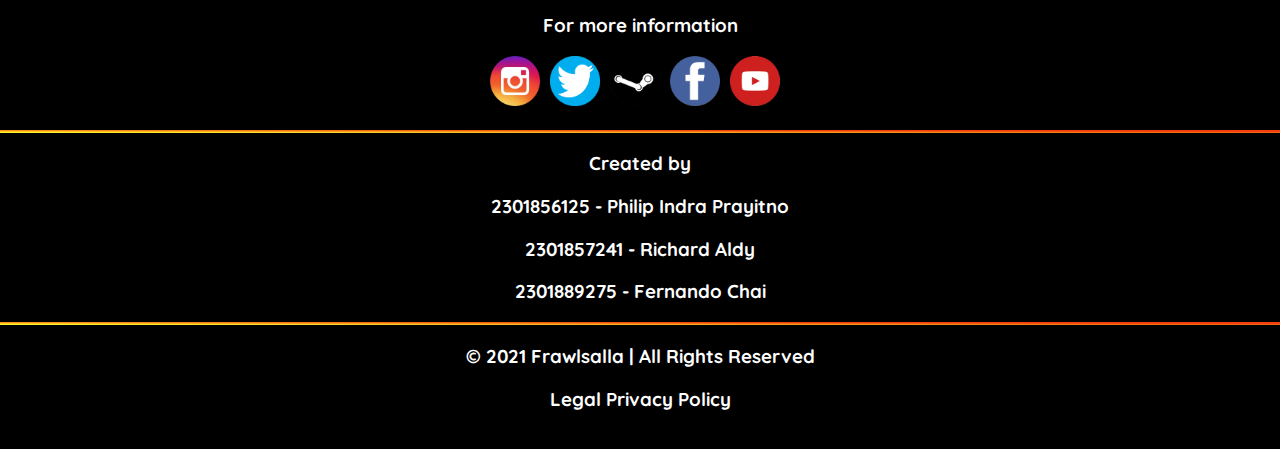
<file: Frawlsalla/play-now.html>
<!DOCTYPE html>
    <head>
        <meta charset="UTF-8">
        <meta http-equiv="X-UA-Compatible" content="IE=edge">
        <meta name="viewport" content="width=device-width, initial-scale=1.0">

        <link rel="preconnect" href="https://fonts.gstatic.com">
        <link rel="stylesheet" href="CSS/header-footer-style.css">
        <link rel="stylesheet" href="CSS/play-now-style.css">

        <script src="https://ajax.googleapis.com/ajax/libs/jquery/3.5.1/jquery.min.js"></script>
        <script src="JS/header.js"></script>
        <script src="JS/popup.js"></script>
        <script src="JS/form.js"></script>

        <link href="https://fonts.googleapis.com/css2?family=Quicksand:wght@300;400;500;600;700&display=swap" rel="stylesheet">
        <link href="https://fonts.googleapis.com/css2?family=Poppins:ital,wght@0,100;0,200;0,300;0,400;0,500;0,600;0,700;0,800;0,900;1,100;1,200;1,300;1,400;1,500;1,600;1,700;1,800;1,900&display=swap" rel="stylesheet">
        <title>Frawlsalla</title>
    </head>

    <body>
        <header>
            <nav id="header-navbar">
                <div></div>
                <a class="logo" href="index.html"><img id="icn-logo" src="Assets/icn-logo.png"></a>
                <div class="header-navbar-menu">
                    <button onclick="toggleMenu()"></button>
                </div>
            </nav>
            <div class="gradient-background custom-separator"></div>
            <nav id="header-navbar-menu-list">
                <div id="header-navbar-dropdown-menu">
                    <span>Menu &#9660;</span>
                    <ul>
                        <li><a href="index.html">Home</a></li>
                        <li><a href="characters.html">Characters</a></li>
                        <li><a href="event.html">Events</a></li>
                        <li><a href="screenshots.html">Screenshots</a></li>
                        <li><a href="play-now.html">Play Now</a></li>
                    </ul>
                </div>
            </nav>
        </header>

        <main>
            <div class="blank-space"></div>
            <div id="content">
                <div class="content-register-image">
                    <img id="register-image" src="Assets/img-login.png">
                </div>

                <form class="content-register-form">
                    <div class="register-form">
                        <div class="register-form-header">
                            <h1>Register</h1>
                            <div class="custom-separator bg-black"></div>
                        </div>
                        <div class="register-form-content">
                            <label id="name-label" for="name-field">
                                <h2>Name</h2>
                            </label>
                            <input type="text" id="name-field" name="name" required>

                            <label id="email-label" for="email-field">
                                <h2>Email</h2>
                            </label>
                            <input type="email" id="email-field" name="email" required>

                            <label id="phone-number-label" for="phone-number-field">
                                <h2>Phone Number</h2>
                            </label>
                            <input type="tel" id="phone-number-field" name="phone-number" required>

                            <div class="form-gender"> 
                                <h2>Gender</h2>
                                <input type="radio" id="female" name="gender" value="female" required>
                                <label for="female">Female</label>
                                
                                <input type="radio" id="male" name="gender" value="male" required>
                                <label for="male">Male</label><br>
                            </div>

                            <div class="form-birthdate">
                                <label id="date-label" for="date-field">
                                    <h2>Birthdate</h2>
                                </label>
                                <input type="date" id="date-field" name="date" required>
                            </div>

                            <label id="password-label" for="password-field">
                                <h2>Password</h2>
                            </label>
                            <input type="password" id="password-field" name="password" required>

                            <label id="confirm-password-label" for="confirm-password-field">
                                <h2>Confirm Password</h2>
                            </label>
                            <input type="password" id="confirm-password-field" name="confirm-password" required>

                            <div class="form-checkbox">
                                <input type="checkbox" id="agree" name="agree" value="agree" required>
                                <label id="agree-label" for="agree">I Accept the </label><span id="user-agreement"><strong>user agreement</strong>.</span>
                            </div>

                            <span id="error-msg"></span>

                            <div class="form-submit">
                                <button id="play-button" onclick="validate()" type="button">Play Now</button>
                            </div>
                        </div>
                    </div>
                </form>
                <div class="blank-space-small"></div>
            </div>

            <div class="agreement-modal"></div>

            <div class="agreement-modal-content">
                <div class="agreement-modal-content-header">
                    <button id="close-modal-button"></button>
                    <h1>User Agreement</h1>
                    <div class="custom-separator bg-black"></div>
                </div>
                <div class="agreement-modal-content-content">
                    <textarea id="agreement" name="agreement" readonly>
1. YOUR ACCOUNT
1.1. To create an account and use the Frawlsalla Services, you must: 
(i) be an at least 12 year(s) old; 
(ii) be an emancipated minor; or 
(iii) have valid parent or legal guardian consent to be bound by these Terms. 
If you’re not an adult or emancipated minor, or don’t understand this section, please talk to your parents or legal guardian and ask for help. 
If you are the parent or legal guardian of a minor who creates an account with us, you and the minor accept and agree to be bound by these Terms. 
You are also responsible for all use of the account and compliance with these Terms by the minor, including all purchases made on the account. 
You may not create or use an account or use any of the Frawlsalla Services on behalf of any other person or other legal entity or for a commercial purpose.

1.2. You must always provide us with accurate and complete info including your real name.

1.3. You can’t share your account or Login Credentials with anyone.
You can’t sell, transfer or allow any other person to access your account or Login Credentials, or offer to do so.
You must keep your Login Credentials secret.
You must notify us immediately if you become aware of any breach of security, including any unauthorized account access or any loss, theft or unauthorized use or disclosure of your Login Credentials or payment info so we can take appropriate steps. You are responsible for all losses (including loss or use of Virtual Content) on your account where you have shared your Login Credentials or have failed to keep your account or Login Credentials secure.

2. ACCOUNT TERMINATION
2.1. If you break the rules, Your account can be terminated anytime.
2.1.1. You may terminate or suspend your account at any time by contacting us at support@frawlsalla.com

3. USER RULES
3.1. You can't I troll, flame, threaten or harass people while playing Frawlsalla (If you do, we might take action such as banning your account).
While playing Frawlsalla, you must comply with all laws, rules and regulations in the jurisdiction in which you reside. You must also comply with the acceptable use and behavioral policies that we publish from time to time on our websites, apps and games and the behavioral rules listed below (collectively the “User Rules”). The User Rules posted to our websites, apps and games or set out in this section are not meant to be exhaustive, and we reserve the right to modify them, as well as take appropriate disciplinary measures including temporary bans, account suspension or termination and deletion to protect the integrity and spirit of Frawlsalla, regardless of whether a specific behavior is listed in the User Rules as inappropriate.

The following are examples of behavior that warrant disciplinary measures:

Impersonating any person, business or entity, including an employee of Frawlsalla, or communicating in any way that makes it appear that the communication originates from Frawlsalla;
Publicly posting identifying info about yourself, Frawlsalla employees, or other players;
Harassing, stalking or threatening other players or Frawlsalla employees;
Removing, altering or concealing any copyright, trademark, patent or other proprietary rights notice of Frawlsalla contained within the Frawlsalla Services. You also may not transmit content that violates or infringes the rights of others, including patent, trademark, trade secret, copyright, publicity, personal rights or other rights;
Transmitting or communicating any content which we reasonably believe to be offensive to players, including language that is unlawful, harmful, threatening, abusive, harassing, defamatory, vulgar, obscene, sexually explicit, or racially, ethically, or otherwise objectionable;
Transmitting or facilitating the transmission of any content that contains a virus, corrupted data, trojan horse, bot keystroke logger, worm, time bomb, cancelbot or other computer programming routines that are intended to and/or actually damage, detrimentally interfere with, surreptitiously intercept or mine, scrape or expropriate any system, data or personal info;
Avoiding, bypassing, removing, deactivating, impairing, descrambling or otherwise circumventing any technological measure implemented by Frawlsalla or any third party to protect the Frawlsalla Services;
Spamming chat, whether for personal or commercial purposes, by disrupting the flow of conversation with repeated postings;
Participating in any action which we reasonably believe does or may defraud any other player, including by scamming or social engineering;
Using any unauthorized third party programs, including mods, hacks, cheats, scripts, bots, trainers and automation programs that interact with the Frawlsalla Services in any way, for any purpose, including any unauthorized third party programs that intercept, emulate, or redirect any communication relating to the Frawlsalla Services and any unauthorized third party programs that collect info about the Frawlsalla Services by reading areas of memory used by the Frawlsalla Services to store info;
Accessing or attempting to access areas of the Frawlsalla Services that are not made available to the public;
Selecting an account or user name that is falsely indicative of an association with Frawlsalla, contains personally identifying info, or that is offensive, defamatory, vulgar, obscene, sexually explicit, racially, ethnically, or otherwise objectionable. You may not use a misspelling or an alternative spelling to circumvent this restriction on name choices, like user names. Frawlsalla may modify any name which Frawlsalla reasonably believes violates this provision, without notification to you, and may take further disciplinary measures, including account termination for repeated violations;
Non-participation, logging out or exiting a game during live game-play. Frawlsalla may track this data over time and issue a temporary ban when a player is determined to have left mid-game too many times. The length of the temporary ban will increase over time if a particular account continues to leave live game play;
Playing on another person’s account or otherwise engaging in activity intended to “boost” an account’s status or rank;
Inducing or encouraging others to breach the User Rules or these Terms; or
Using the Frawlsalla Services for any business purpose without our express written consent or after we’ve asked you to stop using the Frawlsalla Services.


THEREFORE I ACKNOWLEDGE AND AGREE THAT I HAVE READ AND UNDERSTAND THESE TERMS, AND THAT BY SELECTING THE “ACCEPT” BUTTON BELOW OR OTHERWISE USING OR ACCESSING THE FRAWLSALLA SERVICES, YOU ARE AGREEING TO BE BOUND BY THE TERMS AND CONDITIONS SET OUT IN THESE USER AGREEMENT.
                    </textarea>
                </div>
            </div>
        </main>

        <footer>
            <h3>For more information</h3>
            <div class="footer-social-media">
                <a href="https://www.instagram.com/brawlhallafr/" target="_blank">
                    <img id="footer-image-icon" src="Assets/instagram.png">
                </a>
                <a href="https://twitter.com/brawlhalla" target="_blank">
                    <img id="footer-image-icon" src="Assets/twitter.png">
                </a>
                <a href="https://store.steampowered.com/app/291550/Brawlhalla/" target="_blank">
                    <img id="footer-image-icon" src="Assets/steam.png">
                </a>
                <a href="https://www.facebook.com/Brawlhalla/" target="_blank">
                    <img id="footer-image-icon" src="Assets/facebook.png">
                </a>
                <a href="https://www.youtube.com/user/Brawlhalla" target="_blank">
                    <img id="footer-image-icon" src="Assets/youtube.png">
                </a>
            </div>
            
            <br>
            <div class="gradient-background custom-separator"></div>
            <h3>Created by</h3>
            <h3>2301856125 - Philip Indra Prayitno</h3>
            <h3>2301857241 - Richard Aldy</h3>
            <h3>2301889275 - Fernando Chai</h3>

            <div class="gradient-background custom-separator"></div>
            <h3>© 2021 Frawlsalla | All Rights Reserved</h3>
            <h3>Legal Privacy Policy</h3>
        </footer>
    </body>
</html>
</file>
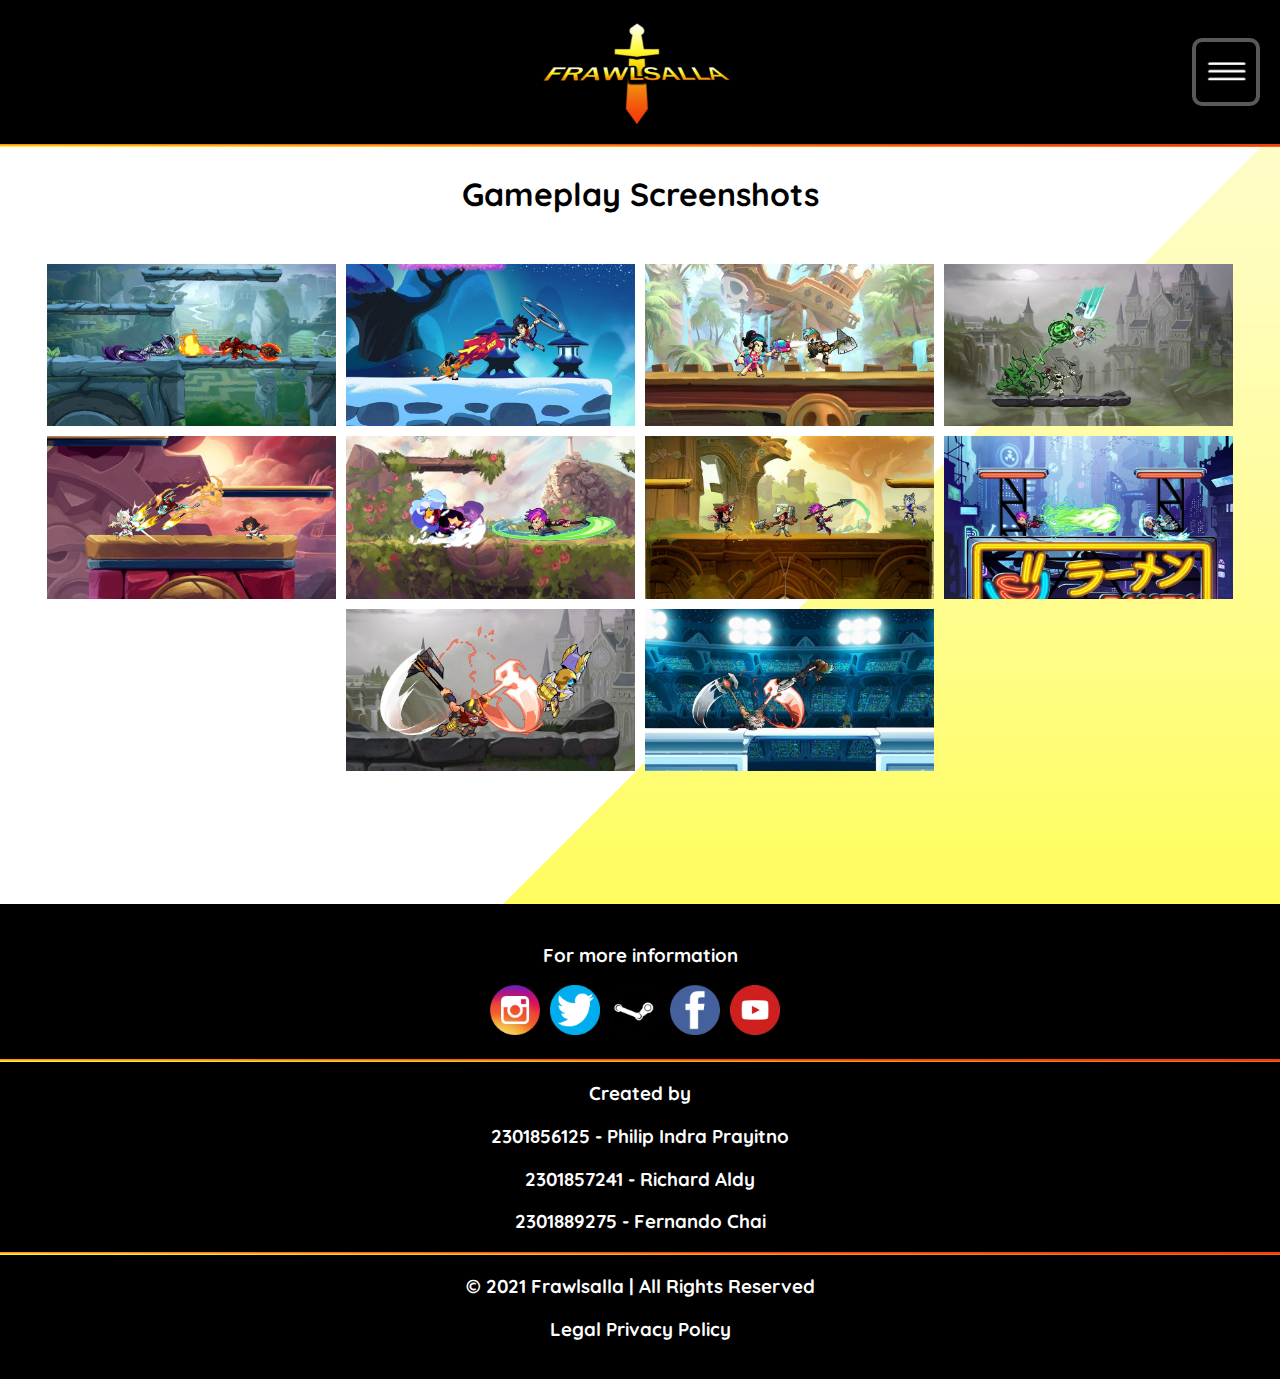
<file: Frawlsalla/screenshots.html>
<!DOCTYPE html>

<head>
    <meta charset="UTF-8">
    <meta http-equiv="X-UA-Compatible" content="IE=edge">
    <meta name="viewport" content="width=device-width, initial-scale=1.0">

    <link rel="preconnect" href="https://fonts.gstatic.com">
    <link rel="stylesheet" href="CSS/header-footer-style.css">
    <link rel="stylesheet" href="CSS/screenshot-style.css">

    <script src="https://ajax.googleapis.com/ajax/libs/jquery/3.5.1/jquery.min.js"></script>
    <script src="JS/header.js"></script>

    <link href="https://fonts.googleapis.com/css2?family=Quicksand:wght@300;400;500;600;700&display=swap"
        rel="stylesheet">
    <link
        href="https://fonts.googleapis.com/css2?family=Poppins:ital,wght@0,100;0,200;0,300;0,400;0,500;0,600;0,700;0,800;0,900;1,100;1,200;1,300;1,400;1,500;1,600;1,700;1,800;1,900&display=swap"
        rel="stylesheet">
    <title>Frawlsalla</title>
</head>

<body>
    <header>
        <nav id="header-navbar">
            <div></div>
            <a class="logo" href="index.html"><img id="icn-logo" src="Assets/icn-logo.png"></a>
            <div class="header-navbar-menu">
                <button onclick="toggleMenu()"></button>
            </div>
        </nav>
        <div class="gradient-background custom-separator"></div>
        <nav id="header-navbar-menu-list">
            <div id="header-navbar-dropdown-menu">
                <span>Menu &#9660;</span>
                <ul>
                    <li><a href="index.html">Home</a></li>
                    <li><a href="characters.html">Characters</a></li>
                    <li><a href="event.html">Events</a></li>
                    <li><a href="screenshots.html">Screenshots</a></li>
                    <li><a href="play-now.html">Play Now</a></li>
                </ul>
            </div>
        </nav>
    </header>

    <main>
        <div class="content">
            <div class="text">
                <h1>Gameplay Screenshots</h1>
            </div>
            <div class="container">
                <div class="screenshot">
                    <div class="box">
                        <a href="./Assets/Screenshot/1.png" target="_blank">
                            <img src="./Assets/Screenshot/1.png">
                        </a>
                    </div>
                </div>
                <div class="screenshot">
                    <div class="box">
                        <a href="./Assets/Screenshot/2.jpg" target="_blank">
                            <img src="./Assets/Screenshot/2.jpg">
                        </a>
                    </div>
                </div>
                <div class="screenshot">
                    <div class="box">
                        <a href="./Assets/Screenshot/3.jpg" target="_blank">
                            <img src="./Assets/Screenshot/3.jpg">
                        </a>
                    </div>
                </div>
                <div class="screenshot">
                    <div class="box">
                        <a href="./Assets/Screenshot/4.jpg" target="_blank">
                            <img src="./Assets/Screenshot/4.jpg">
                        </a>
                    </div>
                </div>
                <div class="screenshot">
                    <div class="box">
                        <a href="./Assets/Screenshot/5.png" target="_blank">
                            <img src="./Assets/Screenshot/5.png">
                        </a>
                    </div>
                </div>
                <div class="screenshot">
                    <div class="box">
                        <a href="./Assets/Screenshot/6.jpg" target="_blank">
                            <img src="./Assets/Screenshot/6.jpg">
                        </a>
                    </div>
                </div>
                <div class="screenshot">
                    <div class="box">
                        <a href="./Assets/Screenshot/7.jpg" target="_blank">
                            <img src="./Assets/Screenshot/7.jpg">
                        </a>
                    </div>
                </div>
                <div class="screenshot">
                    <div class="box">
                        <a href="./Assets/Screenshot/8.jpg" target="_blank">
                            <img src="./Assets/Screenshot/8.jpg">
                        </a>
                    </div>
                </div>
                <div class="screenshot">
                    <div class="box">
                        <a href="./Assets/Screenshot/9.jpg" target="_blank">
                            <img src="./Assets/Screenshot/9.jpg">
                        </a>
                    </div>
                </div>
                <div class="screenshot">
                    <div class="box">
                        <a href="./Assets/Screenshot/10.jpg" target="_blank">
                            <img src="./Assets/Screenshot/10.jpg">
                        </a>
                    </div>
                </div>
            </div>
        </div>
    </main>

    <footer>
        <h3>For more information</h3>
        <div class="footer-social-media">
            <a href="https://www.instagram.com/brawlhallafr/" target="_blank">
                <img id="footer-image-icon" src="Assets/instagram.png">
            </a>
            <a href="https://twitter.com/brawlhalla" target="_blank">
                <img id="footer-image-icon" src="Assets/twitter.png">
            </a>
            <a href="https://store.steampowered.com/app/291550/Brawlhalla/" target="_blank">
                <img id="footer-image-icon" src="Assets/steam.png">
            </a>
            <a href="https://www.facebook.com/Brawlhalla/" target="_blank">
                <img id="footer-image-icon" src="Assets/facebook.png">
            </a>
            <a href="https://www.youtube.com/user/Brawlhalla" target="_blank">
                <img id="footer-image-icon" src="Assets/youtube.png">
            </a>
        </div>

        <br>
        <div class="gradient-background custom-separator"></div>
        <h3>Created by</h3>
        <h3>2301856125 - Philip Indra Prayitno</h3>
        <h3>2301857241 - Richard Aldy</h3>
        <h3>2301889275 - Fernando Chai</h3>

        <div class="gradient-background custom-separator"></div>
        <h3>© 2021 Frawlsalla | All Rights Reserved</h3>
        <h3>Legal Privacy Policy</h3>
    </footer>
</body>

</html>
</file>
<file: Frawlsalla/CSS/header-footer-style.css>
html,
body {
  padding: 0;
  margin: 0;
  font-family: 'Quicksand', sans-serif;
  scroll-behavior: smooth;
  min-width: 300px !important;
}

a {
  text-decoration: none;
  color: white;
}

header {
  position: fixed;
  top: 0;
  left: 0;
  width: 100%;
  z-index: 1000;
  background-color: black;
}

#header-navbar {
  display: flex;
  justify-content: space-between;
  align-items: center;
  transition: 0.6s;
  color: #eeeeee;
  overflow: hidden;
  height: auto;
  padding: 10px 0px;
}

.header-navbar-menu button {
  background: url("../Assets/ic-hamburger.png");
  background-size: contain;
  padding: 30px;
  margin-right: 20px;
  border-radius: 10px;
  border: 4px solid hsla(0, 0%, 100%, 0.35);
  cursor: pointer;
  transition: 0.3s;
}

.header-navbar-menu button:hover {
  border: 4px solid white;
}

.header-navbar-menu button:focus {
  outline: none;
}

#header-navbar-menu-list {
    display: flex;
    align-content: center;
    justify-content: center;
    visibility: hidden;
    height: 0;
    transition: 0.2s ease-out;
    font-weight: 800;
    font-size: large;
}

#header-navbar-menu-list div {
  color: white;
  margin: 0 50px;
  padding: 15px 0;
}

#header-navbar-dropdown-menu span {
  width: 100% !important;
}

#header-navbar-dropdown-menu {
  text-align: center;
  left: 0;
  transition: all 0.5s ease;
  cursor: pointer;
}

#header-navbar-dropdown-menu ul {
    position: absolute;
    color: white;
    list-style-type: none;
    padding: 0;
    height: 0;
    visibility: hidden;
    width: 200px;
    padding: 0;
    margin: 0;
    top: 100%;
    text-align: left;
}

#header-navbar-dropdown-menu:hover ul {
    visibility: visible;
    transform: translateY(0);
    background-color: black;
    height: auto;
    margin-left: 0;
}

#header-navbar-dropdown-menu li {
  padding: 10px 10px;
}

#icn-logo {
  width: 200px;
  height: 120px;
  margin-left: 80px;
}

#first-menu-item {
  padding-left: 0 !important;
}

.footer-left {
  padding-left: 50px;
  color: white;
}

#footer-image-icon {
  width: 50px;
  height: 50px;
  margin-right: 10px;
}

#footer-findus-label {
  color: white;
  margin-right: 20px;
}

.footer-image-icon-end {
  padding-right: 25px;
}

footer {
  color: white;
  background-color: #000000;
  height: auto;
  display: block;
  justify-content: space-between;
  align-items: center;
  padding: 20px 0px;
  justify-content: center;
}

footer h3 {
  text-align: center;
}

.footer-social-media {
  right: 0;
  display: flex;
  margin-left: auto;
  align-items: center;
  justify-content: center;
}

html {
  height: 100%;
}

.gradient-background {
  background: linear-gradient(to top right, #fff32a 10%, #f2400d 70%);
  background-repeat: no-repeat;
}

.custom-separator {
  width: 100%;
  height: 3px;
}

.bg-black {
    background-color: black;
}

main {  
    padding: 0;
    margin: 0; 
    background-image: url(../Assets/bg-01.png), url(../Assets/bg-02.png) , url(../Assets/bg-01.png), url(../Assets/bg-02.png) , url(../Assets/bg-01.png);
  	background-position: right top, left top, right top, left top, right top;
    background-repeat: no-repeat;
    background-position-y: 0vh, 240vh, 480vh, 720vh, 960vh;
}

.blank-space {
    height: 200px;
}

.blank-space-small {
    height: 100px;
}
</file>
<file: Frawlsalla/CSS/character-style.css>
.characters-content {
  margin: 8% 10% 0% 10%;
  display: flex;
  flex-direction: column;
}

.content {
  padding-bottom: 10%;
}

.characters-content-grid {
  padding-bottom: 70px;
}

.Content-1-txt {
  flex: auto;
  align-items: center;
  display: flex;
  flex-direction: column;
  margin: 5% 30% 0% 30%;
  text-align: center;
}

.Content-1-txt h1 {
  margin: 0px;
  font-size: 70px;
}

.Content-1-txt h3 {
  margin: 0px;
  font-size: 30px;
}

.sub-character {
  background-color: #000000;
  color: white;
  display: flex;
  flex-direction: column;
  align-items: center;
  border-radius: 30px;
  box-shadow: 20px 20px 50px rgba(0, 0, 0, 0.5);
  transition: 0.5s;
  transform: translateY(100px);
  cursor: pointer;
  margin: 0px 15px;
}

.sub-character img {
  width: 100%;
  height: auto;
}

.character {
  padding: 0 5px;
  float: left;
  width: 19%;
  margin-bottom: 40px;
  margin-top: 70px;
}

.margin-top-char {
}

.sub-character:hover {
  transform: translateY(0px);
}

@media only screen and (max-width: 1300px) {
  .Content-1-txt {
    margin: 11% 25% 0px 25%;
  }
}

@media only screen and (max-width: 1100px) {
  .character {
    width: 20%;
    padding-left: 3%;
  }
  .Content-1-txt {
    margin: 12% 25% 0px 25%;
  }
}

@media only screen and (max-width: 1000px) {
  .character {
    width: 20%;
    padding-left: 3%;
  }
  .Content-1-txt {
    margin: 13% 22% 0px 22%;
  }
}

@media only screen and (max-width: 900px) {
  .Content-1-txt {
    margin: 15% 22% 0px 22%;
  }
}

@media only screen and (max-width: 800px) {
  .character {
    width: 25%;
    padding-left: 6%;
  }
  .Content-1-txt {
    margin: 20% 20% 0px 20%;
  }
}

@media only screen and (max-width: 600px) {
  .character {
    width: 40%;
    padding-left: 30px;
  }
  .Content-1-txt {
    margin: 30% 10% 0px 10%;
  }
}

@media only screen and (max-width: 500px) {
  .character {
    width: 80%;
    padding-left: 10%;
  }
  .Content-1-txt {
    margin: 40% 10% 0px 10%;
  }
}

@media only screen and (max-width: 400px) {
  .character {
    width: 80%;
    padding-left: 30px;
  }
  .Content-1-txt {
    margin: 50% 10% 0px 10%;
  }
}

@media only screen and (max-width: 799px) {
  #header-navbar-menu-list div {
    color: white;
    margin: 0 20px;
    padding: 15px 0;
  }
}
</file>
<file: Frawlsalla/CSS/event-details-style.css>
hr {
    border: 1px solid black;
}

#content {
    padding: 200px 5% 10% 5%;
    display: flex;
}

#event-details {
    background-color: white;
    width: 60%;
    flex-wrap: wrap;
    justify-content: center;
    border: 1px solid black;
    padding: 0% 5% 2% 3%;
}

#event-details-header {
    margin: 0% 3% 5% 0%;
}

#event-details-header-title {
    padding-top: 10px;
    font-size: 50px;
}

#event-details-banner img {
    width: 100%;
}

#event-details-text p {
    font-size: 18px;
}

#event-details-text h2 {
    font-size: 30px;
}

#event-details-text h4 {
    font-size: 24px;
}

#recent-news {
    background-color: cornsilk;
    width: 25%;
    height:fit-content;
    flex-wrap: wrap;
    border: 1px solid black;
    padding: 0% 3% 2% 2%;
}

#recent-news-title {
    padding: 10px 0% 3% 0%;
    font-size: 30px;
}

.recent-news-box {
    width: 100%;
    display: flex;
}

.recent-news-box img {
    margin: 0% 2% 0% 0%;
    width: 50%;
    height:min-content;
}

.recent-news-box-details {
    width: 50%;
}

.recent-news-box-title {
    font-size: 18px;
    color: black;
}

.recent-news-box-date {
    font-size: 16px;
    color: black;
}

@media screen and (max-width: 900px){
    #content{
        display: block;
    }
    #event-details{
        width: 90%;
    }
    #recent-news{
        width: 90%;
        margin-top: 30px;
        padding: 0% 5% 3% 3%;
    }
}

@media screen and (max-width: 600px){
    #event-details-header-title {
        font-size: 36px;
    }

    #event-details-text p {
        font-size: 14px;
    }
    
    #event-details-text h2 {
        font-size: 24px;
    }
    
    #event-details-text h4 {
        font-size: 18px;
    }
}
</file>
<file: Frawlsalla/CSS/event-style.css>
#content {
    padding: 200px 5% 10% 5%;
    width: 90%;
}

#events-header {
    width: 100%;
    font-size: 40px;
    text-align: center;
}

#events-container{
    width: 90%;
    display: flex;
    padding: 2% 5% 0% 5%;
    flex-wrap: wrap;
    text-align: left;
    background-color: white;
}

.event-detail{
    margin: 1% auto;
    width: 30%;
}

.event-banner img {
    width: 100%;
}

.event-name {
    padding-top: 3%;
    padding-bottom: 3%;
}

.event-name a{
    color: black;
    font-size: 24px;
}

.event-information {
    font-size: 12px;
}

@media screen and (max-width: 900px){
    .event-detail{
        width: 45%;
    }
}

@media screen and (max-width: 500px){
    .event-detail{
        width: 90%;
    }
}
</file>
<file: Frawlsalla/CSS/play-now-style.css>
.content-register-image {
    margin: 0 auto;
    text-align: center;
}

#register-image {
    max-width: 100%;
    width: 60%;
    margin: 0 auto;
    text-align: center;
}

.content-register-form h1 {
    font-size: 40px;
    text-align: center;
    font-weight: 800;
    margin-top: 20px;
}

.content-register-form {
    margin: 0 auto;
    margin-top: 50px;
    width: 60%;
    border: 3px solid black;
    border-radius: 20px;
    background-color: white;
    padding-bottom: 20px;
}

.register-form-content {
    margin: 0px 20px;
}

.register-form-content h2 {
    margin-bottom: 0;
}

#name-field, #password-field, #email-field, #confirm-password-field, #phone-number-field {
    margin-top: 10px;
    height: 35px;
    border-radius: 10px;
    max-width: 100%;
    width: 99%;
    font-size: large;
    transition: 0.1s ease-in-out;
}

.content-register-form input:focus {
    outline: none;
    border: 3px solid black;
}

.form-gender {
    text-align: center;
}

.form-gender h2 {
    margin-bottom: 10px;
}

.form-birthdate {
    text-align: center;
}

.form-birthdate h2 {
    margin-bottom: 10px;
}

#date-field {
    margin-top: 10px;
    height: 35px;
    border-radius: 10px;
    max-width: 100%;
    width: 30%;
    font-size: large;
}

#male {
    margin-left: 50px;
}

.form-checkbox {
    padding: 20px;
    margin: 0 auto;
    text-align: center;
    font-size: large;
}

#agree {
    width: 15px;
    height: 15px;
}

#agree-label {
    font-size: large;
}

#user-agreement {
    cursor: pointer;
}

#play-button {
    padding: 10px 50px;
    border-radius: 15px;
    border: none;
    text-transform: uppercase;
    font-family: 'Quicksand', sans-serif;
    font-weight: 800;
    font-size: x-large;
    background-image: linear-gradient(to left, #f2400d, #fff32a);
    color: white;
    cursor: pointer;
    transition: 0.6s;
    background-size: 150%;
    margin: 0 auto;
}

#play-button:hover {
    color: black;
    background-position: right;
}

.form-submit {
    text-align: center;
}

#error-msg {
    font-weight: 600;
    font-size: large;
    visibility: hidden;
}

/* Modal */
.agreement-modal {
    width: 100%;
    height: 100%;
    background-color: rgba(0,0,0, 0.8);
    position: fixed;
    top: 0;
    z-index: 2000;
    visibility: hidden;
}

.agreement-modal-content {
    height: 720px;
    width: 50%;
    background-color: white;
    border-radius: 20px;
    text-align: center;
    margin: 0 auto;
    position: fixed;
    top: 15%;
    z-index: 2500;
    left: 25%;
    visibility: hidden;
}

.agreement-modal-content-header h1 {
    padding: 20px;
    margin: 0px;
    z-index: 200;
}

.agreement-modal-content-content {
    padding: 50px;
}

.agreement-modal-content-content textarea {
    width: 100%;
    height: 520px;
}

.agreement-modal-content-header button {
    background-image: url("../Assets/icn-close.png");
    width: 40px;
    height: 40px;
    background-size: cover;
    background-color: transparent;
    border: none;
    position: absolute;
    z-index: 100;
    cursor: pointer;
    right: 15px;
    top: 15px;
}

@media only screen and (max-width: 799px) {
    .content-register-form {
        width: 80%;
    }

    #register-image {
        width: 80%;
    }

    #date-field {
        width: 70%;
    }

    .agreement-modal-content {
        width: 80%;
        left: 9%;
    }
}
</file>
<file: Frawlsalla/CSS/screenshot-style.css>
.content {
  margin: 10% 3% 0% 3%;
  padding-bottom: 10%;
}

.text {
  text-align: center;
  padding: 2% 0%;
}

.container {
  display: flex;
  justify-content: center;
  flex-wrap: wrap;
  overflow: hidden;
}

.container .screenshot {
  width: 24%;
}

.screenshot img {
  width: 100%;
  vertical-align: middle;
}

.screenshot img:hover {
  transform: scale(1.5);
}

.screenshot {
  padding: 5px;
}

.box img {
  transition: all 0.7s cubic-bezier(0.19, 1, 0.22, 1);
}

.box {
  display: flex;
  width: 100%;
  overflow: hidden;
}

@media only screen and (max-width: 1100px) {
  .text {
    padding-top: 6%;
    padding-bottom: 1%;
  }
  .container .screenshot {
    width: 23%;
  }
}

@media only screen and (max-width: 1000px) {
  .container .screenshot {
    width: 32%;
  }
  .text {
    padding-top: 10%;
  }
}

@media only screen and (max-width: 800px) {
  .container .screenshot {
    width: 48%;
  }
}

@media only screen and (max-width: 700px) {
  .text {
    padding-top: 14%;
  }
}

@media only screen and (max-width: 600px) {
  .text {
    padding-top: 18%;
  }
  .container .screenshot {
    width: 100%;
  }
}

@media only screen and (max-width: 500px) {
  .text {
    padding-top: 22%;
  }
}

@media only screen and (max-width: 400px) {
  .text {
    padding-top: 30%;
  }
}
</file>
